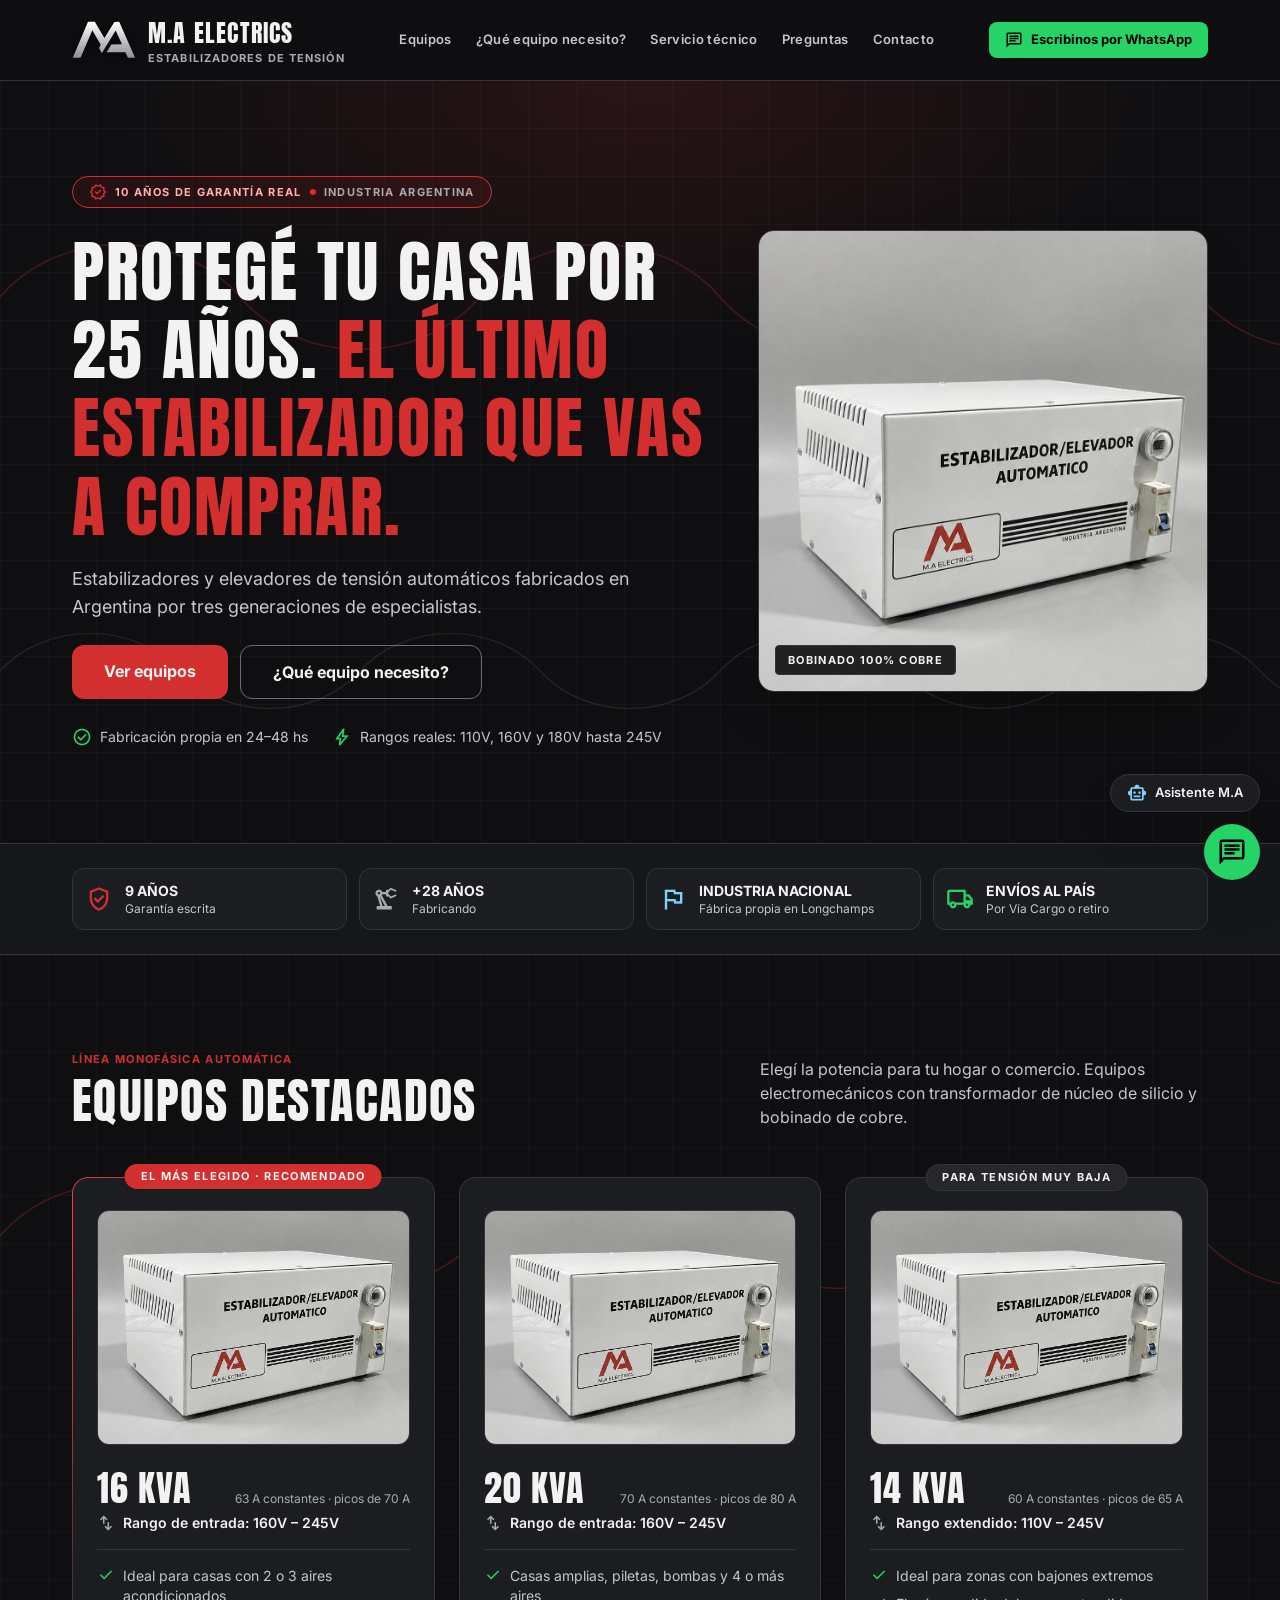
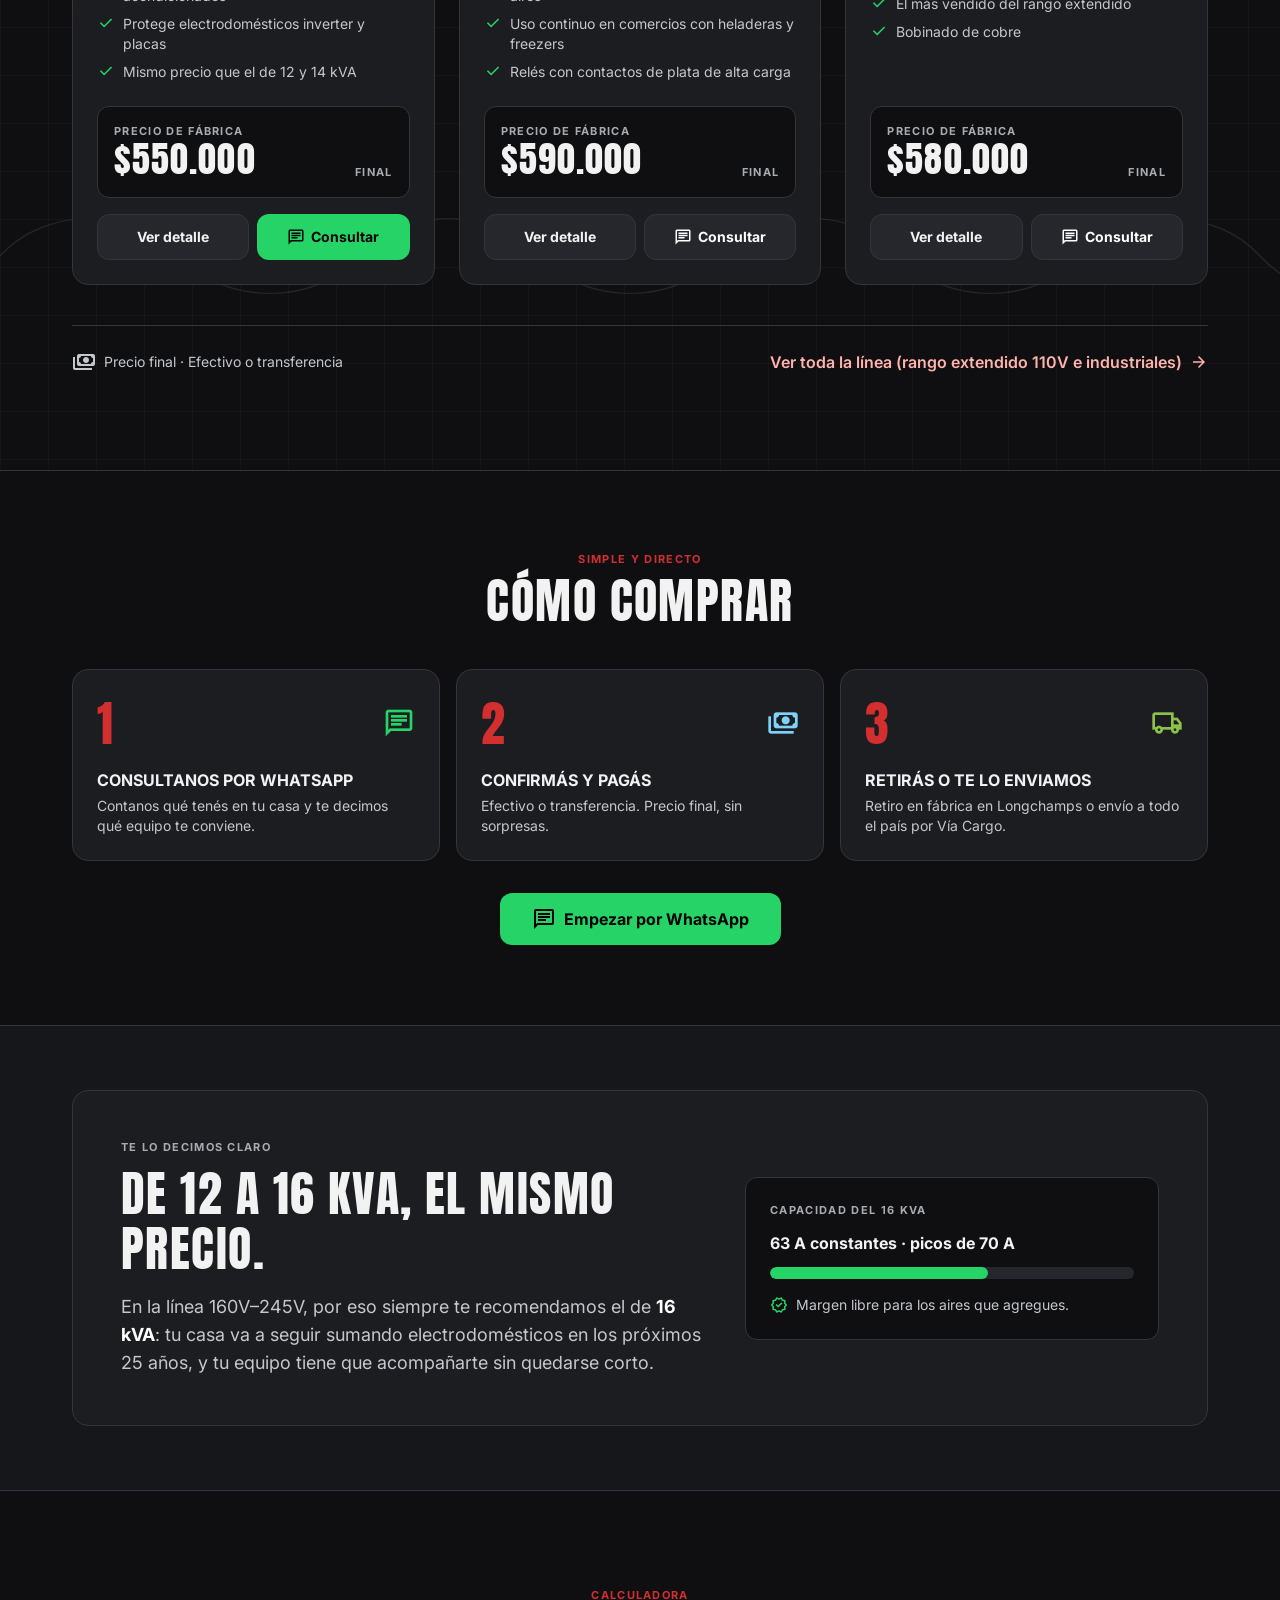
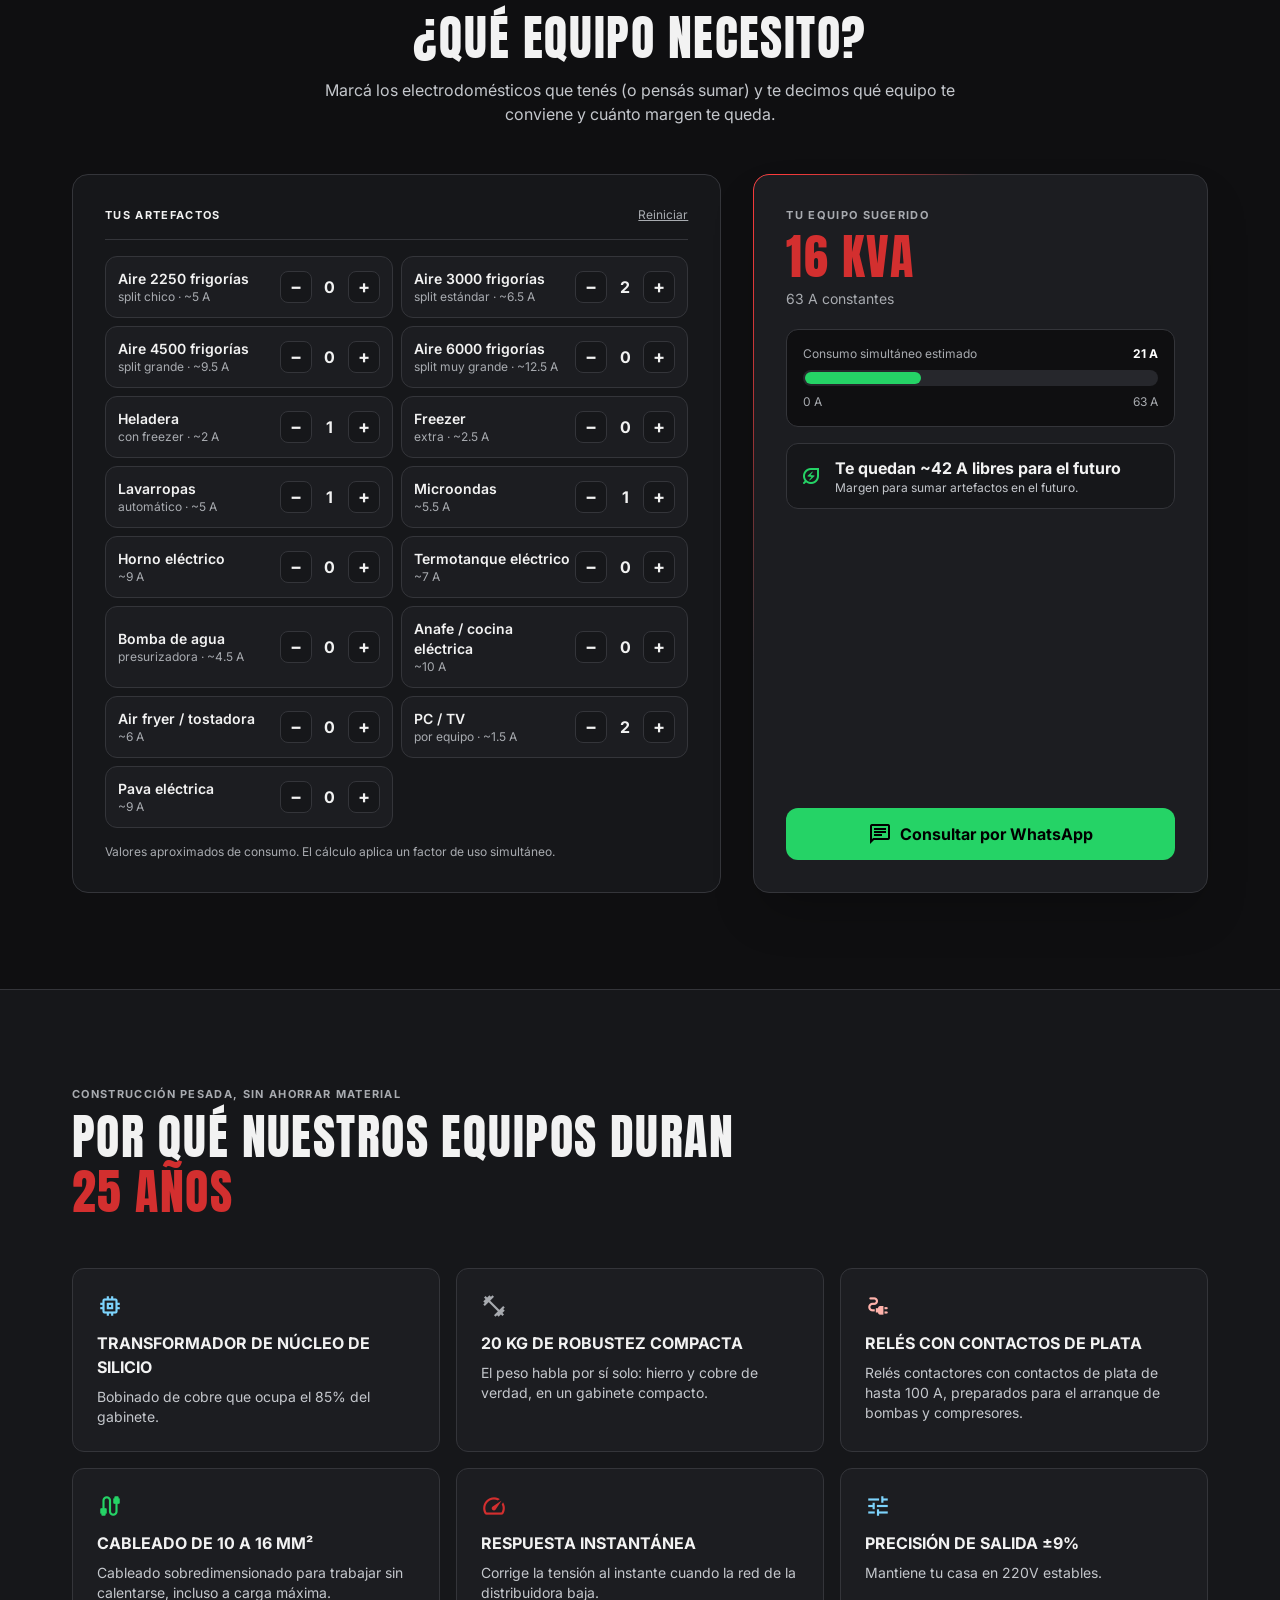
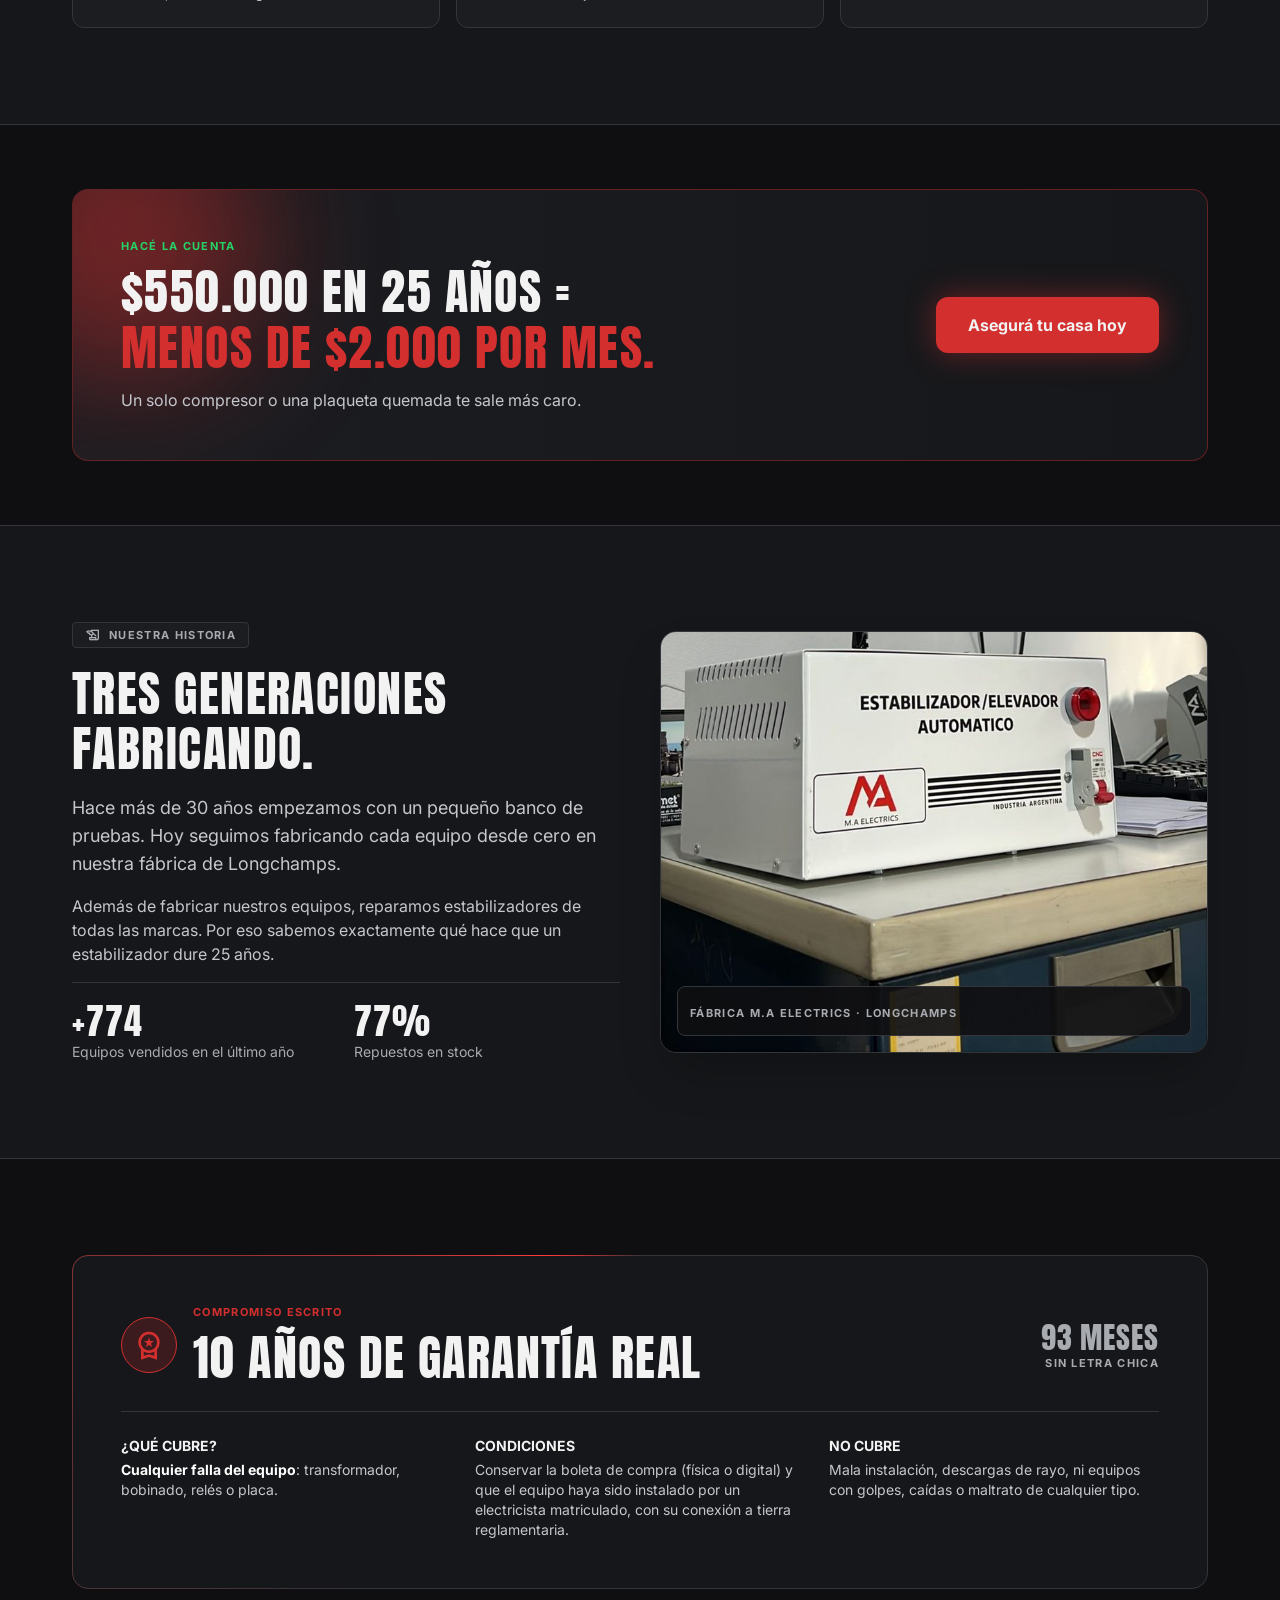
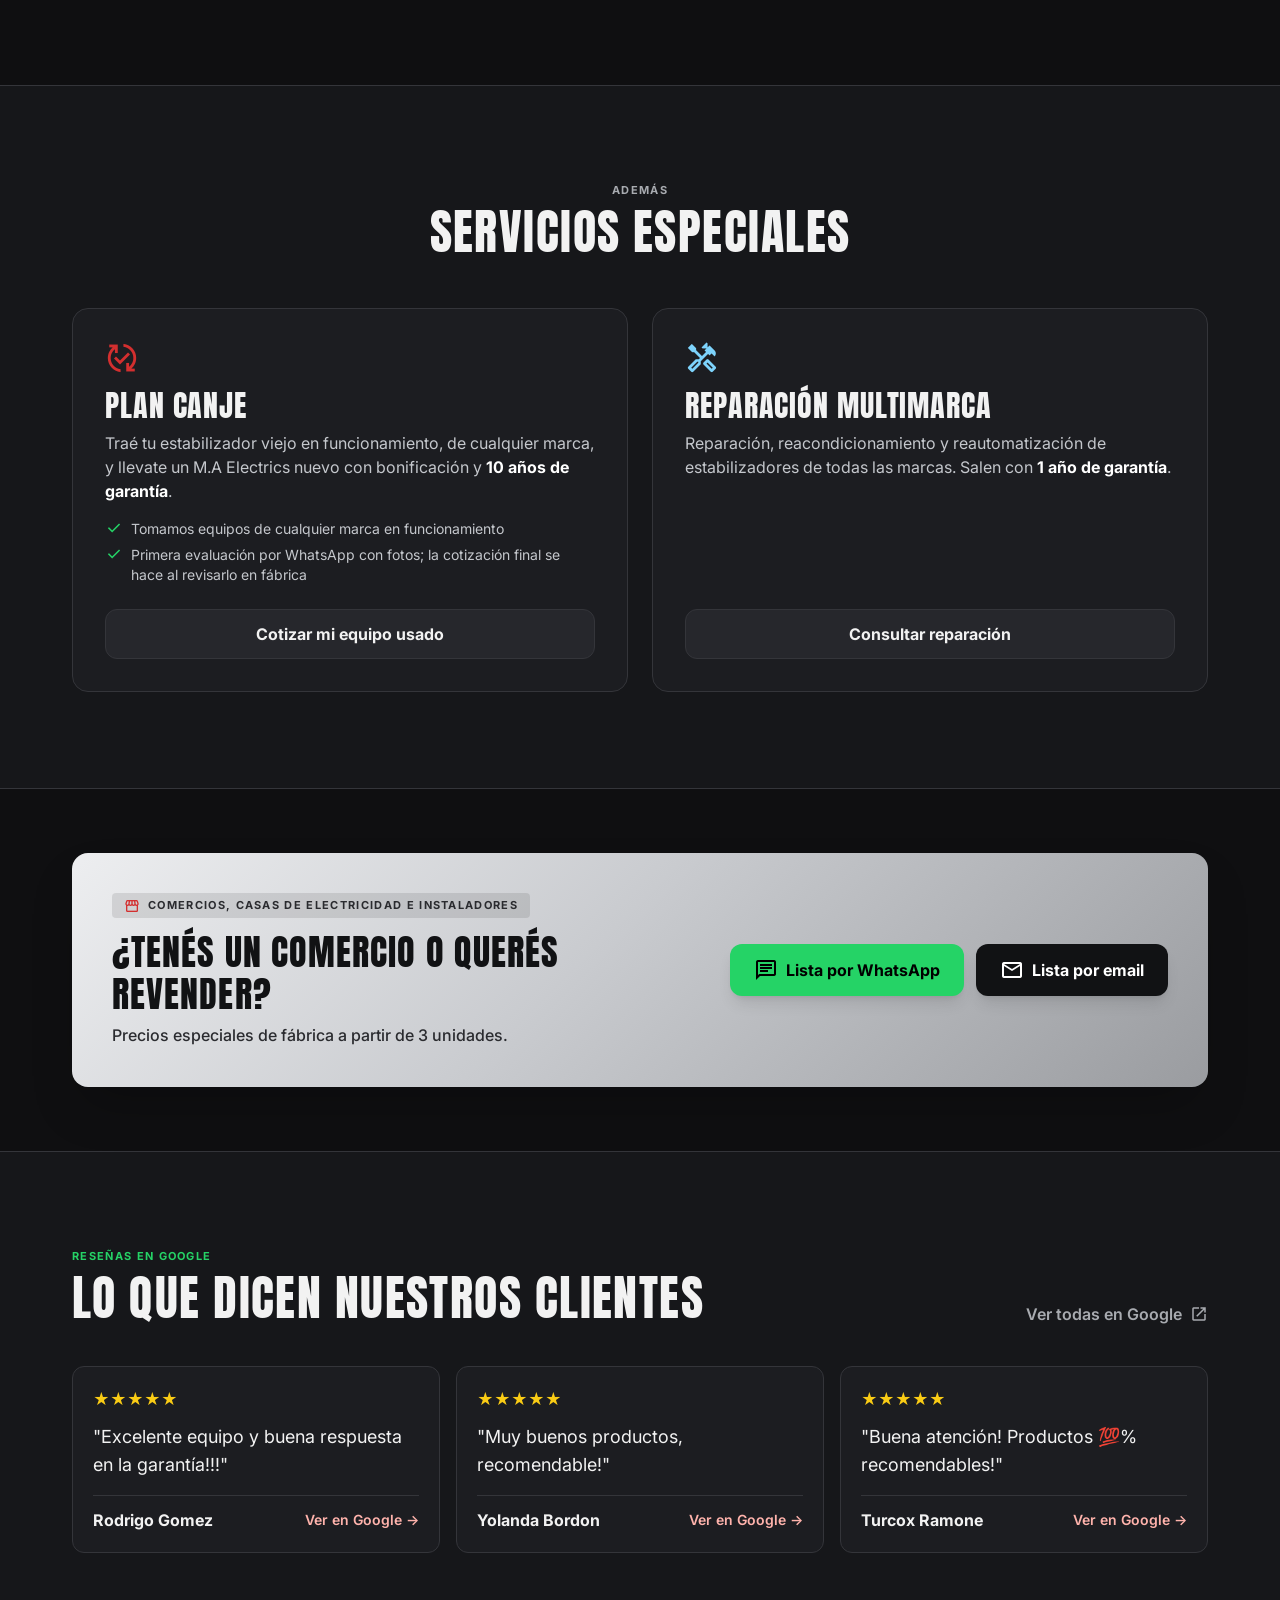
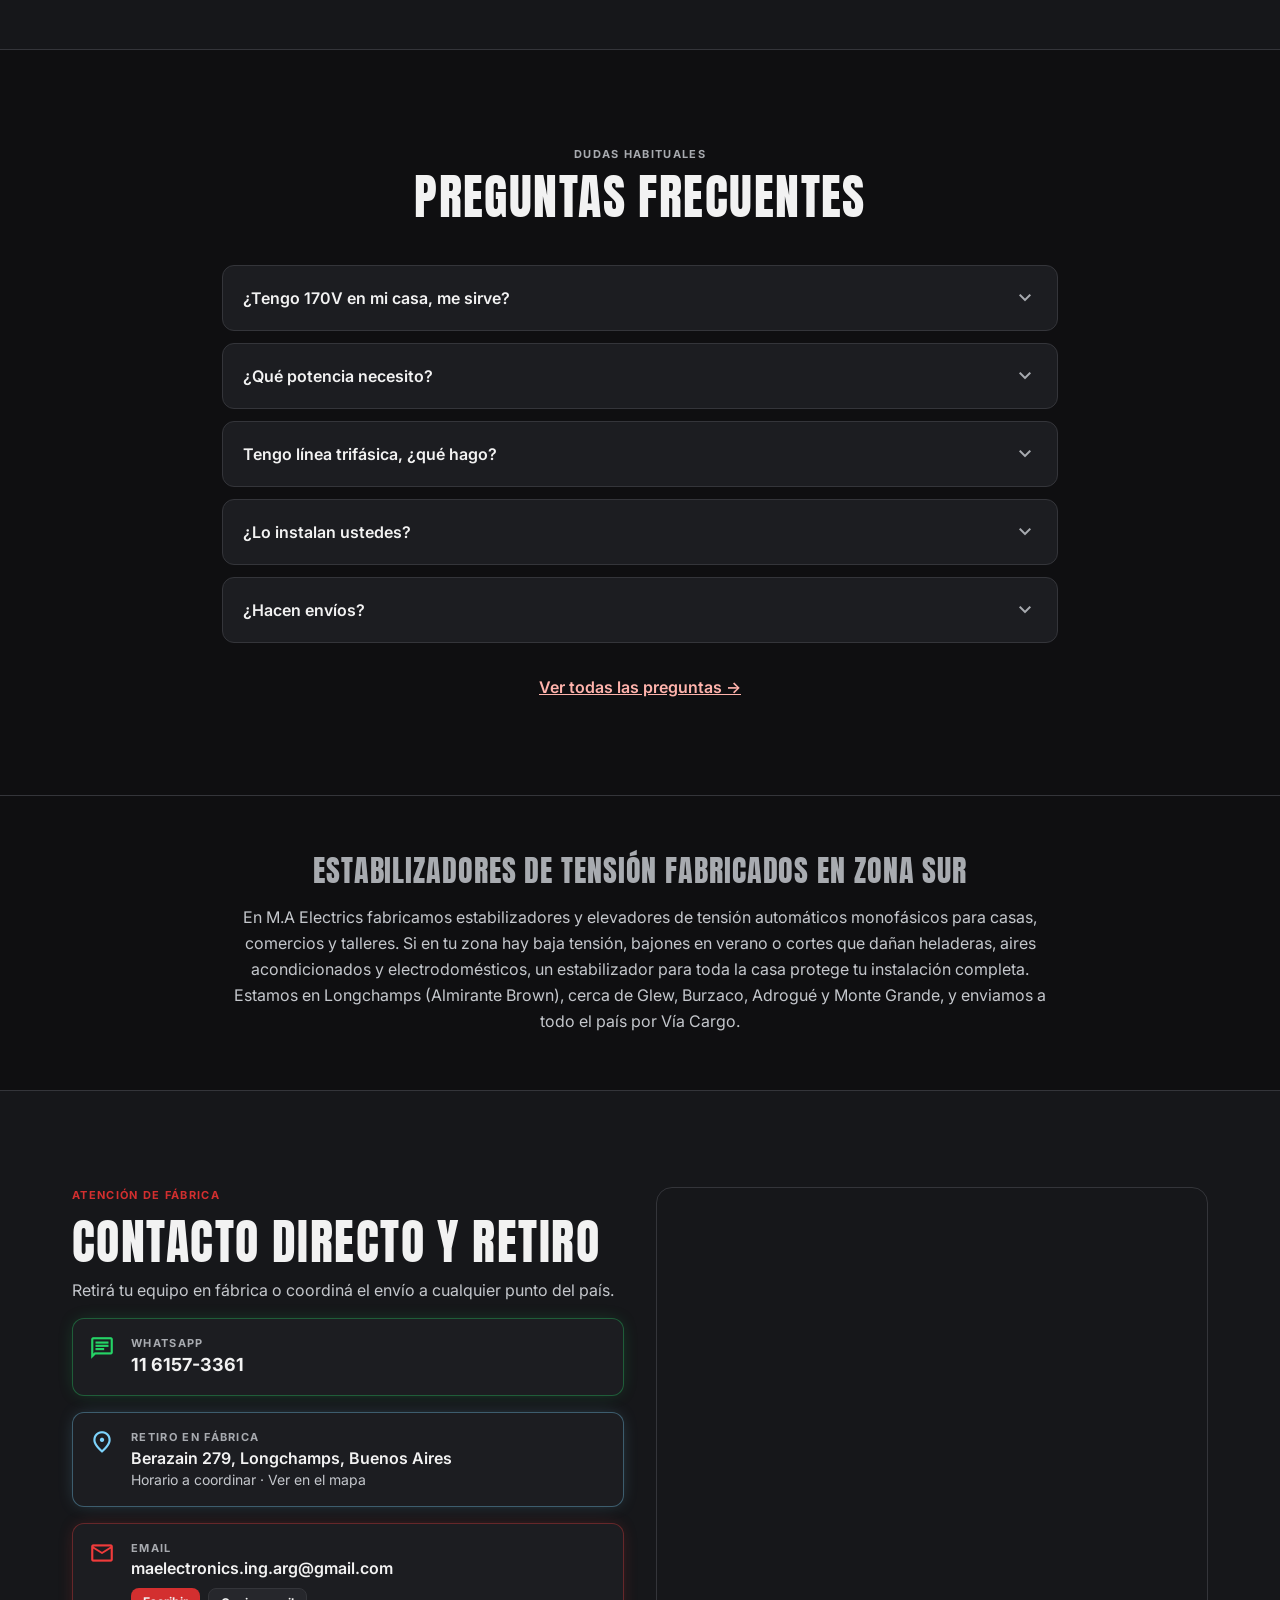
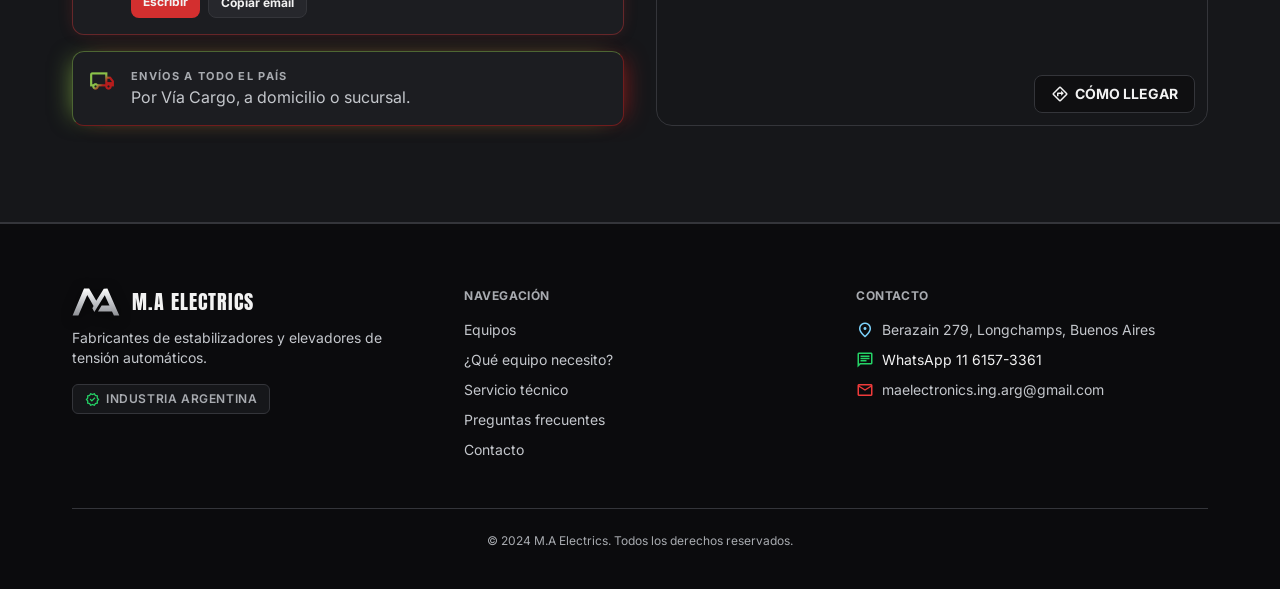
<file: index.html>
<!DOCTYPE html>
<html class="dark" lang="es">
<head>
<meta charset="utf-8">
<!-- Google tag (gtag.js) -->
<script async src="https://www.googletagmanager.com/gtag/js?id=G-9QQGJ3EWHC"></script>
<script>window.dataLayer=window.dataLayer||[];function gtag(){dataLayer.push(arguments);}gtag('js',new Date());gtag('config','G-9QQGJ3EWHC');</script>

<meta name="ma-version" content="v2026-10-03-ga">
<meta name="viewport" content="width=device-width, initial-scale=1.0">
<title>Estabilizadores de tensión para toda la casa | M.A Electrics</title>
<meta name="description" content="Estabilizadores y elevadores de tensión automáticos fabricados en Argentina. 10 años de garantía, envíos a todo el país y retiro en Longchamps.">
<meta property="og:title" content="Estabilizadores de tensión para toda la casa | M.A Electrics">
<meta property="og:description" content="Estabilizadores y elevadores de tensión automáticos fabricados en Argentina. 10 años de garantía, envíos a todo el país y retiro en Longchamps.">
<meta property="og:type" content="website">
<meta property="og:locale" content="es_AR">
<meta property="og:site_name" content="M.A Electrics">
<meta property="og:url" content="https://ma-electrics.vercel.app/">
<meta property="og:image" content="https://ma-electrics.vercel.app/assets/img/og.jpg">
<meta name="twitter:card" content="summary_large_image">
<link rel="canonical" href="https://ma-electrics.vercel.app/">
<meta name="theme-color" content="#0F0F11">
<link rel="icon" type="image/svg+xml" href="assets/img/favicon.svg">
<link rel="icon" type="image/png" sizes="32x32" href="assets/img/favicon-32.png">
<link rel="apple-touch-icon" href="assets/img/apple-touch-icon.png">
<link rel="preconnect" href="https://fonts.googleapis.com">
<link rel="preconnect" href="https://fonts.gstatic.com" crossorigin>
<link href="https://fonts.googleapis.com/css2?family=Anton&display=block" rel="stylesheet">
<link href="https://fonts.googleapis.com/css2?family=Inter:wght@400;500;600;700&display=swap" rel="stylesheet">
<link href="https://fonts.googleapis.com/css2?family=Material+Symbols+Outlined:opsz,wght,FILL,GRAD@20..48,100..700,0..1,-50..200&icon_names=arrow_forward,assignment,bolt,build,cable,calculate,call,chat,check,check_circle,chevron_right,close,directions,done,electric_bolt,electric_meter,electrical_services,energy_savings_leaf,expand_more,factory,fitness_center,flag,handyman,history,history_edu,home_repair_service,info,lightbulb,local_shipping,location_on,mail,memory,menu,open_in_new,payments,photo_camera,precision_manufacturing,published_with_changes,request_quote,smart_toy,speed,storefront,swap_vert,switch,sync_alt,tune,verified,verified_user,warning,workspace_premium&display=block" rel="stylesheet">
<link rel="stylesheet" href="assets/css/tailwind.css">
<link rel="stylesheet" href="assets/css/site.css">
<script type="application/ld+json">{"@context": "https://schema.org", "@type": "LocalBusiness", "@id": "https://ma-electrics.vercel.app/#negocio", "name": "M.A Electrics", "description": "Fabricantes de estabilizadores y elevadores de tensión automáticos monofásicos para casas, comercios y talleres.", "url": "https://ma-electrics.vercel.app/", "logo": "https://ma-electrics.vercel.app/assets/img/logo.jpg", "image": "https://ma-electrics.vercel.app/assets/img/og.jpg", "telephone": "+54 9 11 6157-3361", "email": "maelectronics.ing.arg@gmail.com", "priceRange": "$$", "address": {"@type": "PostalAddress", "streetAddress": "Berazain 279", "addressLocality": "Longchamps", "addressRegion": "Buenos Aires", "postalCode": "1854", "addressCountry": "AR"}, "areaServed": {"@type": "Country", "name": "Argentina"}, "sameAs": ["https://maps.app.goo.gl/WdGTRNUzSnEioxeb7"]}</script>
<script type="application/ld+json">{"@context": "https://schema.org", "@type": "Product", "name": "Estabilizador de tensión 16 kVA monofásico, rango 160V–245V", "brand": {"@type": "Brand", "name": "M.A Electrics"}, "image": "https://ma-electrics.vercel.app/assets/img/equipo-frente-h.jpg", "description": "Estabilizador / elevador de tensión automático de 16 kVA para toda la casa. Rango de entrada 160V – 245V, salida 220V ±9%, 10 años de garantía.", "offers": {"@type": "Offer", "price": "550000", "priceCurrency": "ARS", "availability": "https://schema.org/InStock", "url": "https://ma-electrics.vercel.app/producto.html?rango=160&kva=16", "seller": {"@id": "https://ma-electrics.vercel.app/#negocio"}}}</script>
<script type="application/ld+json">{"@context": "https://schema.org", "@type": "Product", "name": "Estabilizador de tensión 20 kVA monofásico, rango 160V–245V", "brand": {"@type": "Brand", "name": "M.A Electrics"}, "image": "https://ma-electrics.vercel.app/assets/img/equipo-frente-h.jpg", "description": "Estabilizador / elevador de tensión automático de 20 kVA para toda la casa. Rango de entrada 160V – 245V, salida 220V ±9%, 10 años de garantía.", "offers": {"@type": "Offer", "price": "590000", "priceCurrency": "ARS", "availability": "https://schema.org/InStock", "url": "https://ma-electrics.vercel.app/producto.html?rango=160&kva=20", "seller": {"@id": "https://ma-electrics.vercel.app/#negocio"}}}</script>
<script type="application/ld+json">{"@context": "https://schema.org", "@type": "Product", "name": "Estabilizador de tensión 25 kVA monofásico, rango 160V–245V", "brand": {"@type": "Brand", "name": "M.A Electrics"}, "image": "https://ma-electrics.vercel.app/assets/img/equipo-frente-h.jpg", "description": "Estabilizador / elevador de tensión automático de 25 kVA para toda la casa. Rango de entrada 160V – 245V, salida 220V ±9%, 10 años de garantía.", "offers": {"@type": "Offer", "price": "670000", "priceCurrency": "ARS", "availability": "https://schema.org/InStock", "url": "https://ma-electrics.vercel.app/producto.html?rango=160&kva=25", "seller": {"@id": "https://ma-electrics.vercel.app/#negocio"}}}</script>
<script type="application/ld+json">{"@context": "https://schema.org", "@type": "Product", "name": "Estabilizador de tensión 14 kVA monofásico, rango 110V–245V", "brand": {"@type": "Brand", "name": "M.A Electrics"}, "image": "https://ma-electrics.vercel.app/assets/img/equipo-frente-h.jpg", "description": "Estabilizador / elevador de tensión automático de 14 kVA para toda la casa. Rango de entrada 110V – 245V, salida 220V ±9%, 10 años de garantía.", "offers": {"@type": "Offer", "price": "580000", "priceCurrency": "ARS", "availability": "https://schema.org/InStock", "url": "https://ma-electrics.vercel.app/producto.html?rango=110&kva=14", "seller": {"@id": "https://ma-electrics.vercel.app/#negocio"}}}</script>
<script type="application/ld+json">{"@context": "https://schema.org", "@type": "FAQPage", "mainEntity": [{"@type": "Question", "name": "¿Tengo 170V en mi casa, me sirve?", "acceptedAnswer": {"@type": "Answer", "text": "Sí. El rango 160V–245V corrige desde 160V. Si tu tensión baja de 160V, te conviene el rango extendido 110V–245V."}}, {"@type": "Question", "name": "¿Qué potencia necesito?", "acceptedAnswer": {"@type": "Answer", "text": "Para un hogar promedio, 16 kVA. Si tenés mucha carga, te recomendamos 20 o 25 kVA. Usá la calculadora o escribinos."}}, {"@type": "Question", "name": "Tengo línea trifásica, ¿qué hago?", "acceptedAnswer": {"@type": "Answer", "text": "Se instalan 3 equipos monofásicos, uno por fase."}}, {"@type": "Question", "name": "¿Lo instalan ustedes?", "acceptedAnswer": {"@type": "Answer", "text": "Vendemos el equipo. Te recomendamos electricistas matriculados de confianza."}}, {"@type": "Question", "name": "¿Hacen envíos?", "acceptedAnswer": {"@type": "Answer", "text": "A todo el país por Vía Cargo, a domicilio o sucursal. El envío lo paga el cliente."}}]}</script>
<script src="assets/js/analytics.js"></script>
</head>
<body class="bg-background font-body text-text-primary antialiased min-h-screen">
<header class="fixed top-0 left-0 right-0 z-50 bg-background/95 backdrop-blur-md border-b border-border">
  <div class="h-20 max-w-[1200px] mx-auto px-4 md:px-8 flex items-center justify-between gap-6">
    <a href="index.html" class="logo-link flex items-center gap-3">
      <svg class="ma-logo w-14 md:w-16" viewBox="-6 -6 488 288" role="img" aria-label="M.A Electrics"><defs><linearGradient id="svh" x1="0" y1="0" x2="0" y2="1"><stop offset="0" stop-color="#FFFFFF"/><stop offset=".45" stop-color="#C9CBCF"/><stop offset="1" stop-color="#8E9095"/></linearGradient><linearGradient id="shh" x1="0" y1="0" x2="1" y2="0"><stop offset="0" stop-color="#FF3B3B" stop-opacity="0"/><stop offset=".5" stop-color="#FF3B3B" stop-opacity=".95"/><stop offset="1" stop-color="#FF3B3B" stop-opacity="0"/></linearGradient><clipPath id="clh"><path d="M0,274 L59,275 L149,64 L213,176 L201,200 L221,239 L327,67 L375,172 L295,173 L258,232 L401,232 L420,275 L475,275 L354,0 L317,1 L241,124 L168,0 L116,0Z"/></clipPath></defs><path d="M0,274 L59,275 L149,64 L213,176 L201,200 L221,239 L327,67 L375,172 L295,173 L258,232 L401,232 L420,275 L475,275 L354,0 L317,1 L241,124 L168,0 L116,0Z" fill="url(#svh)"/><g clip-path="url(#clh)"><rect class="ma-shine" x="-160" y="-20" width="110" height="316" fill="url(#shh)" transform="skewX(-20)"/></g></svg>
      <span class="flex flex-col leading-none">
        <span class="font-display text-2xl uppercase tracking-wider">M.A Electrics</span>
        <span class="text-[11px] font-bold text-silver uppercase tracking-widest mt-1">Estabilizadores de tensión</span>
      </span>
    </a>
    <nav class="hidden lg:flex items-center gap-6 text-[13px] font-semibold tracking-wide">
      <a data-nav="equipos" href="equipos.html" class="nav-link">Equipos</a>
      <a data-nav="calculadora" href="index.html#calculadora" class="nav-link">¿Qué equipo necesito?</a>
      <a data-nav="servicio" href="servicio.html" class="nav-link">Servicio técnico</a>
      <a data-nav="preguntas" href="preguntas.html" class="nav-link">Preguntas</a>
      <a data-nav="contacto" href="preguntas.html#contacto" class="nav-link">Contacto</a>
    </nav>
    <div class="flex items-center gap-3">
      <a href="https://wa.me/5491161573361" target="_blank" rel="noopener" class="hidden sm:inline-flex items-center gap-2 bg-whatsapp hover:brightness-95 text-black text-[13px] font-bold px-4 py-2 rounded-lg">
        <span class="material-symbols-outlined text-[18px]">chat</span>Escribinos por WhatsApp</a>
      <button id="menu-btn" type="button" aria-label="Abrir menú" class="lg:hidden p-1 text-text-primary"><span class="material-symbols-outlined text-[30px]">menu</span></button>
    </div>
  </div>
  <nav id="mobile-menu" class="hidden lg:hidden border-t border-border bg-background px-4 py-4 flex-col gap-1 text-base font-semibold">
    <a href="equipos.html" class="py-3 border-b border-border">Equipos</a>
    <a href="index.html#calculadora" class="py-3 border-b border-border">¿Qué equipo necesito?</a>
    <a href="servicio.html" class="py-3 border-b border-border">Servicio técnico</a>
    <a href="preguntas.html" class="py-3 border-b border-border">Preguntas</a>
    <a href="preguntas.html#contacto" class="py-3">Contacto</a>
    <a href="https://wa.me/5491161573361" target="_blank" rel="noopener" class="mt-3 inline-flex justify-center items-center gap-2 bg-whatsapp text-black font-bold py-3 rounded-lg"><span class="material-symbols-outlined">chat</span>Escribinos por WhatsApp</a>
  </nav>
</header>
<main class="pt-20" data-page="home">

<!-- HERO -->
<section class="bg-onda bg-grilla relative overflow-hidden border-b border-border py-16 md:py-24">
  <div class="absolute inset-0 bg-[radial-gradient(ellipse_60%_50%_at_50%_0%,rgba(211,47,47,0.14),transparent_70%)] pointer-events-none"></div>
  <div class="relative max-w-[1200px] mx-auto px-4 md:px-8 grid grid-cols-1 lg:grid-cols-12 gap-10 items-center">
    <div class="lg:col-span-7 flex flex-col items-start gap-5">
      <div class="inline-flex flex-wrap items-center gap-2 px-4 py-1.5 rounded-full border border-accent bg-accent/10">
        <span class="material-symbols-outlined text-accent text-[18px]">verified</span>
        <span class="eyebrow text-accent-soft">10 años de garantía real</span>
        <span class="w-1.5 h-1.5 rounded-full bg-accent"></span>
        <span class="eyebrow text-silver">Industria Argentina</span>
      </div>
      <h1 class="display-title text-[40px] sm:text-6xl lg:text-[68px]">Protegé tu casa por 25 años. <span class="text-accent">El último estabilizador que vas a comprar.</span></h1>
      <p class="text-lg text-text-secondary max-w-xl">Estabilizadores y elevadores de tensión automáticos fabricados en Argentina por tres generaciones de especialistas.</p>
      <div class="flex flex-col sm:flex-row gap-3 w-full sm:w-auto pt-1">
        <a href="equipos.html" class="text-center font-bold bg-accent hover:bg-accent-hover px-8 py-3.5 rounded-xl">Ver equipos</a>
        <a href="#calculadora" class="text-center font-bold border border-silver/60 hover:bg-surface-high px-8 py-3.5 rounded-xl">¿Qué equipo necesito?</a>
      </div>
      <div class="flex flex-col sm:flex-row gap-3 sm:gap-6 text-sm text-text-secondary pt-2">
        <span class="flex items-center gap-2"><span class="material-symbols-outlined text-whatsapp text-[20px]">check_circle</span>Fabricación propia en 24–48 hs</span>
        <span class="flex items-center gap-2"><span class="material-symbols-outlined text-whatsapp text-[20px]">bolt</span>Rangos reales: 110V, 160V y 180V hasta 245V</span>
      </div>
    </div>
    <div class="lg:col-span-5">
      <div class="relative rounded-2xl overflow-hidden border border-border shadow-2xl bg-surface-elevated">
        <img src="assets/img/equipo-frente.jpg" alt="Estabilizador de tensión M.A Electrics de 16 kVA, gabinete blanco" class="w-full h-[380px] md:h-[460px] object-cover">
        <span class="absolute bottom-4 left-4 bg-background/90 border border-border px-3 py-1.5 rounded eyebrow">Bobinado 100% cobre</span>
      </div>
    </div>
  </div>
</section>

<!-- FRANJA DE CONFIANZA -->
<section class="bg-surface border-b border-border py-6">
  <div class="max-w-[1200px] mx-auto px-4 md:px-8 grid grid-cols-2 md:grid-cols-4 gap-3">
    <div class="reveal flex items-center gap-3 p-3 rounded-xl bg-surface-elevated border border-border"><span class="material-symbols-outlined text-accent text-[28px]">verified_user</span><div><div class="font-bold uppercase text-sm"><span data-count="10">10</span> años</div><div class="text-xs text-text-secondary">Garantía escrita</div></div></div>
    <div class="reveal flex items-center gap-3 p-3 rounded-xl bg-surface-elevated border border-border"><span class="material-symbols-outlined text-silver text-[28px]">precision_manufacturing</span><div><div class="font-bold uppercase text-sm">+<span data-count="30">30</span> años</div><div class="text-xs text-text-secondary">Fabricando</div></div></div>
    <div class="reveal flex items-center gap-3 p-3 rounded-xl bg-surface-elevated border border-border"><span class="material-symbols-outlined text-sky-300 text-[28px]">flag</span><div><div class="font-bold uppercase text-sm">Industria nacional</div><div class="text-xs text-text-secondary">Fábrica propia en Longchamps</div></div></div>
    <div class="reveal flex items-center gap-3 p-3 rounded-xl bg-surface-elevated border border-border"><span class="material-symbols-outlined text-whatsapp text-[28px]">local_shipping</span><div><div class="font-bold uppercase text-sm">Envíos al país</div><div class="text-xs text-text-secondary">Por Vía Cargo o retiro</div></div></div>
  </div>
</section>

<!-- EQUIPOS DESTACADOS -->
<section id="equipos" class="bg-onda bg-grilla py-16 md:py-24 border-b border-border">
  <div class="max-w-[1200px] mx-auto px-4 md:px-8">
    <div class="flex flex-col md:flex-row md:items-end justify-between gap-4 mb-12">
      <div><div class="eyebrow text-accent mb-1">Línea monofásica automática</div><h2 class="display-title text-4xl md:text-5xl">Equipos destacados</h2></div>
      <p class="text-text-secondary max-w-md">Elegí la potencia para tu hogar o comercio. Equipos electromecánicos con transformador de núcleo de silicio y bobinado de cobre.</p>
    </div>
    <div class="grid grid-cols-1 md:grid-cols-3 gap-6">
      <article class="card-hover reveal relative bg-surface-elevated rounded-2xl glow-border p-6 flex flex-col justify-between"><div class="absolute z-10 -top-3.5 left-1/2 -translate-x-1/2 bg-accent eyebrow px-4 py-1 rounded-full whitespace-nowrap">EL MÁS ELEGIDO · RECOMENDADO</div>
  <div>
    <a href="producto.html?rango=160&kva=16" class="block rounded-xl overflow-hidden border border-border mb-5 mt-2"><img src="assets/img/equipo-frente-h.jpg" alt="Estabilizador de tensión M.A Electrics de 16 kVA" class="w-full aspect-[4/3] object-cover"></a>
    <div class="flex items-baseline justify-between gap-2 mb-1"><h3 class="display-title text-4xl">16 kVA</h3><span class="text-xs text-silver text-right">63 A constantes · picos de 70 A</span></div>
    <div class="flex items-center gap-2 text-sm font-semibold mb-4"><span class="material-symbols-outlined text-[18px] text-silver">swap_vert</span>Rango de entrada: 160V – 245V</div>
    <ul class="space-y-2 text-sm text-text-secondary border-t border-border pt-4 mb-6"><li class="flex gap-2"><span class="material-symbols-outlined text-whatsapp text-[18px]">check</span><span>Ideal para casas con 2 o 3 aires acondicionados</span></li><li class="flex gap-2"><span class="material-symbols-outlined text-whatsapp text-[18px]">check</span><span>Protege electrodomésticos inverter y placas</span></li><li class="flex gap-2"><span class="material-symbols-outlined text-whatsapp text-[18px]">check</span><span>Mismo precio que el de 12 y 14 kVA</span></li></ul>
  </div>
  <div>
    <div class="bg-background p-4 rounded-xl border border-border mb-4 flex items-end justify-between"><div><span class="eyebrow text-silver block">Precio de fábrica</span><span class="display-title text-4xl" data-precio="160-16">$550.000</span></div><span class="eyebrow text-silver">Final</span></div>
    <div class="grid grid-cols-2 gap-2">
      <a href="producto.html?rango=160&kva=16" class="text-center font-bold bg-surface-high hover:bg-border border border-border py-3 rounded-xl text-sm">Ver detalle</a>
      <a href="https://wa.me/5491161573361?text=Hola%2C%20quiero%20consultar%20por%20el%20equipo%20de%2016%20kVA%2C%20rango%20160V%20%E2%80%93%20245V" target="_blank" rel="noopener" class="inline-flex items-center justify-center gap-1.5 font-bold bg-whatsapp text-black py-3 rounded-xl text-sm"><span class="material-symbols-outlined text-[18px]">chat</span>Consultar</a>
    </div>
  </div>
</article>
      <article class="card-hover reveal relative bg-surface-elevated rounded-2xl border border-border p-6 flex flex-col justify-between">
  <div>
    <a href="producto.html?rango=160&kva=20" class="block rounded-xl overflow-hidden border border-border mb-5 mt-2"><img src="assets/img/equipo-frente-h.jpg" alt="Estabilizador de tensión M.A Electrics de 20 kVA" class="w-full aspect-[4/3] object-cover"></a>
    <div class="flex items-baseline justify-between gap-2 mb-1"><h3 class="display-title text-4xl">20 kVA</h3><span class="text-xs text-silver text-right">70 A constantes · picos de 80 A</span></div>
    <div class="flex items-center gap-2 text-sm font-semibold mb-4"><span class="material-symbols-outlined text-[18px] text-silver">swap_vert</span>Rango de entrada: 160V – 245V</div>
    <ul class="space-y-2 text-sm text-text-secondary border-t border-border pt-4 mb-6"><li class="flex gap-2"><span class="material-symbols-outlined text-whatsapp text-[18px]">check</span><span>Casas amplias, piletas, bombas y 4 o más aires</span></li><li class="flex gap-2"><span class="material-symbols-outlined text-whatsapp text-[18px]">check</span><span>Uso continuo en comercios con heladeras y freezers</span></li><li class="flex gap-2"><span class="material-symbols-outlined text-whatsapp text-[18px]">check</span><span>Relés con contactos de plata de alta carga</span></li></ul>
  </div>
  <div>
    <div class="bg-background p-4 rounded-xl border border-border mb-4 flex items-end justify-between"><div><span class="eyebrow text-silver block">Precio de fábrica</span><span class="display-title text-4xl" data-precio="160-20">$590.000</span></div><span class="eyebrow text-silver">Final</span></div>
    <div class="grid grid-cols-2 gap-2">
      <a href="producto.html?rango=160&kva=20" class="text-center font-bold bg-surface-high hover:bg-border border border-border py-3 rounded-xl text-sm">Ver detalle</a>
      <a href="https://wa.me/5491161573361?text=Hola%2C%20quiero%20consultar%20por%20el%20equipo%20de%2020%20kVA%2C%20rango%20160V%20%E2%80%93%20245V" target="_blank" rel="noopener" class="inline-flex items-center justify-center gap-1.5 font-bold bg-surface-high border border-border text-white py-3 rounded-xl text-sm"><span class="material-symbols-outlined text-[18px]">chat</span>Consultar</a>
    </div>
  </div>
</article>
      <article class="card-hover reveal relative bg-surface-elevated rounded-2xl border border-border p-6 flex flex-col justify-between"><div class="absolute z-10 -top-3.5 left-1/2 -translate-x-1/2 bg-surface-high border border-border eyebrow px-4 py-1 rounded-full whitespace-nowrap">PARA TENSIÓN MUY BAJA</div>
  <div>
    <a href="producto.html?rango=110&kva=14" class="block rounded-xl overflow-hidden border border-border mb-5 mt-2"><img src="assets/img/equipo-frente-h.jpg" alt="Estabilizador de tensión M.A Electrics de 14 kVA" class="w-full aspect-[4/3] object-cover"></a>
    <div class="flex items-baseline justify-between gap-2 mb-1"><h3 class="display-title text-4xl">14 kVA</h3><span class="text-xs text-silver text-right">60 A constantes · picos de 65 A</span></div>
    <div class="flex items-center gap-2 text-sm font-semibold mb-4"><span class="material-symbols-outlined text-[18px] text-silver">swap_vert</span>Rango extendido: 110V – 245V</div>
    <ul class="space-y-2 text-sm text-text-secondary border-t border-border pt-4 mb-6"><li class="flex gap-2"><span class="material-symbols-outlined text-whatsapp text-[18px]">check</span><span>Ideal para zonas con bajones extremos</span></li><li class="flex gap-2"><span class="material-symbols-outlined text-whatsapp text-[18px]">check</span><span>El más vendido del rango extendido</span></li><li class="flex gap-2"><span class="material-symbols-outlined text-whatsapp text-[18px]">check</span><span>Bobinado de cobre</span></li></ul>
  </div>
  <div>
    <div class="bg-background p-4 rounded-xl border border-border mb-4 flex items-end justify-between"><div><span class="eyebrow text-silver block">Precio de fábrica</span><span class="display-title text-4xl" data-precio="110-14">$580.000</span></div><span class="eyebrow text-silver">Final</span></div>
    <div class="grid grid-cols-2 gap-2">
      <a href="producto.html?rango=110&kva=14" class="text-center font-bold bg-surface-high hover:bg-border border border-border py-3 rounded-xl text-sm">Ver detalle</a>
      <a href="https://wa.me/5491161573361?text=Hola%2C%20quiero%20consultar%20por%20el%20equipo%20de%2014%20kVA%2C%20rango%20110V%20%E2%80%93%20245V" target="_blank" rel="noopener" class="inline-flex items-center justify-center gap-1.5 font-bold bg-surface-high border border-border text-white py-3 rounded-xl text-sm"><span class="material-symbols-outlined text-[18px]">chat</span>Consultar</a>
    </div>
  </div>
</article>
    </div>
    <div class="mt-10 pt-6 border-t border-border flex flex-col sm:flex-row items-center justify-between gap-4">
      <span class="flex items-center gap-2 text-sm text-text-secondary"><span class="material-symbols-outlined">payments</span>Precio final · Efectivo o transferencia</span>
      <a href="equipos.html" class="inline-flex items-center gap-2 font-semibold text-accent-soft hover:text-white">Ver toda la línea (rango extendido 110V e industriales)<span class="material-symbols-outlined text-[18px]">arrow_forward</span></a>
    </div>
  </div>
</section>

<!-- CÓMO COMPRAR -->
<section class="py-16 md:py-20 border-b border-border">
  <div class="max-w-[1200px] mx-auto px-4 md:px-8">
    <div class="text-center max-w-2xl mx-auto mb-10"><div class="eyebrow text-accent mb-1">Simple y directo</div><h2 class="display-title text-4xl md:text-5xl">Cómo comprar</h2></div>
    <div class="grid grid-cols-1 md:grid-cols-3 gap-4 relative">
      <div class="card-hover reveal bg-surface-elevated border border-border rounded-2xl p-6"><div class="flex items-center justify-between mb-4"><span class="display-title text-5xl text-accent">1</span><span class="ico material-symbols-outlined text-whatsapp text-[32px]">chat</span></div><h3 class="font-bold uppercase mb-1">Consultanos por WhatsApp</h3><p class="text-sm text-text-secondary">Contanos qué tenés en tu casa y te decimos qué equipo te conviene.</p></div>
      <div class="card-hover reveal bg-surface-elevated border border-border rounded-2xl p-6"><div class="flex items-center justify-between mb-4"><span class="display-title text-5xl text-accent">2</span><span class="ico material-symbols-outlined text-sky-300 text-[32px]">payments</span></div><h3 class="font-bold uppercase mb-1">Confirmás y pagás</h3><p class="text-sm text-text-secondary">Efectivo o transferencia. Precio final, sin sorpresas.</p></div>
      <div class="card-hover reveal bg-surface-elevated border border-border rounded-2xl p-6"><div class="flex items-center justify-between mb-4"><span class="display-title text-5xl text-accent">3</span><span class="ico material-symbols-outlined text-[32px]" style="color:#8BC34A">local_shipping</span></div><h3 class="font-bold uppercase mb-1">Retirás o te lo enviamos</h3><p class="text-sm text-text-secondary">Retiro en fábrica en Longchamps o envío a todo el país por Vía Cargo.</p></div>
    </div>
    <div class="text-center mt-8"><a href="https://wa.me/5491161573361?text=Hola%2C%20quiero%20consultar%20por%20un%20estabilizador" target="_blank" rel="noopener" class="inline-flex items-center gap-2 bg-whatsapp text-black font-bold px-8 py-3.5 rounded-xl btn-wa-big"><span class="material-symbols-outlined">chat</span>Empezar por WhatsApp</a></div>
  </div>
</section>

<!-- DE 12 A 16 -->
<section class="bg-surface border-b border-border py-16">
  <div class="max-w-[1200px] mx-auto px-4 md:px-8">
    <div class="rounded-2xl bg-surface-elevated border border-border p-6 md:p-12 grid grid-cols-1 lg:grid-cols-12 gap-8 items-center">
      <div class="lg:col-span-7">
        <div class="eyebrow text-silver mb-2">Te lo decimos claro</div>
        <h2 class="display-title text-4xl md:text-5xl mb-4">De 12 a 16 kVA, el mismo precio.</h2>
        <p class="text-lg text-text-secondary">En la línea 160V–245V, por eso siempre te recomendamos el de <strong class="text-white">16 kVA</strong>: tu casa va a seguir sumando electrodomésticos en los próximos 25 años, y tu equipo tiene que acompañarte sin quedarse corto.</p>
      </div>
      <div class="lg:col-span-5 bg-background p-6 rounded-xl border border-border">
        <div class="eyebrow text-silver mb-3">Capacidad del 16 kVA</div>
        <p class="font-bold mb-3">63 A constantes · picos de 70 A</p>
        <div class="w-full h-3 bg-surface-high rounded-full overflow-hidden mb-4"><div class="bg-whatsapp h-full rounded-full w-[60%]"></div></div>
        <p class="flex items-center gap-2 text-sm text-text-secondary"><span class="material-symbols-outlined text-whatsapp text-[18px]">verified</span>Margen libre para los aires que agregues.</p>
      </div>
    </div>
  </div>
</section>

<!-- CALCULADORA -->
<section id="calculadora" class="py-16 md:py-24 border-b border-border">
  <div class="max-w-[1200px] mx-auto px-4 md:px-8">
    <div class="text-center max-w-2xl mx-auto mb-12">
      <div class="eyebrow text-accent mb-1">Calculadora</div>
      <h2 class="display-title text-4xl md:text-5xl">¿Qué equipo necesito?</h2>
      <p class="text-text-secondary mt-3">Marcá los electrodomésticos que tenés (o pensás sumar) y te decimos qué equipo te conviene y cuánto margen te queda.</p>
    </div>
    <div class="grid grid-cols-1 lg:grid-cols-12 gap-8">
      <div class="lg:col-span-7 bg-surface rounded-2xl border border-border p-5 md:p-8">
        <div class="flex items-center justify-between pb-4 mb-4 border-b border-border">
          <span class="eyebrow">Tus artefactos</span>
          <button id="calc-reset" type="button" class="tap text-xs text-silver underline hover:text-white">Reiniciar</button>
        </div>
        <div id="calc-items" class="grid grid-cols-1 sm:grid-cols-2 gap-2"></div>
        <p class="text-xs text-silver mt-4">Valores aproximados de consumo. El cálculo aplica un factor de uso simultáneo.</p>
      </div>
      <div class="lg:col-span-5">
        <div class="glow-border h-full bg-surface-elevated rounded-2xl p-6 md:p-8 flex flex-col justify-between shadow-2xl">
          <div>
            <div class="eyebrow text-silver mb-1">Tu equipo sugerido</div>
            <div class="mb-5"><span id="calc-model" class="display-title text-5xl text-accent block">16 kVA</span><span id="calc-cap" class="text-sm text-silver block mt-1"></span></div>
            <div class="bg-background p-4 rounded-xl border border-border mb-4">
              <div class="flex justify-between text-xs text-silver mb-2"><span>Consumo simultáneo estimado</span><span id="calc-amps" class="font-bold text-white">0 A</span></div>
              <div class="w-full h-4 bg-surface-high rounded-full overflow-hidden p-0.5"><div id="calc-bar" class="h-full bg-whatsapp rounded-full transition-all duration-300" style="width:0%"></div></div>
              <div class="flex justify-between text-xs text-silver mt-2"><span>0 A</span><span id="calc-max">63 A</span></div>
            </div>
            <div class="p-3 rounded-xl bg-surface border border-border flex items-center gap-3 mb-4">
              <span class="material-symbols-outlined text-whatsapp">energy_savings_leaf</span>
              <div><div id="calc-free" class="font-bold">Te quedan ~0 A libres</div><div id="calc-free-sub" class="text-xs text-text-secondary">Margen para sumar artefactos en el futuro.</div></div>
            </div>
          </div>
          <a id="calc-wa" href="#" target="_blank" rel="noopener" class="w-full flex items-center justify-center text-center gap-2 bg-whatsapp text-black font-bold py-3.5 px-4 rounded-xl"><span class="material-symbols-outlined">chat</span><span>Consultar por WhatsApp</span></a>
        </div>
      </div>
    </div>
  </div>
</section>

<!-- POR QUÉ DURAN -->
<section class="bg-surface border-b border-border py-16 md:py-24">
  <div class="max-w-[1200px] mx-auto px-4 md:px-8">
    <div class="max-w-3xl mb-12">
      <div class="eyebrow text-silver mb-1">Construcción pesada, sin ahorrar material</div>
      <h2 class="display-title text-4xl md:text-5xl">Por qué nuestros equipos duran<span class="block text-accent">25 años</span></h2>
    </div>
    <div class="grid grid-cols-1 md:grid-cols-2 lg:grid-cols-3 gap-4">
      <div class="card-hover reveal bg-surface-elevated rounded-xl border border-border p-6"><span class="ico material-symbols-outlined text-sky-300 text-[26px] mb-3">memory</span><h3 class="font-bold uppercase mb-2">Transformador de núcleo de silicio</h3><p class="text-sm text-text-secondary">Bobinado de cobre que ocupa el 85% del gabinete.</p></div>
      <div class="card-hover reveal bg-surface-elevated rounded-xl border border-border p-6"><span class="ico material-symbols-outlined text-silver text-[26px] mb-3">fitness_center</span><h3 class="font-bold uppercase mb-2">20 kg de robustez compacta</h3><p class="text-sm text-text-secondary">El peso habla por sí solo: hierro y cobre de verdad, en un gabinete compacto.</p></div>
      <div class="card-hover reveal bg-surface-elevated rounded-xl border border-border p-6"><span class="ico material-symbols-outlined text-accent-soft text-[26px] mb-3">electrical_services</span><h3 class="font-bold uppercase mb-2">Relés con contactos de plata</h3><p class="text-sm text-text-secondary">Relés contactores con contactos de plata de hasta 100 A, preparados para el arranque de bombas y compresores.</p></div>
      <div class="card-hover reveal bg-surface-elevated rounded-xl border border-border p-6"><span class="ico material-symbols-outlined text-whatsapp text-[26px] mb-3">cable</span><h3 class="font-bold uppercase mb-2">Cableado de 10 a 16 mm²</h3><p class="text-sm text-text-secondary">Cableado sobredimensionado para trabajar sin calentarse, incluso a carga máxima.</p></div>
      <div class="card-hover reveal bg-surface-elevated rounded-xl border border-border p-6"><span class="ico material-symbols-outlined text-accent text-[26px] mb-3">speed</span><h3 class="font-bold uppercase mb-2">Respuesta instantánea</h3><p class="text-sm text-text-secondary">Corrige la tensión al instante cuando la red de la distribuidora baja.</p></div>
      <div class="card-hover reveal bg-surface-elevated rounded-xl border border-border p-6"><span class="ico material-symbols-outlined text-sky-300 text-[26px] mb-3">tune</span><h3 class="font-bold uppercase mb-2">Precisión de salida ±9%</h3><p class="text-sm text-text-secondary">Mantiene tu casa en 220V estables.</p></div>
    </div>
  </div>
</section>

<!-- VALOR -->
<section class="py-16 border-b border-border">
  <div class="max-w-[1200px] mx-auto px-4 md:px-8">
    <div class="reveal rounded-2xl bg-gradient-to-r from-surface-elevated to-surface border border-accent/40 p-8 md:p-12 flex flex-col md:flex-row items-center justify-between gap-6 relative overflow-hidden">
      <span class="blob blob-a -left-20 -top-20"></span><span class="blob blob-b -left-20 -top-20"></span>
      <div class="relative max-w-2xl">
        <div class="eyebrow text-whatsapp mb-2">Hacé la cuenta</div>
        <h2 class="display-title text-4xl md:text-5xl">$550.000 en 25 años =<span class="block text-accent">menos de $2.000 por mes.</span></h2>
        <p class="text-text-secondary mt-3">Un solo compresor o una plaqueta quemada te sale más caro.</p>
      </div>
      <a href="https://wa.me/5491161573361?text=Hola%2C%20quiero%20proteger%20mi%20casa%20con%20un%20estabilizador" target="_blank" rel="noopener" class="relative whitespace-nowrap font-bold bg-accent hover:bg-accent-hover px-8 py-4 rounded-xl shadow-[0_0_30px_rgba(211,47,47,.45)]">Asegurá tu casa hoy</a>
    </div>
  </div>
</section>

<!-- HISTORIA -->
<section class="bg-surface border-b border-border py-16 md:py-24">
  <div class="max-w-[1200px] mx-auto px-4 md:px-8 grid grid-cols-1 lg:grid-cols-12 gap-10 items-center">
    <div class="lg:col-span-6 flex flex-col gap-4">
      <span class="inline-flex items-center gap-2 px-3 py-1 rounded border border-border bg-surface-elevated w-fit eyebrow text-silver"><span class="material-symbols-outlined text-[16px]">history_edu</span>Nuestra historia</span>
      <h2 class="display-title text-4xl md:text-5xl">Tres generaciones fabricando.</h2>
      <p class="text-lg text-text-secondary">Hace más de 30 años empezamos con un pequeño banco de pruebas. Hoy seguimos fabricando cada equipo desde cero en nuestra fábrica de Longchamps.</p>
      <p class="text-text-secondary">Además de fabricar nuestros equipos, reparamos estabilizadores de todas las marcas. Por eso sabemos exactamente qué hace que un estabilizador dure 25 años.</p>
      <div class="grid grid-cols-2 gap-4 pt-4 border-t border-border">
        <div><div class="display-title text-4xl">+<span data-count="1000">1.000</span></div><div class="text-sm text-silver">Equipos vendidos en el último año</div></div>
        <div><div class="display-title text-4xl"><span data-count="100">100</span>%</div><div class="text-sm text-silver">Repuestos en stock</div></div>
      </div>
    </div>
    <div class="lg:col-span-6">
      <div class="relative rounded-2xl overflow-hidden border border-border shadow-2xl">
        <img src="assets/img/taller.jpg" alt="Estabilizador de tensión M.A Electrics en la fábrica de Longchamps" class="w-full h-[420px] object-cover object-bottom">
        <div class="absolute bottom-4 left-4 right-4 bg-background/90 p-3 rounded-lg border border-border"><span class="eyebrow text-silver">Fábrica M.A Electrics · Longchamps</span></div>
      </div>
    </div>
  </div>
</section>

<!-- GARANTÍA -->
<section class="py-16 md:py-24 border-b border-border">
  <div class="max-w-[1200px] mx-auto px-4 md:px-8">
    <div class="glow-border rounded-2xl bg-surface p-6 md:p-12">
      <div class="flex flex-col md:flex-row md:items-center justify-between gap-4 pb-6 border-b border-border">
        <div class="flex items-center gap-4">
          <div class="w-14 h-14 rounded-full bg-accent/20 border border-accent flex items-center justify-center text-accent shrink-0"><span class="material-symbols-outlined text-[32px]">workspace_premium</span></div>
          <div><div class="eyebrow text-accent mb-2">Compromiso escrito</div><h2 class="display-title text-3xl md:text-5xl">10 años de garantía real</h2></div>
        </div>
        <div class="hidden md:block text-right"><div class="display-title text-3xl text-silver"><span data-count="120">120</span> meses</div><div class="eyebrow text-silver">Sin letra chica</div></div>
      </div>
      <div class="grid grid-cols-1 md:grid-cols-3 gap-6 pt-6 text-sm">
        <div><div class="font-bold uppercase mb-1">¿Qué cubre?</div><p class="text-text-secondary"><strong class="text-white">Cualquier falla del equipo</strong>: transformador, bobinado, relés o placa.</p></div>
        <div><div class="font-bold uppercase mb-1">Condiciones</div><p class="text-text-secondary">Conservar la boleta de compra (física o digital) y que el equipo haya sido instalado por un electricista matriculado, con su conexión a tierra reglamentaria.</p></div>
        <div><div class="font-bold uppercase mb-1">No cubre</div><p class="text-text-secondary">Mala instalación, descargas de rayo, ni equipos con golpes, caídas o maltrato de cualquier tipo.</p></div>
      </div>
    </div>
  </div>
</section>

<!-- SERVICIOS -->
<section class="bg-surface border-b border-border py-16 md:py-24">
  <div class="max-w-[1200px] mx-auto px-4 md:px-8">
    <div class="text-center max-w-2xl mx-auto mb-12"><div class="eyebrow text-silver mb-1">Además</div><h2 class="display-title text-4xl md:text-5xl">Servicios especiales</h2></div>
    <div class="grid grid-cols-1 md:grid-cols-2 gap-6">
      <div class="card-hover reveal bg-surface-elevated rounded-2xl border border-border p-6 md:p-8 flex flex-col justify-between">
        <div>
          <span class="ico material-symbols-outlined text-accent text-[34px] mb-3">published_with_changes</span>
          <h3 class="display-title text-3xl mb-2">Plan canje</h3>
          <p class="text-text-secondary mb-4">Traé tu estabilizador viejo en funcionamiento, de cualquier marca, y llevate un M.A Electrics nuevo con bonificación y <strong class="text-white">10 años de garantía</strong>.</p>
          <ul class="space-y-1.5 text-sm text-text-secondary mb-6">
            <li class="flex gap-2"><span class="material-symbols-outlined text-whatsapp text-[18px]">done</span>Tomamos equipos de cualquier marca en funcionamiento</li>
            <li class="flex gap-2"><span class="material-symbols-outlined text-whatsapp text-[18px]">done</span>Primera evaluación por WhatsApp con fotos; la cotización final se hace al revisarlo en fábrica</li>
          </ul>
        </div>
        <a href="https://wa.me/5491161573361?text=Hola%2C%20quiero%20cotizar%20mi%20equipo%20para%20el%20Plan%20Canje" target="_blank" rel="noopener" class="text-center font-bold bg-surface-high hover:bg-border py-3 rounded-xl border border-border">Cotizar mi equipo usado</a>
      </div>
      <div class="card-hover reveal bg-surface-elevated rounded-2xl border border-border p-6 md:p-8 flex flex-col justify-between">
        <div>
          <span class="ico material-symbols-outlined text-sky-300 text-[34px] mb-3">handyman</span>
          <h3 class="display-title text-3xl mb-2">Reparación multimarca</h3>
          <p class="text-text-secondary mb-6">Reparación, reacondicionamiento y reautomatización de estabilizadores de todas las marcas. Salen con <strong class="text-white">1 año de garantía</strong>.</p>
        </div>
        <a href="https://wa.me/5491161573361?text=Hola%2C%20tengo%20un%20equipo%20para%20reparar" target="_blank" rel="noopener" class="text-center font-bold bg-surface-high hover:bg-border py-3 rounded-xl border border-border">Consultar reparación</a>
      </div>
    </div>
  </div>
</section>

<!-- REVENDEDORES -->
<section class="py-16 border-b border-border">
  <div class="max-w-[1200px] mx-auto px-4 md:px-8">
    <div class="reveal metal rounded-2xl p-6 md:p-10 flex flex-col lg:flex-row items-center justify-between gap-6 shadow-2xl">
      <div class="max-w-xl">
        <span class="inline-flex items-center gap-2 px-3 py-1 rounded bg-black/10 eyebrow text-[#2a2b2f] mb-3"><span class="material-symbols-outlined text-accent text-[16px]">storefront</span>Comercios, casas de electricidad e instaladores</span>
        <h2 class="display-title text-3xl md:text-4xl text-[#111214]">¿Tenés un comercio o querés revender?</h2>
        <p class="text-[#2a2b2f] mt-2 font-medium">Precios especiales de fábrica a partir de 3 unidades.</p>
      </div>
      <div class="flex flex-col sm:flex-row gap-3 w-full lg:w-auto">
        <a href="https://wa.me/5491161573361?text=Hola%2C%20quiero%20la%20lista%20mayorista" target="_blank" rel="noopener" class="inline-flex items-center justify-center gap-2 bg-whatsapp text-black font-bold px-6 py-3.5 rounded-xl whitespace-nowrap shadow-lg"><span class="material-symbols-outlined">chat</span>Lista por WhatsApp</a>
        <a href="mailto:maelectronics.ing.arg@gmail.com?subject=Pedido%20de%20lista%20mayorista&body=Hola%2C%20quiero%20recibir%20la%20lista%20de%20precios%20mayorista.%0A%0ANombre%3A%0AComercio%3A%0ALocalidad%3A" class="inline-flex items-center justify-center gap-2 bg-[#111214] text-white font-bold px-6 py-3.5 rounded-xl whitespace-nowrap shadow-lg hover:bg-black"><span class="material-symbols-outlined">mail</span>Lista por email</a>
      </div>
    </div>
  </div>
</section>

<!-- RESEÑAS -->
<section class="bg-surface border-b border-border py-16 md:py-24">
  <div class="max-w-[1200px] mx-auto px-4 md:px-8">
    <div class="flex flex-col sm:flex-row sm:items-end justify-between gap-4 mb-10">
      <div><div class="eyebrow text-whatsapp mb-1">Reseñas en Google</div><h2 class="display-title text-4xl md:text-5xl">Lo que dicen nuestros clientes</h2></div>
      <a href="https://maps.app.goo.gl/WdGTRNUzSnEioxeb7" target="_blank" rel="noopener" class="tap inline-flex items-center gap-2 text-silver hover:text-white font-semibold">Ver todas en Google<span class="material-symbols-outlined text-[18px]">open_in_new</span></a>
    </div>
    <div id="resenas" class="grid grid-cols-1 md:grid-cols-3 gap-4"></div>
  </div>
</section>

<!-- PREGUNTAS (resumen) -->
<section id="preguntas" class="py-16 md:py-24 border-b border-border">
  <div class="max-w-[900px] mx-auto px-4 md:px-8">
    <div class="text-center mb-10"><div class="eyebrow text-silver mb-1">Dudas habituales</div><h2 class="display-title text-4xl md:text-5xl">Preguntas frecuentes</h2></div>
    <div class="flex flex-col gap-3">
      <details class="faq bg-surface-elevated border border-border rounded-xl overflow-hidden"><summary class="flex items-center justify-between gap-4 p-5 cursor-pointer font-semibold">¿Tengo 170V en mi casa, me sirve?<span class="material-symbols-outlined chev text-silver">expand_more</span></summary><div class="faq-body"><div class="px-5 pb-5 text-text-secondary">Sí. El rango 160V–245V corrige desde 160V. Si tu tensión baja de 160V, te conviene el rango extendido 110V–245V.</div></div></details>
      <details class="faq bg-surface-elevated border border-border rounded-xl overflow-hidden"><summary class="flex items-center justify-between gap-4 p-5 cursor-pointer font-semibold">¿Qué potencia necesito?<span class="material-symbols-outlined chev text-silver">expand_more</span></summary><div class="faq-body"><div class="px-5 pb-5 text-text-secondary">Para un hogar promedio, 16 kVA. Si tenés mucha carga, te recomendamos 20 o 25 kVA. Usá la calculadora o escribinos.</div></div></details>
      <details class="faq bg-surface-elevated border border-border rounded-xl overflow-hidden"><summary class="flex items-center justify-between gap-4 p-5 cursor-pointer font-semibold">Tengo línea trifásica, ¿qué hago?<span class="material-symbols-outlined chev text-silver">expand_more</span></summary><div class="faq-body"><div class="px-5 pb-5 text-text-secondary">Se instalan 3 equipos monofásicos, uno por fase.</div></div></details>
      <details class="faq bg-surface-elevated border border-border rounded-xl overflow-hidden"><summary class="flex items-center justify-between gap-4 p-5 cursor-pointer font-semibold">¿Lo instalan ustedes?<span class="material-symbols-outlined chev text-silver">expand_more</span></summary><div class="faq-body"><div class="px-5 pb-5 text-text-secondary">Vendemos el equipo. Te recomendamos electricistas matriculados de confianza.</div></div></details>
      <details class="faq bg-surface-elevated border border-border rounded-xl overflow-hidden"><summary class="flex items-center justify-between gap-4 p-5 cursor-pointer font-semibold">¿Hacen envíos?<span class="material-symbols-outlined chev text-silver">expand_more</span></summary><div class="faq-body"><div class="px-5 pb-5 text-text-secondary">A todo el país por Vía Cargo, a domicilio o sucursal. El envío lo paga el cliente.</div></div></details>
    </div>
    <div class="text-center mt-8"><a href="preguntas.html" class="tap font-semibold text-accent-soft hover:text-white underline">Ver todas las preguntas →</a></div>
  </div>
</section>

<!-- SEO LOCAL -->
<section class="py-14 border-b border-border">
  <div class="max-w-[900px] mx-auto px-4 md:px-8 text-center">
    <h2 class="display-title text-2xl md:text-3xl mb-4 text-silver">Estabilizadores de tensión fabricados en Zona Sur</h2>
    <p class="text-text-secondary leading-relaxed">En M.A Electrics fabricamos estabilizadores y elevadores de tensión automáticos monofásicos para casas, comercios y talleres. Si en tu zona hay baja tensión, bajones en verano o cortes que dañan heladeras, aires acondicionados y electrodomésticos, un estabilizador para toda la casa protege tu instalación completa. Estamos en Longchamps (Almirante Brown), cerca de Glew, Burzaco, Adrogué y Monte Grande, y enviamos a todo el país por Vía Cargo.</p>
  </div>
</section>

<section id="contacto" class="bg-surface py-16 md:py-24 border-b border-border">
  <div class="max-w-[1200px] mx-auto px-4 md:px-8 grid grid-cols-1 md:grid-cols-2 gap-8 items-stretch">
    <div class="flex flex-col gap-4">
      <div>
        <div class="eyebrow text-accent mb-2">Atención de fábrica</div>
        <h2 class="display-title text-4xl md:text-5xl mb-2">Contacto directo y retiro</h2>
        <p class="text-text-secondary">Retirá tu equipo en fábrica o coordiná el envío a cualquier punto del país.</p>
      </div>
      <a href="https://wa.me/5491161573361" target="_blank" rel="noopener" class="cc cc-wa bg-surface-elevated border rounded-xl p-4 flex items-start gap-4"><span class="material-symbols-outlined text-[26px]" style="color:#25D366">chat</span><div><div class="eyebrow text-silver">WhatsApp</div><div class="font-bold text-lg">11 6157-3361</div></div></a>
      <a href="https://maps.app.goo.gl/WdGTRNUzSnEioxeb7" target="_blank" rel="noopener" class="cc cc-map bg-surface-elevated border rounded-xl p-4 flex items-start gap-4"><span class="material-symbols-outlined text-[26px]" style="color:#7DD3FC">location_on</span><div><div class="eyebrow text-silver">Retiro en fábrica</div><div class="font-semibold">Berazain 279, Longchamps, Buenos Aires</div><div class="text-sm text-text-secondary">Horario a coordinar · Ver en el mapa</div></div></a>
      <div class="cc cc-mail bg-surface-elevated border rounded-xl p-4 flex items-start gap-4"><span class="material-symbols-outlined text-[26px]" style="color:#EF3B3B">mail</span><div class="min-w-0 flex-1"><div class="eyebrow text-silver">Email</div><a href="mailto:maelectronics.ing.arg@gmail.com" class="tap font-semibold break-all hover:underline">maelectronics.ing.arg@gmail.com</a>
        <div class="flex gap-2 mt-2"><a href="mailto:maelectronics.ing.arg@gmail.com" class="tap text-xs font-bold px-3 py-1.5 rounded-lg bg-accent hover:bg-accent-hover">Escribir</a><button type="button" data-copy="maelectronics.ing.arg@gmail.com" class="tap tap text-xs font-bold px-3 py-1.5 rounded-lg bg-surface-high border border-border hover:border-silver">Copiar email</button></div></div></div>
      <div class="cc cc-envio bg-surface-elevated border rounded-xl p-4 flex items-start gap-4"><span class="material-symbols-outlined ico-viacargo text-[26px]">local_shipping</span><div><div class="eyebrow text-silver">Envíos a todo el país</div><div class="text-text-secondary">Por Vía Cargo, a domicilio o sucursal.</div></div></div>
    </div>
    <div class="min-h-[380px] rounded-2xl overflow-hidden border border-border relative flex flex-col">
      <iframe title="Ubicación de M.A Electrics" src="https://www.google.com/maps?q=Berazain%20279%2C%20Longchamps%2C%20Buenos%20Aires&output=embed" class="w-full flex-1 min-h-[380px] grayscale-[40%]" loading="lazy" referrerpolicy="no-referrer-when-downgrade" style="border:0"></iframe>
      <a href="https://maps.app.goo.gl/WdGTRNUzSnEioxeb7" target="_blank" rel="noopener" class="absolute bottom-3 right-3 bg-background/95 border border-border px-4 py-2 rounded-lg text-sm font-bold uppercase flex items-center gap-1.5"><span class="material-symbols-outlined text-[18px]">directions</span>Cómo llegar</a>
    </div>
  </div>
</section>

</main>
<footer class="bg-[#0B0B0D] border-t border-border pt-16 pb-28 lg:pb-10">
  <div class="max-w-[1200px] mx-auto px-4 md:px-8">
    <div class="grid grid-cols-1 md:grid-cols-3 gap-10 mb-12">
      <div>
        <div class="logo-link flex items-center gap-3 mb-3">
          <svg class="ma-logo w-12" viewBox="-6 -6 488 288" role="img" aria-label="M.A Electrics"><defs><linearGradient id="svf" x1="0" y1="0" x2="0" y2="1"><stop offset="0" stop-color="#FFFFFF"/><stop offset=".45" stop-color="#C9CBCF"/><stop offset="1" stop-color="#8E9095"/></linearGradient><linearGradient id="shf" x1="0" y1="0" x2="1" y2="0"><stop offset="0" stop-color="#FF3B3B" stop-opacity="0"/><stop offset=".5" stop-color="#FF3B3B" stop-opacity=".95"/><stop offset="1" stop-color="#FF3B3B" stop-opacity="0"/></linearGradient><clipPath id="clf"><path d="M0,274 L59,275 L149,64 L213,176 L201,200 L221,239 L327,67 L375,172 L295,173 L258,232 L401,232 L420,275 L475,275 L354,0 L317,1 L241,124 L168,0 L116,0Z"/></clipPath></defs><path d="M0,274 L59,275 L149,64 L213,176 L201,200 L221,239 L327,67 L375,172 L295,173 L258,232 L401,232 L420,275 L475,275 L354,0 L317,1 L241,124 L168,0 L116,0Z" fill="url(#svf)"/><g clip-path="url(#clf)"><rect class="ma-shine" x="-160" y="-20" width="110" height="316" fill="url(#shf)" transform="skewX(-20)"/></g></svg>
          <span class="font-display text-xl uppercase tracking-wider">M.A Electrics</span>
        </div>
        <p class="text-sm text-text-secondary max-w-xs mb-4">Fabricantes de estabilizadores y elevadores de tensión automáticos.</p>
        <span class="inline-flex items-center gap-1.5 border border-border bg-surface text-silver text-xs px-3 py-1.5 rounded-md uppercase tracking-wider font-semibold"><span class="material-symbols-outlined text-[15px] text-whatsapp">verified</span>Industria Argentina</span>
      </div>
      <div>
        <h4 class="text-xs font-bold uppercase text-silver tracking-wider mb-4">Navegación</h4>
        <ul class="space-y-2.5 text-sm text-text-secondary">
          <li><a class="hover:text-text-primary" href="equipos.html">Equipos</a></li>
          <li><a class="hover:text-text-primary" href="index.html#calculadora">¿Qué equipo necesito?</a></li>
          <li><a class="hover:text-text-primary" href="servicio.html">Servicio técnico</a></li>
          <li><a class="hover:text-text-primary" href="preguntas.html">Preguntas frecuentes</a></li>
          <li><a class="hover:text-text-primary" href="preguntas.html#contacto">Contacto</a></li>
        </ul>
      </div>
      <div>
        <h4 class="text-xs font-bold uppercase text-silver tracking-wider mb-4">Contacto</h4>
        <div class="space-y-2.5 text-sm text-text-secondary">
          <p><a class="flex items-center gap-2 hover:text-text-primary" href="https://maps.app.goo.gl/WdGTRNUzSnEioxeb7" target="_blank" rel="noopener"><span class="material-symbols-outlined text-[18px]" style="color:#7DD3FC">location_on</span>Berazain 279, Longchamps, Buenos Aires</a></p>
          <p><a class="flex items-center gap-2 text-text-primary hover:text-whatsapp" href="https://wa.me/5491161573361" target="_blank" rel="noopener"><span class="material-symbols-outlined text-[18px] text-whatsapp">chat</span>WhatsApp 11 6157-3361</a></p>
          <p><a class="flex items-center gap-2 hover:text-text-primary break-all" href="mailto:maelectronics.ing.arg@gmail.com"><span class="material-symbols-outlined text-[18px]" style="color:#EF3B3B">mail</span>maelectronics.ing.arg@gmail.com</a></p>
        </div>
      </div>
    </div>
    <div class="border-t border-border pt-6 text-center text-xs text-silver">© 2024 M.A Electrics. Todos los derechos reservados.</div>
  </div>
</footer>

<!-- Botones flotantes -->
<div class="fixed bottom-5 right-5 z-40 hidden lg:flex flex-col items-end gap-3" id="float-desk">
  <div id="assist-panel" class="hidden w-[300px] max-w-[calc(100vw-40px)] bg-surface-elevated border border-border rounded-2xl shadow-2xl p-4">
    <div class="flex items-center justify-between mb-3">
      <span class="flex items-center gap-2 font-bold"><span class="material-symbols-outlined text-sky-300">smart_toy</span>Asistente M.A</span>
      <button id="assist-close" type="button" aria-label="Cerrar" class="text-silver hover:text-text-primary"><span class="material-symbols-outlined">close</span></button>
    </div>
    <p class="text-sm text-text-secondary mb-3">¿En qué te ayudamos?</p>
    <div class="flex flex-col gap-2 text-sm">
      <a href="index.html#calculadora" class="assist-opt">¿Qué equipo necesito? (calculadora)</a>
      <a href="equipos.html" class="assist-opt">Ver equipos y precios</a>
      <a href="preguntas.html" class="assist-opt">Preguntas frecuentes</a>
      <a href="https://wa.me/5491161573361?text=Hola%2C%20quiero%20hacer%20una%20consulta" target="_blank" rel="noopener" class="assist-opt !bg-whatsapp !text-black font-bold text-center">Hablar por WhatsApp</a>
    </div>
  </div>
  <button id="assist-btn" type="button" class="flex items-center gap-2 bg-surface-elevated hover:bg-surface-high border border-border text-text-primary px-3 sm:px-4 py-2 rounded-full shadow-2xl text-[13px] font-semibold">
    <span class="material-symbols-outlined text-sky-300 text-[20px]">smart_toy</span><span class="hidden sm:inline">Asistente M.A</span>
  </button>
  <a id="wa-bubble" href="https://wa.me/5491161573361?text=Hola%2C%20quiero%20que%20me%20ayuden%20a%20elegir%20un%20estabilizador" target="_blank" rel="noopener" class="hidden relative max-w-[250px] bg-white text-[#111214] rounded-2xl rounded-br-sm shadow-2xl px-4 py-3 text-sm">
    <button id="wa-bubble-close" type="button" aria-label="Cerrar" class="absolute -top-2 -left-2 w-6 h-6 rounded-full bg-surface-high text-white border border-border flex items-center justify-center text-xs">✕</button>
    <strong class="block">¿Te ayudamos a elegir tu equipo?</strong>Escribinos y te respondemos los fabricantes.
  </a>
  <a href="https://wa.me/5491161573361" target="_blank" rel="noopener" aria-label="WhatsApp" class="w-14 h-14 flex items-center justify-center bg-whatsapp text-black rounded-full shadow-2xl hover:scale-105 transition">
    <span class="material-symbols-outlined text-[30px]">chat</span>
  </a>
</div>

<!-- Barra inferior para celular -->
<div id="wa-bubble-m" class="lg:hidden hidden fixed left-3 right-3 z-50 bg-white text-[#111214] rounded-2xl shadow-2xl px-4 py-3 text-sm flex items-start gap-3" style="bottom:calc(76px + env(safe-area-inset-bottom))">
  <a href="https://wa.me/5491161573361?text=Hola%2C%20quiero%20que%20me%20ayuden%20a%20elegir%20un%20estabilizador" target="_blank" rel="noopener" class="flex-1"><strong class="block">¿Te ayudamos a elegir tu equipo?</strong>Escribinos y te responden los fabricantes.</a>
  <button id="wa-bubble-m-close" type="button" aria-label="Cerrar" class="w-8 h-8 shrink-0 rounded-full bg-[#111214] text-white text-xs">✕</button>
</div>
<nav class="mbar lg:hidden fixed bottom-0 left-0 right-0 z-40 bg-background/95 backdrop-blur-md border-t border-border grid grid-cols-4" aria-label="Accesos rápidos">
  <a href="https://wa.me/5491161573361" target="_blank" rel="noopener" class="mbar-btn text-whatsapp"><span class="material-symbols-outlined">chat</span>WhatsApp</a>
  <a href="tel:+5491161573361" class="mbar-btn"><span class="material-symbols-outlined">call</span>Llamar</a>
  <a href="index.html#calculadora" class="mbar-btn"><span class="material-symbols-outlined">calculate</span>Calculadora</a>
  <a href="https://maps.app.goo.gl/WdGTRNUzSnEioxeb7" target="_blank" rel="noopener" class="mbar-btn"><span class="material-symbols-outlined" style="color:#7DD3FC">directions</span>Cómo llegar</a>
</nav>
<div id="toast" class="fixed bottom-24 left-1/2 -translate-x-1/2 z-50 bg-surface-high border border-border px-4 py-2 rounded-lg text-sm font-semibold opacity-0 pointer-events-none transition-opacity">Email copiado</div>
<script src="assets/js/precios.js"></script>
<script src="assets/js/main.js"></script>
<script src="assets/js/calculadora.js"></script>
</body>
</html>
</file>
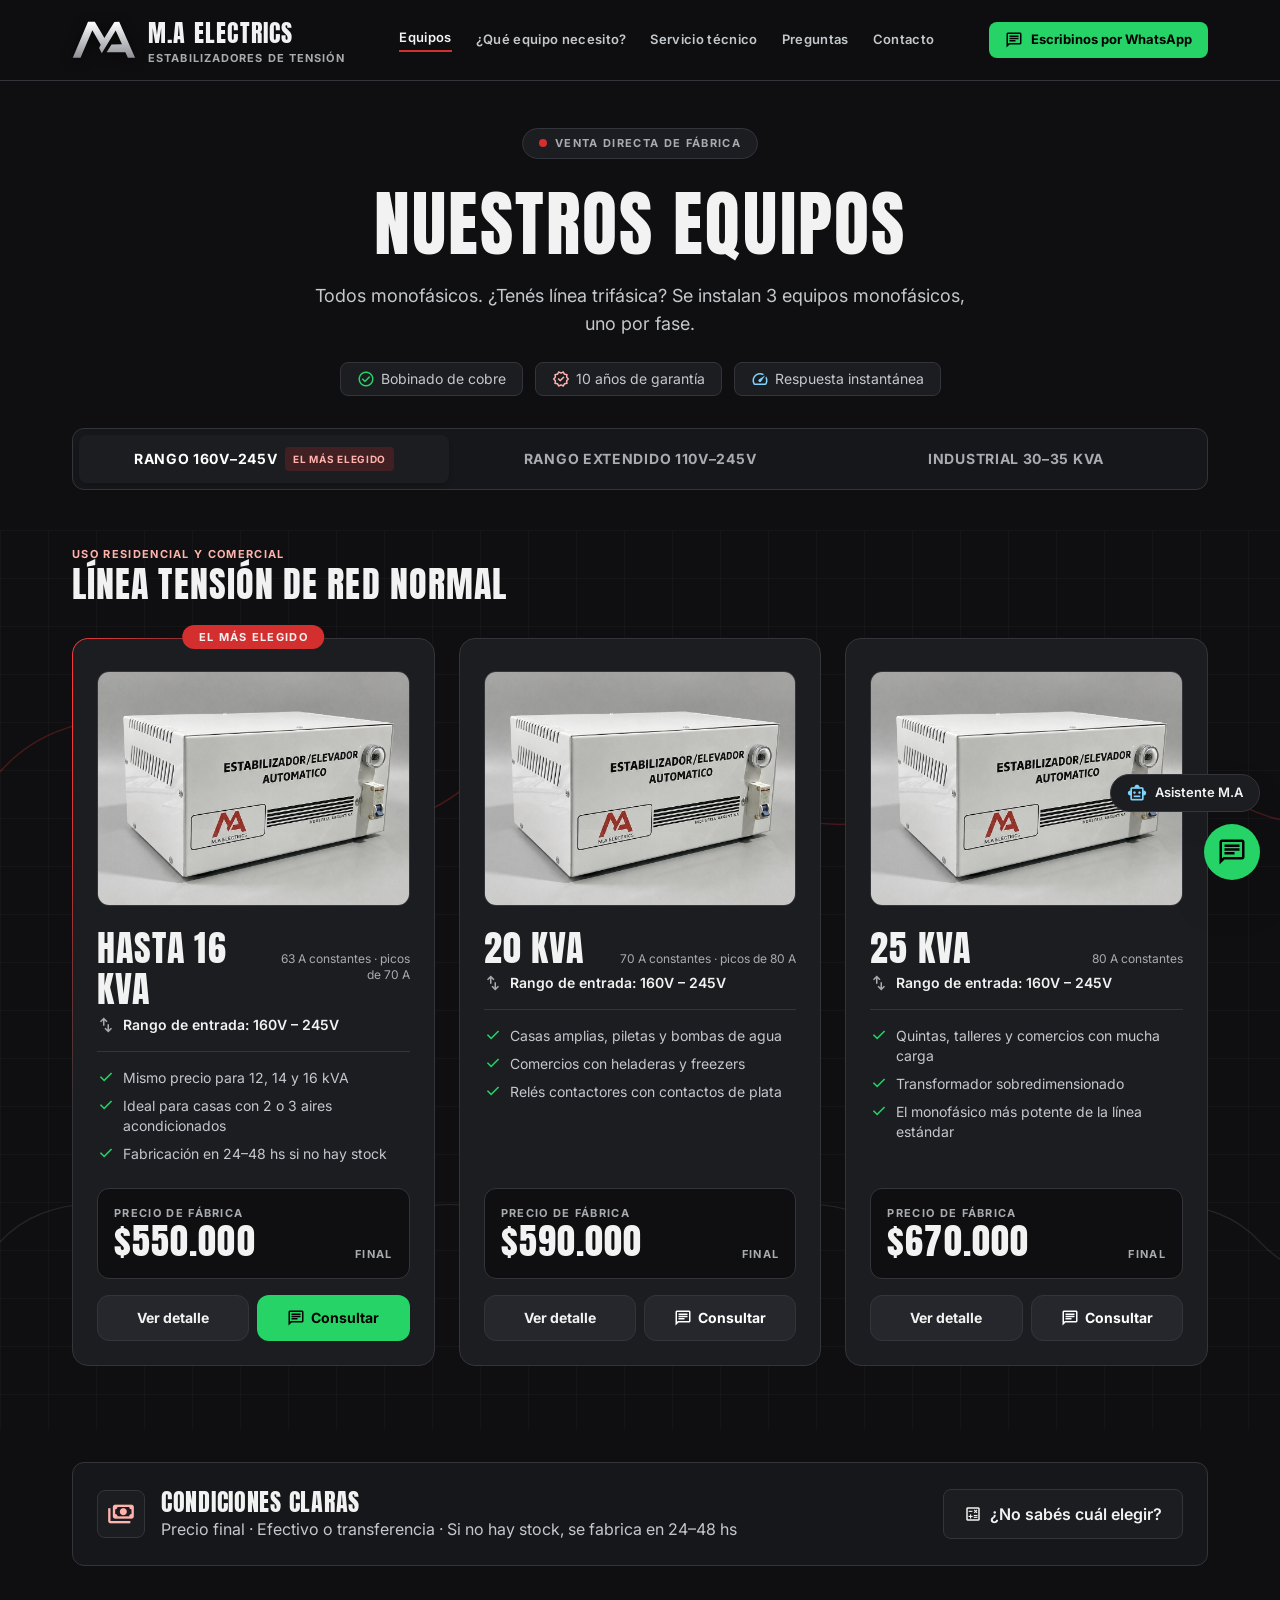
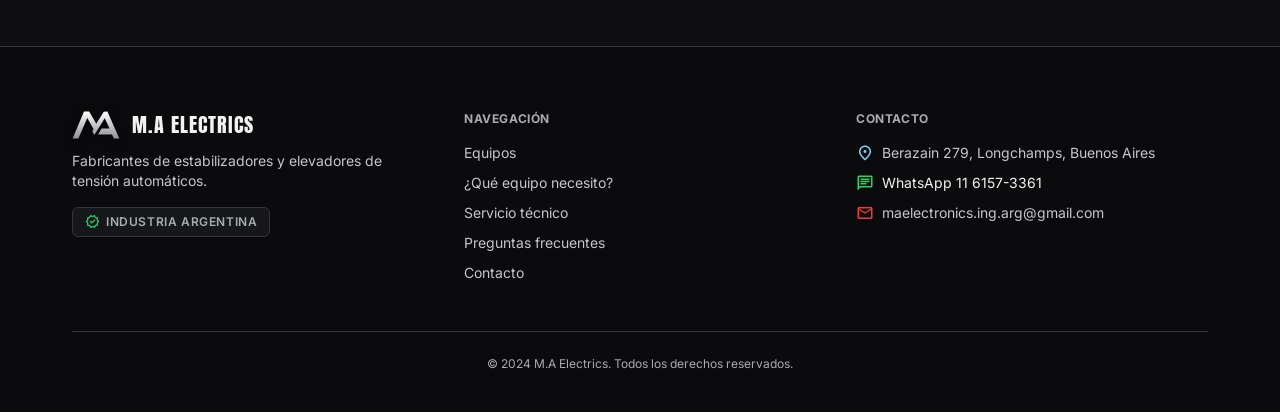
<file: equipos.html>
<!DOCTYPE html>
<html class="dark" lang="es">
<head>
<meta charset="utf-8">
<!-- Google tag (gtag.js) -->
<script async src="https://www.googletagmanager.com/gtag/js?id=G-9QQGJ3EWHC"></script>
<script>window.dataLayer=window.dataLayer||[];function gtag(){dataLayer.push(arguments);}gtag('js',new Date());gtag('config','G-9QQGJ3EWHC');</script>

<meta name="ma-version" content="v2026-10-03-ga">
<meta name="viewport" content="width=device-width, initial-scale=1.0">
<title>Estabilizadores de 12 a 35 kVA y precios | M.A Electrics</title>
<meta name="description" content="Precios de fábrica de estabilizadores monofásicos de 12 a 35 kVA. Rango 160V–245V y rango extendido 110V–245V para zonas con baja tensión.">
<meta property="og:title" content="Estabilizadores de 12 a 35 kVA y precios | M.A Electrics">
<meta property="og:description" content="Precios de fábrica de estabilizadores monofásicos de 12 a 35 kVA. Rango 160V–245V y rango extendido 110V–245V para zonas con baja tensión.">
<meta property="og:type" content="website">
<meta property="og:locale" content="es_AR">
<meta property="og:site_name" content="M.A Electrics">
<meta property="og:url" content="https://ma-electrics.vercel.app/equipos.html">
<meta property="og:image" content="https://ma-electrics.vercel.app/assets/img/og.jpg">
<meta name="twitter:card" content="summary_large_image">
<link rel="canonical" href="https://ma-electrics.vercel.app/equipos.html">
<meta name="theme-color" content="#0F0F11">
<link rel="icon" type="image/svg+xml" href="assets/img/favicon.svg">
<link rel="icon" type="image/png" sizes="32x32" href="assets/img/favicon-32.png">
<link rel="apple-touch-icon" href="assets/img/apple-touch-icon.png">
<link rel="preconnect" href="https://fonts.googleapis.com">
<link rel="preconnect" href="https://fonts.gstatic.com" crossorigin>
<link href="https://fonts.googleapis.com/css2?family=Anton&display=block" rel="stylesheet">
<link href="https://fonts.googleapis.com/css2?family=Inter:wght@400;500;600;700&display=swap" rel="stylesheet">
<link href="https://fonts.googleapis.com/css2?family=Material+Symbols+Outlined:opsz,wght,FILL,GRAD@20..48,100..700,0..1,-50..200&icon_names=arrow_forward,assignment,bolt,build,cable,calculate,call,chat,check,check_circle,chevron_right,close,directions,done,electric_bolt,electric_meter,electrical_services,energy_savings_leaf,expand_more,factory,fitness_center,flag,handyman,history,history_edu,home_repair_service,info,lightbulb,local_shipping,location_on,mail,memory,menu,open_in_new,payments,photo_camera,precision_manufacturing,published_with_changes,request_quote,smart_toy,speed,storefront,swap_vert,switch,sync_alt,tune,verified,verified_user,warning,workspace_premium&display=block" rel="stylesheet">
<link rel="stylesheet" href="assets/css/tailwind.css">
<link rel="stylesheet" href="assets/css/site.css">
<script type="application/ld+json">{"@context": "https://schema.org", "@type": "LocalBusiness", "@id": "https://ma-electrics.vercel.app/#negocio", "name": "M.A Electrics", "description": "Fabricantes de estabilizadores y elevadores de tensión automáticos monofásicos para casas, comercios y talleres.", "url": "https://ma-electrics.vercel.app/", "logo": "https://ma-electrics.vercel.app/assets/img/logo.jpg", "image": "https://ma-electrics.vercel.app/assets/img/og.jpg", "telephone": "+54 9 11 6157-3361", "email": "maelectronics.ing.arg@gmail.com", "priceRange": "$$", "address": {"@type": "PostalAddress", "streetAddress": "Berazain 279", "addressLocality": "Longchamps", "addressRegion": "Buenos Aires", "postalCode": "1854", "addressCountry": "AR"}, "areaServed": {"@type": "Country", "name": "Argentina"}, "sameAs": ["https://maps.app.goo.gl/WdGTRNUzSnEioxeb7"]}</script>
<script type="application/ld+json">{"@context": "https://schema.org", "@type": "Product", "name": "Estabilizador de tensión 16 kVA monofásico, rango 160V–245V", "brand": {"@type": "Brand", "name": "M.A Electrics"}, "image": "https://ma-electrics.vercel.app/assets/img/equipo-frente-h.jpg", "description": "Estabilizador / elevador de tensión automático de 16 kVA para toda la casa. Rango de entrada 160V – 245V, salida 220V ±9%, 10 años de garantía.", "offers": {"@type": "Offer", "price": "550000", "priceCurrency": "ARS", "availability": "https://schema.org/InStock", "url": "https://ma-electrics.vercel.app/producto.html?rango=160&kva=16", "seller": {"@id": "https://ma-electrics.vercel.app/#negocio"}}}</script>
<script type="application/ld+json">{"@context": "https://schema.org", "@type": "Product", "name": "Estabilizador de tensión 20 kVA monofásico, rango 160V–245V", "brand": {"@type": "Brand", "name": "M.A Electrics"}, "image": "https://ma-electrics.vercel.app/assets/img/equipo-frente-h.jpg", "description": "Estabilizador / elevador de tensión automático de 20 kVA para toda la casa. Rango de entrada 160V – 245V, salida 220V ±9%, 10 años de garantía.", "offers": {"@type": "Offer", "price": "590000", "priceCurrency": "ARS", "availability": "https://schema.org/InStock", "url": "https://ma-electrics.vercel.app/producto.html?rango=160&kva=20", "seller": {"@id": "https://ma-electrics.vercel.app/#negocio"}}}</script>
<script type="application/ld+json">{"@context": "https://schema.org", "@type": "Product", "name": "Estabilizador de tensión 25 kVA monofásico, rango 160V–245V", "brand": {"@type": "Brand", "name": "M.A Electrics"}, "image": "https://ma-electrics.vercel.app/assets/img/equipo-frente-h.jpg", "description": "Estabilizador / elevador de tensión automático de 25 kVA para toda la casa. Rango de entrada 160V – 245V, salida 220V ±9%, 10 años de garantía.", "offers": {"@type": "Offer", "price": "670000", "priceCurrency": "ARS", "availability": "https://schema.org/InStock", "url": "https://ma-electrics.vercel.app/producto.html?rango=160&kva=25", "seller": {"@id": "https://ma-electrics.vercel.app/#negocio"}}}</script>
<script type="application/ld+json">{"@context": "https://schema.org", "@type": "Product", "name": "Estabilizador de tensión 14 kVA monofásico, rango 110V–245V", "brand": {"@type": "Brand", "name": "M.A Electrics"}, "image": "https://ma-electrics.vercel.app/assets/img/equipo-frente-h.jpg", "description": "Estabilizador / elevador de tensión automático de 14 kVA para toda la casa. Rango de entrada 110V – 245V, salida 220V ±9%, 10 años de garantía.", "offers": {"@type": "Offer", "price": "580000", "priceCurrency": "ARS", "availability": "https://schema.org/InStock", "url": "https://ma-electrics.vercel.app/producto.html?rango=110&kva=14", "seller": {"@id": "https://ma-electrics.vercel.app/#negocio"}}}</script>
<script src="assets/js/analytics.js"></script>
</head>
<body class="bg-background font-body text-text-primary antialiased min-h-screen">
<header class="fixed top-0 left-0 right-0 z-50 bg-background/95 backdrop-blur-md border-b border-border">
  <div class="h-20 max-w-[1200px] mx-auto px-4 md:px-8 flex items-center justify-between gap-6">
    <a href="index.html" class="logo-link flex items-center gap-3">
      <svg class="ma-logo w-14 md:w-16" viewBox="-6 -6 488 288" role="img" aria-label="M.A Electrics"><defs><linearGradient id="svh" x1="0" y1="0" x2="0" y2="1"><stop offset="0" stop-color="#FFFFFF"/><stop offset=".45" stop-color="#C9CBCF"/><stop offset="1" stop-color="#8E9095"/></linearGradient><linearGradient id="shh" x1="0" y1="0" x2="1" y2="0"><stop offset="0" stop-color="#FF3B3B" stop-opacity="0"/><stop offset=".5" stop-color="#FF3B3B" stop-opacity=".95"/><stop offset="1" stop-color="#FF3B3B" stop-opacity="0"/></linearGradient><clipPath id="clh"><path d="M0,274 L59,275 L149,64 L213,176 L201,200 L221,239 L327,67 L375,172 L295,173 L258,232 L401,232 L420,275 L475,275 L354,0 L317,1 L241,124 L168,0 L116,0Z"/></clipPath></defs><path d="M0,274 L59,275 L149,64 L213,176 L201,200 L221,239 L327,67 L375,172 L295,173 L258,232 L401,232 L420,275 L475,275 L354,0 L317,1 L241,124 L168,0 L116,0Z" fill="url(#svh)"/><g clip-path="url(#clh)"><rect class="ma-shine" x="-160" y="-20" width="110" height="316" fill="url(#shh)" transform="skewX(-20)"/></g></svg>
      <span class="flex flex-col leading-none">
        <span class="font-display text-2xl uppercase tracking-wider">M.A Electrics</span>
        <span class="text-[11px] font-bold text-silver uppercase tracking-widest mt-1">Estabilizadores de tensión</span>
      </span>
    </a>
    <nav class="hidden lg:flex items-center gap-6 text-[13px] font-semibold tracking-wide">
      <a data-nav="equipos" href="equipos.html" class="nav-link">Equipos</a>
      <a data-nav="calculadora" href="index.html#calculadora" class="nav-link">¿Qué equipo necesito?</a>
      <a data-nav="servicio" href="servicio.html" class="nav-link">Servicio técnico</a>
      <a data-nav="preguntas" href="preguntas.html" class="nav-link">Preguntas</a>
      <a data-nav="contacto" href="preguntas.html#contacto" class="nav-link">Contacto</a>
    </nav>
    <div class="flex items-center gap-3">
      <a href="https://wa.me/5491161573361" target="_blank" rel="noopener" class="hidden sm:inline-flex items-center gap-2 bg-whatsapp hover:brightness-95 text-black text-[13px] font-bold px-4 py-2 rounded-lg">
        <span class="material-symbols-outlined text-[18px]">chat</span>Escribinos por WhatsApp</a>
      <button id="menu-btn" type="button" aria-label="Abrir menú" class="lg:hidden p-1 text-text-primary"><span class="material-symbols-outlined text-[30px]">menu</span></button>
    </div>
  </div>
  <nav id="mobile-menu" class="hidden lg:hidden border-t border-border bg-background px-4 py-4 flex-col gap-1 text-base font-semibold">
    <a href="equipos.html" class="py-3 border-b border-border">Equipos</a>
    <a href="index.html#calculadora" class="py-3 border-b border-border">¿Qué equipo necesito?</a>
    <a href="servicio.html" class="py-3 border-b border-border">Servicio técnico</a>
    <a href="preguntas.html" class="py-3 border-b border-border">Preguntas</a>
    <a href="preguntas.html#contacto" class="py-3">Contacto</a>
    <a href="https://wa.me/5491161573361" target="_blank" rel="noopener" class="mt-3 inline-flex justify-center items-center gap-2 bg-whatsapp text-black font-bold py-3 rounded-lg"><span class="material-symbols-outlined">chat</span>Escribinos por WhatsApp</a>
  </nav>
</header>
<main class="pt-20" data-page="equipos">
<section class="max-w-[1200px] mx-auto px-4 md:px-8 pt-12 pb-8 text-center">
  <span class="inline-flex items-center gap-2 bg-surface-elevated border border-border px-4 py-1.5 rounded-full eyebrow text-silver mb-5"><span class="w-2 h-2 rounded-full bg-accent"></span>Venta directa de fábrica</span>
  <h1 class="display-title text-5xl md:text-7xl mb-4">Nuestros equipos</h1>
  <p class="text-lg text-text-secondary max-w-2xl mx-auto">Todos monofásicos. ¿Tenés línea trifásica? Se instalan 3 equipos monofásicos, uno por fase.</p>
  <div class="mt-6 flex flex-wrap justify-center gap-3 text-sm text-text-secondary">
    <span class="flex items-center gap-1.5 bg-surface-elevated border border-border px-4 py-1.5 rounded-lg"><span class="material-symbols-outlined text-whatsapp text-[18px]">check_circle</span>Bobinado de cobre</span>
    <span class="flex items-center gap-1.5 bg-surface-elevated border border-border px-4 py-1.5 rounded-lg"><span class="material-symbols-outlined text-accent-soft text-[18px]">verified</span>10 años de garantía</span>
    <span class="flex items-center gap-1.5 bg-surface-elevated border border-border px-4 py-1.5 rounded-lg"><span class="material-symbols-outlined text-sky-300 text-[18px]">speed</span>Respuesta instantánea</span>
  </div>
</section>

<section class="max-w-[1200px] mx-auto px-4 md:px-8 pb-10">
  <div class="p-1.5 bg-surface border border-border rounded-xl flex flex-col sm:flex-row gap-1.5">
    <button type="button" data-tab="160" class="tab-btn flex-1 py-3 px-4 rounded-lg text-sm font-bold uppercase tracking-wider flex items-center justify-center gap-2">Rango 160V–245V <span class="text-[10px] bg-accent/20 text-accent-soft px-2 py-0.5 rounded">El más elegido</span></button>
    <button type="button" data-tab="110" class="tab-btn flex-1 py-3 px-4 rounded-lg text-sm font-bold uppercase tracking-wider">Rango extendido 110V–245V</button>
    <button type="button" data-tab="ind" class="tab-btn flex-1 py-3 px-4 rounded-lg text-sm font-bold uppercase tracking-wider">Industrial 30–35 kVA</button>
  </div>
</section>

<section class="bg-onda bg-grilla pb-16 pt-4"><div class="max-w-[1200px] mx-auto px-4 md:px-8">
  <div data-pane="160">
    <div class="mb-8"><div class="eyebrow text-accent-soft">Uso residencial y comercial</div><h2 class="display-title text-3xl md:text-4xl">Línea tensión de red normal</h2></div>
    <div class="grid grid-cols-1 md:grid-cols-2 lg:grid-cols-3 gap-6">
      <article class="card-hover reveal relative bg-surface-elevated rounded-2xl glow-border p-6 flex flex-col justify-between"><div class="absolute z-10 -top-3.5 left-1/2 -translate-x-1/2 bg-accent eyebrow px-4 py-1 rounded-full whitespace-nowrap">EL MÁS ELEGIDO</div>
  <div>
    <a href="producto.html?rango=160&kva=16" class="block rounded-xl overflow-hidden border border-border mb-5 mt-2"><img src="assets/img/equipo-frente-h.jpg" alt="Estabilizador de tensión M.A Electrics de 16 kVA" class="w-full aspect-[4/3] object-cover"></a>
    <div class="flex items-baseline justify-between gap-2 mb-1"><h3 class="display-title text-4xl">Hasta 16 kVA</h3><span class="text-xs text-silver text-right">63 A constantes · picos de 70 A</span></div>
    <div class="flex items-center gap-2 text-sm font-semibold mb-4"><span class="material-symbols-outlined text-[18px] text-silver">swap_vert</span>Rango de entrada: 160V – 245V</div>
    <ul class="space-y-2 text-sm text-text-secondary border-t border-border pt-4 mb-6"><li class="flex gap-2"><span class="material-symbols-outlined text-whatsapp text-[18px]">check</span><span>Mismo precio para 12, 14 y 16 kVA</span></li><li class="flex gap-2"><span class="material-symbols-outlined text-whatsapp text-[18px]">check</span><span>Ideal para casas con 2 o 3 aires acondicionados</span></li><li class="flex gap-2"><span class="material-symbols-outlined text-whatsapp text-[18px]">check</span><span>Fabricación en 24–48 hs si no hay stock</span></li></ul>
  </div>
  <div>
    <div class="bg-background p-4 rounded-xl border border-border mb-4 flex items-end justify-between"><div><span class="eyebrow text-silver block">Precio de fábrica</span><span class="display-title text-4xl" data-precio="160-16">$550.000</span></div><span class="eyebrow text-silver">Final</span></div>
    <div class="grid grid-cols-2 gap-2">
      <a href="producto.html?rango=160&kva=16" class="text-center font-bold bg-surface-high hover:bg-border border border-border py-3 rounded-xl text-sm">Ver detalle</a>
      <a href="https://wa.me/5491161573361?text=Hola%2C%20quiero%20consultar%20por%20el%20equipo%20de%2016%20kVA%2C%20rango%20160V%20%E2%80%93%20245V" target="_blank" rel="noopener" class="inline-flex items-center justify-center gap-1.5 font-bold bg-whatsapp text-black py-3 rounded-xl text-sm"><span class="material-symbols-outlined text-[18px]">chat</span>Consultar</a>
    </div>
  </div>
</article>
      <article class="card-hover reveal relative bg-surface-elevated rounded-2xl border border-border p-6 flex flex-col justify-between">
  <div>
    <a href="producto.html?rango=160&kva=20" class="block rounded-xl overflow-hidden border border-border mb-5 mt-2"><img src="assets/img/equipo-frente-h.jpg" alt="Estabilizador de tensión M.A Electrics de 20 kVA" class="w-full aspect-[4/3] object-cover"></a>
    <div class="flex items-baseline justify-between gap-2 mb-1"><h3 class="display-title text-4xl">20 kVA</h3><span class="text-xs text-silver text-right">70 A constantes · picos de 80 A</span></div>
    <div class="flex items-center gap-2 text-sm font-semibold mb-4"><span class="material-symbols-outlined text-[18px] text-silver">swap_vert</span>Rango de entrada: 160V – 245V</div>
    <ul class="space-y-2 text-sm text-text-secondary border-t border-border pt-4 mb-6"><li class="flex gap-2"><span class="material-symbols-outlined text-whatsapp text-[18px]">check</span><span>Casas amplias, piletas y bombas de agua</span></li><li class="flex gap-2"><span class="material-symbols-outlined text-whatsapp text-[18px]">check</span><span>Comercios con heladeras y freezers</span></li><li class="flex gap-2"><span class="material-symbols-outlined text-whatsapp text-[18px]">check</span><span>Relés contactores con contactos de plata</span></li></ul>
  </div>
  <div>
    <div class="bg-background p-4 rounded-xl border border-border mb-4 flex items-end justify-between"><div><span class="eyebrow text-silver block">Precio de fábrica</span><span class="display-title text-4xl" data-precio="160-20">$590.000</span></div><span class="eyebrow text-silver">Final</span></div>
    <div class="grid grid-cols-2 gap-2">
      <a href="producto.html?rango=160&kva=20" class="text-center font-bold bg-surface-high hover:bg-border border border-border py-3 rounded-xl text-sm">Ver detalle</a>
      <a href="https://wa.me/5491161573361?text=Hola%2C%20quiero%20consultar%20por%20el%20equipo%20de%2020%20kVA%2C%20rango%20160V%20%E2%80%93%20245V" target="_blank" rel="noopener" class="inline-flex items-center justify-center gap-1.5 font-bold bg-surface-high border border-border text-white py-3 rounded-xl text-sm"><span class="material-symbols-outlined text-[18px]">chat</span>Consultar</a>
    </div>
  </div>
</article>
      <article class="card-hover reveal relative bg-surface-elevated rounded-2xl border border-border p-6 flex flex-col justify-between">
  <div>
    <a href="producto.html?rango=160&kva=25" class="block rounded-xl overflow-hidden border border-border mb-5 mt-2"><img src="assets/img/equipo-frente-h.jpg" alt="Estabilizador de tensión M.A Electrics de 25 kVA" class="w-full aspect-[4/3] object-cover"></a>
    <div class="flex items-baseline justify-between gap-2 mb-1"><h3 class="display-title text-4xl">25 kVA</h3><span class="text-xs text-silver text-right">80 A constantes</span></div>
    <div class="flex items-center gap-2 text-sm font-semibold mb-4"><span class="material-symbols-outlined text-[18px] text-silver">swap_vert</span>Rango de entrada: 160V – 245V</div>
    <ul class="space-y-2 text-sm text-text-secondary border-t border-border pt-4 mb-6"><li class="flex gap-2"><span class="material-symbols-outlined text-whatsapp text-[18px]">check</span><span>Quintas, talleres y comercios con mucha carga</span></li><li class="flex gap-2"><span class="material-symbols-outlined text-whatsapp text-[18px]">check</span><span>Transformador sobredimensionado</span></li><li class="flex gap-2"><span class="material-symbols-outlined text-whatsapp text-[18px]">check</span><span>El monofásico más potente de la línea estándar</span></li></ul>
  </div>
  <div>
    <div class="bg-background p-4 rounded-xl border border-border mb-4 flex items-end justify-between"><div><span class="eyebrow text-silver block">Precio de fábrica</span><span class="display-title text-4xl" data-precio="160-25">$670.000</span></div><span class="eyebrow text-silver">Final</span></div>
    <div class="grid grid-cols-2 gap-2">
      <a href="producto.html?rango=160&kva=25" class="text-center font-bold bg-surface-high hover:bg-border border border-border py-3 rounded-xl text-sm">Ver detalle</a>
      <a href="https://wa.me/5491161573361?text=Hola%2C%20quiero%20consultar%20por%20el%20equipo%20de%2025%20kVA%2C%20rango%20160V%20%E2%80%93%20245V" target="_blank" rel="noopener" class="inline-flex items-center justify-center gap-1.5 font-bold bg-surface-high border border-border text-white py-3 rounded-xl text-sm"><span class="material-symbols-outlined text-[18px]">chat</span>Consultar</a>
    </div>
  </div>
</article>
    </div>
  </div>
  <div data-pane="110" class="hidden">
    <div class="mb-8 bg-surface border border-border rounded-xl p-5 flex flex-col md:flex-row md:items-center justify-between gap-3">
      <div><div class="eyebrow text-sky-300">Para zonas con tensión muy baja</div><h2 class="display-title text-3xl md:text-4xl">Rango extendido 110V – 245V</h2></div>
      <p class="text-text-secondary max-w-md">Eleva la tensión aunque la red baje hasta 110V, y entrega 220V estables a tu casa.</p>
    </div>
    <div class="grid grid-cols-1 md:grid-cols-2 lg:grid-cols-3 gap-6">
      <article class="card-hover reveal relative bg-surface-elevated rounded-2xl glow-border p-6 flex flex-col justify-between"><div class="absolute z-10 -top-3.5 left-1/2 -translate-x-1/2 bg-accent eyebrow px-4 py-1 rounded-full whitespace-nowrap">MÁS VENDIDO DEL RANGO: 14 kVA</div>
  <div>
    <a href="producto.html?rango=110&kva=14" class="block rounded-xl overflow-hidden border border-border mb-5 mt-2"><img src="assets/img/equipo-frente-h.jpg" alt="Estabilizador de tensión M.A Electrics de 14 kVA" class="w-full aspect-[4/3] object-cover"></a>
    <div class="flex items-baseline justify-between gap-2 mb-1"><h3 class="display-title text-4xl">Hasta 16 kVA</h3><span class="text-xs text-silver text-right">14 kVA: 60 A constantes · picos de 65 A</span></div>
    <div class="flex items-center gap-2 text-sm font-semibold mb-4"><span class="material-symbols-outlined text-[18px] text-silver">swap_vert</span>Rango extendido: 110V – 245V</div>
    <ul class="space-y-2 text-sm text-text-secondary border-t border-border pt-4 mb-6"><li class="flex gap-2"><span class="material-symbols-outlined text-whatsapp text-[18px]">check</span><span>12 y 14 kVA: $580.000 · 16 kVA: $600.000</span></li><li class="flex gap-2"><span class="material-symbols-outlined text-whatsapp text-[18px]">check</span><span>Ideal para barrios o finales de línea con caídas fuertes</span></li><li class="flex gap-2"><span class="material-symbols-outlined text-whatsapp text-[18px]">check</span><span>Bobinado de cobre</span></li></ul>
  </div>
  <div>
    <div class="bg-background p-4 rounded-xl border border-border mb-4 flex items-end justify-between"><div><span class="eyebrow text-silver block">Precio de fábrica</span><span class="display-title text-4xl" data-precio="110-14">$580.000</span></div><span class="eyebrow text-silver">Final</span></div>
    <div class="grid grid-cols-2 gap-2">
      <a href="producto.html?rango=110&kva=14" class="text-center font-bold bg-surface-high hover:bg-border border border-border py-3 rounded-xl text-sm">Ver detalle</a>
      <a href="https://wa.me/5491161573361?text=Hola%2C%20quiero%20consultar%20por%20el%20equipo%20de%2014%20kVA%2C%20rango%20110V%20%E2%80%93%20245V" target="_blank" rel="noopener" class="inline-flex items-center justify-center gap-1.5 font-bold bg-whatsapp text-black py-3 rounded-xl text-sm"><span class="material-symbols-outlined text-[18px]">chat</span>Consultar</a>
    </div>
  </div>
</article>
      <article class="card-hover reveal relative bg-surface-elevated rounded-2xl border border-border p-6 flex flex-col justify-between">
  <div>
    <a href="producto.html?rango=110&kva=20" class="block rounded-xl overflow-hidden border border-border mb-5 mt-2"><img src="assets/img/equipo-frente-h.jpg" alt="Estabilizador de tensión M.A Electrics de 20 kVA" class="w-full aspect-[4/3] object-cover"></a>
    <div class="flex items-baseline justify-between gap-2 mb-1"><h3 class="display-title text-4xl">20 kVA</h3><span class="text-xs text-silver text-right"></span></div>
    <div class="flex items-center gap-2 text-sm font-semibold mb-4"><span class="material-symbols-outlined text-[18px] text-silver">swap_vert</span>Rango extendido: 110V – 245V</div>
    <ul class="space-y-2 text-sm text-text-secondary border-t border-border pt-4 mb-6"><li class="flex gap-2"><span class="material-symbols-outlined text-whatsapp text-[18px]">check</span><span>Casas amplias o talleres con baja tensión persistente</span></li><li class="flex gap-2"><span class="material-symbols-outlined text-whatsapp text-[18px]">check</span><span>Desde 110V en la entrada</span></li><li class="flex gap-2"><span class="material-symbols-outlined text-whatsapp text-[18px]">check</span><span>10 años de garantía</span></li></ul>
  </div>
  <div>
    <div class="bg-background p-4 rounded-xl border border-border mb-4 flex items-end justify-between"><div><span class="eyebrow text-silver block">Precio de fábrica</span><span class="display-title text-4xl" data-precio="110-20">Consultar</span></div><span class="eyebrow text-silver">Final</span></div>
    <div class="grid grid-cols-2 gap-2">
      <a href="producto.html?rango=110&kva=20" class="text-center font-bold bg-surface-high hover:bg-border border border-border py-3 rounded-xl text-sm">Ver detalle</a>
      <a href="https://wa.me/5491161573361?text=Hola%2C%20quiero%20consultar%20por%20el%20equipo%20de%2020%20kVA%2C%20rango%20110V%20%E2%80%93%20245V" target="_blank" rel="noopener" class="inline-flex items-center justify-center gap-1.5 font-bold bg-surface-high border border-border text-white py-3 rounded-xl text-sm"><span class="material-symbols-outlined text-[18px]">chat</span>Consultar</a>
    </div>
  </div>
</article>
      <article class="card-hover reveal relative bg-surface-elevated rounded-2xl border border-border p-6 flex flex-col justify-between">
  <div>
    <a href="producto.html?rango=110&kva=25" class="block rounded-xl overflow-hidden border border-border mb-5 mt-2"><img src="assets/img/equipo-frente-h.jpg" alt="Estabilizador de tensión M.A Electrics de 25 kVA" class="w-full aspect-[4/3] object-cover"></a>
    <div class="flex items-baseline justify-between gap-2 mb-1"><h3 class="display-title text-4xl">25 kVA</h3><span class="text-xs text-silver text-right"></span></div>
    <div class="flex items-center gap-2 text-sm font-semibold mb-4"><span class="material-symbols-outlined text-[18px] text-silver">swap_vert</span>Rango extendido: 110V – 245V</div>
    <ul class="space-y-2 text-sm text-text-secondary border-t border-border pt-4 mb-6"><li class="flex gap-2"><span class="material-symbols-outlined text-whatsapp text-[18px]">check</span><span>Equipo especial, a cotizar</span></li><li class="flex gap-2"><span class="material-symbols-outlined text-whatsapp text-[18px]">check</span><span>Te asesoramos antes de fabricarlo</span></li><li class="flex gap-2"><span class="material-symbols-outlined text-whatsapp text-[18px]">check</span><span>10 años de garantía</span></li></ul>
  </div>
  <div>
    <div class="bg-background p-4 rounded-xl border border-border mb-4 flex items-end justify-between"><div><span class="eyebrow text-silver block">Precio de fábrica</span><span class="display-title text-4xl" data-precio="110-25">Consultar</span></div><span class="eyebrow text-silver">Final</span></div>
    <div class="grid grid-cols-2 gap-2">
      <a href="producto.html?rango=110&kva=25" class="text-center font-bold bg-surface-high hover:bg-border border border-border py-3 rounded-xl text-sm">Ver detalle</a>
      <a href="https://wa.me/5491161573361?text=Hola%2C%20quiero%20consultar%20por%20el%20equipo%20de%2025%20kVA%2C%20rango%20110V%20%E2%80%93%20245V" target="_blank" rel="noopener" class="inline-flex items-center justify-center gap-1.5 font-bold bg-surface-high border border-border text-white py-3 rounded-xl text-sm"><span class="material-symbols-outlined text-[18px]">chat</span>Consultar</a>
    </div>
  </div>
</article>
    </div>
  </div>
  <div data-pane="ind" class="hidden">
    <div class="bg-surface border border-border rounded-2xl p-6 md:p-10 grid grid-cols-1 lg:grid-cols-12 gap-8 items-center">
      <div class="lg:col-span-7">
        <span class="inline-flex items-center gap-2 bg-accent/20 text-accent-soft px-3 py-1 rounded eyebrow mb-4"><span class="material-symbols-outlined text-[16px]">precision_manufacturing</span>Línea industrial</span>
        <h2 class="display-title text-4xl md:text-5xl mb-3">30 kVA y 35 kVA</h2>
        <p class="text-lg text-text-secondary mb-6">Equipos de alta potencia para fábricas, talleres y comercios. Cotización a medida.</p>
        <ul class="space-y-2 text-text-secondary mb-8">
          <li class="flex gap-2"><span class="material-symbols-outlined text-whatsapp">verified</span>Para línea trifásica: 3 equipos monofásicos, uno por fase</li>
          <li class="flex gap-2"><span class="material-symbols-outlined text-whatsapp">verified</span>10 años de garantía</li>
          <li class="flex gap-2"><span class="material-symbols-outlined text-whatsapp">verified</span>Asesoramiento directo con los fabricantes</li>
        </ul>
        <a href="https://wa.me/5491161573361?text=Hola%2C%20quiero%20cotizar%20un%20equipo%20industrial%20(30%2F35%20kVA)" target="_blank" rel="noopener" class="inline-flex items-center gap-2 bg-whatsapp text-black font-bold px-8 py-4 rounded-xl"><span class="material-symbols-outlined">chat</span>Consultar por WhatsApp</a>
      </div>
      <div class="lg:col-span-5 rounded-2xl overflow-hidden border border-border"><img src="assets/img/equipo-trasera.jpg" alt="Conexiones de entrada y salida del elevador de tensión" class="w-full h-80 object-cover"></div>
    </div>
  </div>
</div></section>

<section class="max-w-[1200px] mx-auto px-4 md:px-8 pb-20 pt-8">
  <div class="bg-surface border border-border rounded-xl p-5 md:p-6 flex flex-col md:flex-row items-center justify-between gap-4">
    <div class="flex items-center gap-4">
      <div class="w-12 h-12 rounded-lg bg-surface-elevated border border-border flex items-center justify-center shrink-0"><span class="material-symbols-outlined text-accent-soft text-[28px]">payments</span></div>
      <div><div class="display-title text-2xl">Condiciones claras</div><div class="text-text-secondary">Precio final · Efectivo o transferencia · Si no hay stock, se fabrica en 24–48 hs</div></div>
    </div>
    <a href="index.html#calculadora" class="inline-flex items-center gap-2 bg-surface-elevated border border-border hover:border-silver px-5 py-3 rounded-lg font-semibold whitespace-nowrap"><span class="material-symbols-outlined text-[18px]">calculate</span>¿No sabés cuál elegir?</a>
  </div>
</section>
</main>
<footer class="bg-[#0B0B0D] border-t border-border pt-16 pb-28 lg:pb-10">
  <div class="max-w-[1200px] mx-auto px-4 md:px-8">
    <div class="grid grid-cols-1 md:grid-cols-3 gap-10 mb-12">
      <div>
        <div class="logo-link flex items-center gap-3 mb-3">
          <svg class="ma-logo w-12" viewBox="-6 -6 488 288" role="img" aria-label="M.A Electrics"><defs><linearGradient id="svf" x1="0" y1="0" x2="0" y2="1"><stop offset="0" stop-color="#FFFFFF"/><stop offset=".45" stop-color="#C9CBCF"/><stop offset="1" stop-color="#8E9095"/></linearGradient><linearGradient id="shf" x1="0" y1="0" x2="1" y2="0"><stop offset="0" stop-color="#FF3B3B" stop-opacity="0"/><stop offset=".5" stop-color="#FF3B3B" stop-opacity=".95"/><stop offset="1" stop-color="#FF3B3B" stop-opacity="0"/></linearGradient><clipPath id="clf"><path d="M0,274 L59,275 L149,64 L213,176 L201,200 L221,239 L327,67 L375,172 L295,173 L258,232 L401,232 L420,275 L475,275 L354,0 L317,1 L241,124 L168,0 L116,0Z"/></clipPath></defs><path d="M0,274 L59,275 L149,64 L213,176 L201,200 L221,239 L327,67 L375,172 L295,173 L258,232 L401,232 L420,275 L475,275 L354,0 L317,1 L241,124 L168,0 L116,0Z" fill="url(#svf)"/><g clip-path="url(#clf)"><rect class="ma-shine" x="-160" y="-20" width="110" height="316" fill="url(#shf)" transform="skewX(-20)"/></g></svg>
          <span class="font-display text-xl uppercase tracking-wider">M.A Electrics</span>
        </div>
        <p class="text-sm text-text-secondary max-w-xs mb-4">Fabricantes de estabilizadores y elevadores de tensión automáticos.</p>
        <span class="inline-flex items-center gap-1.5 border border-border bg-surface text-silver text-xs px-3 py-1.5 rounded-md uppercase tracking-wider font-semibold"><span class="material-symbols-outlined text-[15px] text-whatsapp">verified</span>Industria Argentina</span>
      </div>
      <div>
        <h4 class="text-xs font-bold uppercase text-silver tracking-wider mb-4">Navegación</h4>
        <ul class="space-y-2.5 text-sm text-text-secondary">
          <li><a class="hover:text-text-primary" href="equipos.html">Equipos</a></li>
          <li><a class="hover:text-text-primary" href="index.html#calculadora">¿Qué equipo necesito?</a></li>
          <li><a class="hover:text-text-primary" href="servicio.html">Servicio técnico</a></li>
          <li><a class="hover:text-text-primary" href="preguntas.html">Preguntas frecuentes</a></li>
          <li><a class="hover:text-text-primary" href="preguntas.html#contacto">Contacto</a></li>
        </ul>
      </div>
      <div>
        <h4 class="text-xs font-bold uppercase text-silver tracking-wider mb-4">Contacto</h4>
        <div class="space-y-2.5 text-sm text-text-secondary">
          <p><a class="flex items-center gap-2 hover:text-text-primary" href="https://maps.app.goo.gl/WdGTRNUzSnEioxeb7" target="_blank" rel="noopener"><span class="material-symbols-outlined text-[18px]" style="color:#7DD3FC">location_on</span>Berazain 279, Longchamps, Buenos Aires</a></p>
          <p><a class="flex items-center gap-2 text-text-primary hover:text-whatsapp" href="https://wa.me/5491161573361" target="_blank" rel="noopener"><span class="material-symbols-outlined text-[18px] text-whatsapp">chat</span>WhatsApp 11 6157-3361</a></p>
          <p><a class="flex items-center gap-2 hover:text-text-primary break-all" href="mailto:maelectronics.ing.arg@gmail.com"><span class="material-symbols-outlined text-[18px]" style="color:#EF3B3B">mail</span>maelectronics.ing.arg@gmail.com</a></p>
        </div>
      </div>
    </div>
    <div class="border-t border-border pt-6 text-center text-xs text-silver">© 2024 M.A Electrics. Todos los derechos reservados.</div>
  </div>
</footer>

<!-- Botones flotantes -->
<div class="fixed bottom-5 right-5 z-40 hidden lg:flex flex-col items-end gap-3" id="float-desk">
  <div id="assist-panel" class="hidden w-[300px] max-w-[calc(100vw-40px)] bg-surface-elevated border border-border rounded-2xl shadow-2xl p-4">
    <div class="flex items-center justify-between mb-3">
      <span class="flex items-center gap-2 font-bold"><span class="material-symbols-outlined text-sky-300">smart_toy</span>Asistente M.A</span>
      <button id="assist-close" type="button" aria-label="Cerrar" class="text-silver hover:text-text-primary"><span class="material-symbols-outlined">close</span></button>
    </div>
    <p class="text-sm text-text-secondary mb-3">¿En qué te ayudamos?</p>
    <div class="flex flex-col gap-2 text-sm">
      <a href="index.html#calculadora" class="assist-opt">¿Qué equipo necesito? (calculadora)</a>
      <a href="equipos.html" class="assist-opt">Ver equipos y precios</a>
      <a href="preguntas.html" class="assist-opt">Preguntas frecuentes</a>
      <a href="https://wa.me/5491161573361?text=Hola%2C%20quiero%20hacer%20una%20consulta" target="_blank" rel="noopener" class="assist-opt !bg-whatsapp !text-black font-bold text-center">Hablar por WhatsApp</a>
    </div>
  </div>
  <button id="assist-btn" type="button" class="flex items-center gap-2 bg-surface-elevated hover:bg-surface-high border border-border text-text-primary px-3 sm:px-4 py-2 rounded-full shadow-2xl text-[13px] font-semibold">
    <span class="material-symbols-outlined text-sky-300 text-[20px]">smart_toy</span><span class="hidden sm:inline">Asistente M.A</span>
  </button>
  <a id="wa-bubble" href="https://wa.me/5491161573361?text=Hola%2C%20quiero%20que%20me%20ayuden%20a%20elegir%20un%20estabilizador" target="_blank" rel="noopener" class="hidden relative max-w-[250px] bg-white text-[#111214] rounded-2xl rounded-br-sm shadow-2xl px-4 py-3 text-sm">
    <button id="wa-bubble-close" type="button" aria-label="Cerrar" class="absolute -top-2 -left-2 w-6 h-6 rounded-full bg-surface-high text-white border border-border flex items-center justify-center text-xs">✕</button>
    <strong class="block">¿Te ayudamos a elegir tu equipo?</strong>Escribinos y te respondemos los fabricantes.
  </a>
  <a href="https://wa.me/5491161573361" target="_blank" rel="noopener" aria-label="WhatsApp" class="w-14 h-14 flex items-center justify-center bg-whatsapp text-black rounded-full shadow-2xl hover:scale-105 transition">
    <span class="material-symbols-outlined text-[30px]">chat</span>
  </a>
</div>

<!-- Barra inferior para celular -->
<div id="wa-bubble-m" class="lg:hidden hidden fixed left-3 right-3 z-50 bg-white text-[#111214] rounded-2xl shadow-2xl px-4 py-3 text-sm flex items-start gap-3" style="bottom:calc(76px + env(safe-area-inset-bottom))">
  <a href="https://wa.me/5491161573361?text=Hola%2C%20quiero%20que%20me%20ayuden%20a%20elegir%20un%20estabilizador" target="_blank" rel="noopener" class="flex-1"><strong class="block">¿Te ayudamos a elegir tu equipo?</strong>Escribinos y te responden los fabricantes.</a>
  <button id="wa-bubble-m-close" type="button" aria-label="Cerrar" class="w-8 h-8 shrink-0 rounded-full bg-[#111214] text-white text-xs">✕</button>
</div>
<nav class="mbar lg:hidden fixed bottom-0 left-0 right-0 z-40 bg-background/95 backdrop-blur-md border-t border-border grid grid-cols-4" aria-label="Accesos rápidos">
  <a href="https://wa.me/5491161573361" target="_blank" rel="noopener" class="mbar-btn text-whatsapp"><span class="material-symbols-outlined">chat</span>WhatsApp</a>
  <a href="tel:+5491161573361" class="mbar-btn"><span class="material-symbols-outlined">call</span>Llamar</a>
  <a href="index.html#calculadora" class="mbar-btn"><span class="material-symbols-outlined">calculate</span>Calculadora</a>
  <a href="https://maps.app.goo.gl/WdGTRNUzSnEioxeb7" target="_blank" rel="noopener" class="mbar-btn"><span class="material-symbols-outlined" style="color:#7DD3FC">directions</span>Cómo llegar</a>
</nav>
<div id="toast" class="fixed bottom-24 left-1/2 -translate-x-1/2 z-50 bg-surface-high border border-border px-4 py-2 rounded-lg text-sm font-semibold opacity-0 pointer-events-none transition-opacity">Email copiado</div>
<script src="assets/js/precios.js"></script>
<script src="assets/js/main.js"></script>
<script src="assets/js/equipos.js"></script>
</body>
</html>
</file>
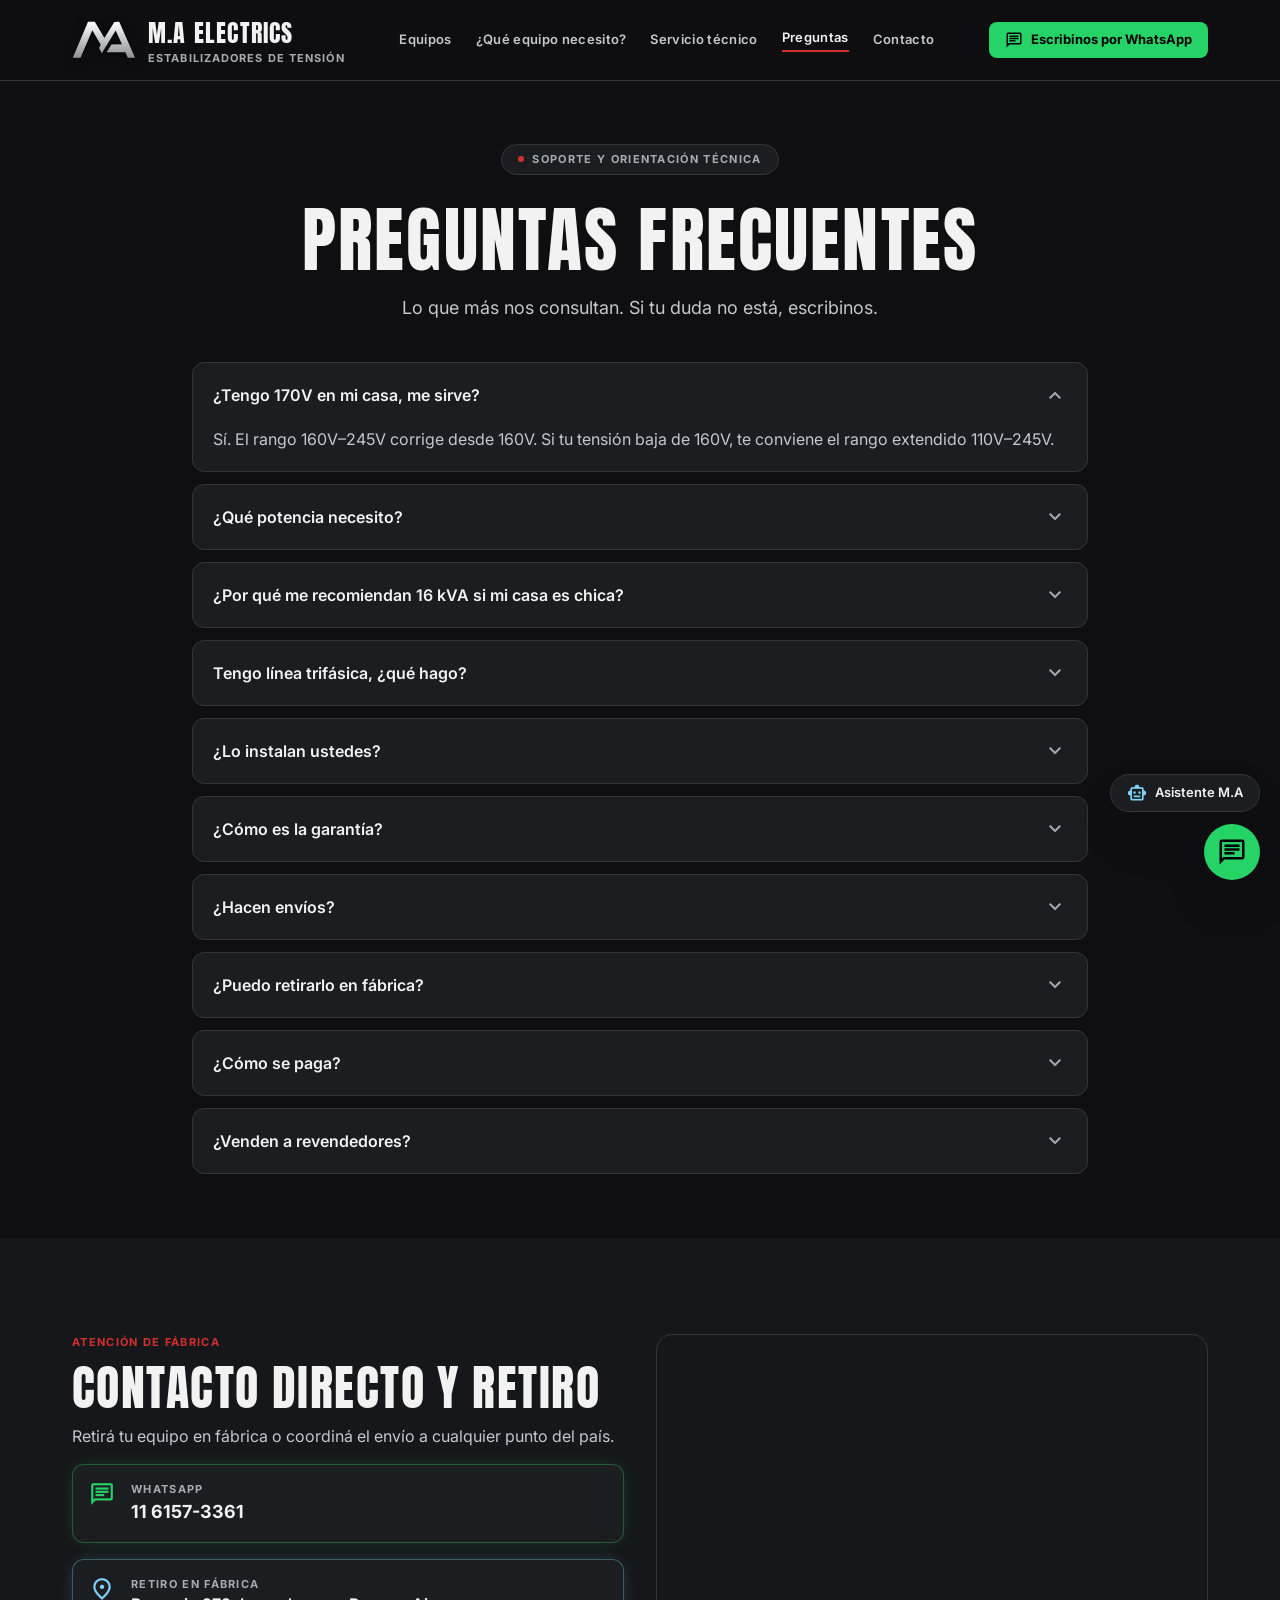
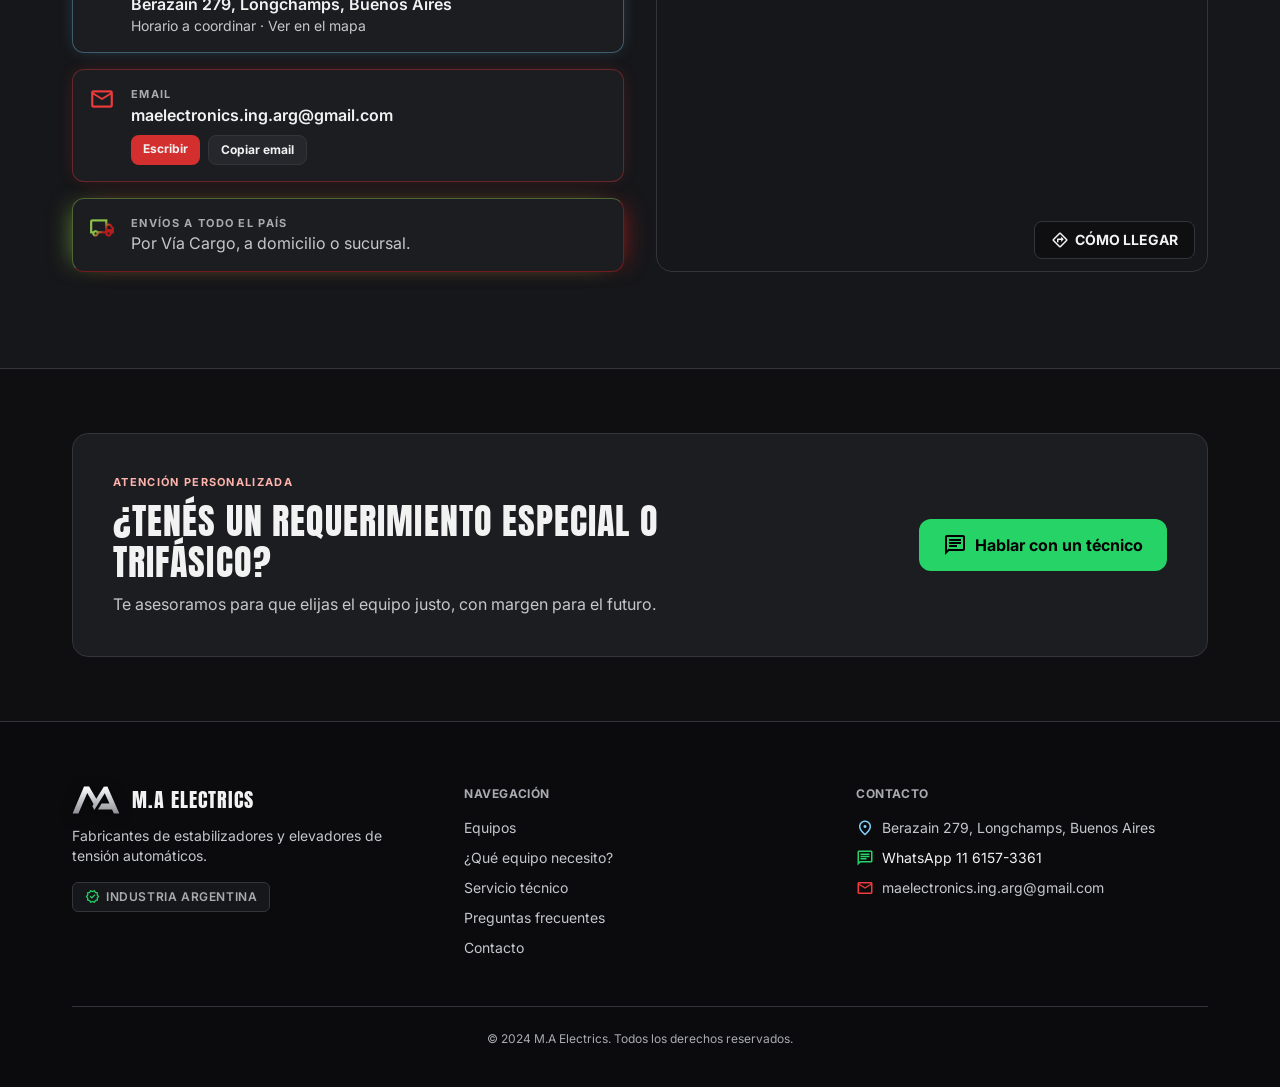
<file: preguntas.html>
<!DOCTYPE html>
<html class="dark" lang="es">
<head>
<meta charset="utf-8">
<!-- Google tag (gtag.js) -->
<script async src="https://www.googletagmanager.com/gtag/js?id=G-9QQGJ3EWHC"></script>
<script>window.dataLayer=window.dataLayer||[];function gtag(){dataLayer.push(arguments);}gtag('js',new Date());gtag('config','G-9QQGJ3EWHC');</script>

<meta name="ma-version" content="v2026-10-03-ga">
<meta name="viewport" content="width=device-width, initial-scale=1.0">
<title>Preguntas frecuentes y contacto | M.A Electrics</title>
<meta name="description" content="¿Qué estabilizador necesito? ¿Sirve con 170V? ¿Hacen envíos? Respuestas claras y contacto directo por WhatsApp. Retiro en Longchamps, Buenos Aires.">
<meta property="og:title" content="Preguntas frecuentes y contacto | M.A Electrics">
<meta property="og:description" content="¿Qué estabilizador necesito? ¿Sirve con 170V? ¿Hacen envíos? Respuestas claras y contacto directo por WhatsApp. Retiro en Longchamps, Buenos Aires.">
<meta property="og:type" content="website">
<meta property="og:locale" content="es_AR">
<meta property="og:site_name" content="M.A Electrics">
<meta property="og:url" content="https://ma-electrics.vercel.app/preguntas.html">
<meta property="og:image" content="https://ma-electrics.vercel.app/assets/img/og.jpg">
<meta name="twitter:card" content="summary_large_image">
<link rel="canonical" href="https://ma-electrics.vercel.app/preguntas.html">
<meta name="theme-color" content="#0F0F11">
<link rel="icon" type="image/svg+xml" href="assets/img/favicon.svg">
<link rel="icon" type="image/png" sizes="32x32" href="assets/img/favicon-32.png">
<link rel="apple-touch-icon" href="assets/img/apple-touch-icon.png">
<link rel="preconnect" href="https://fonts.googleapis.com">
<link rel="preconnect" href="https://fonts.gstatic.com" crossorigin>
<link href="https://fonts.googleapis.com/css2?family=Anton&display=block" rel="stylesheet">
<link href="https://fonts.googleapis.com/css2?family=Inter:wght@400;500;600;700&display=swap" rel="stylesheet">
<link href="https://fonts.googleapis.com/css2?family=Material+Symbols+Outlined:opsz,wght,FILL,GRAD@20..48,100..700,0..1,-50..200&icon_names=arrow_forward,assignment,bolt,build,cable,calculate,call,chat,check,check_circle,chevron_right,close,directions,done,electric_bolt,electric_meter,electrical_services,energy_savings_leaf,expand_more,factory,fitness_center,flag,handyman,history,history_edu,home_repair_service,info,lightbulb,local_shipping,location_on,mail,memory,menu,open_in_new,payments,photo_camera,precision_manufacturing,published_with_changes,request_quote,smart_toy,speed,storefront,swap_vert,switch,sync_alt,tune,verified,verified_user,warning,workspace_premium&display=block" rel="stylesheet">
<link rel="stylesheet" href="assets/css/tailwind.css">
<link rel="stylesheet" href="assets/css/site.css">
<script type="application/ld+json">{"@context": "https://schema.org", "@type": "LocalBusiness", "@id": "https://ma-electrics.vercel.app/#negocio", "name": "M.A Electrics", "description": "Fabricantes de estabilizadores y elevadores de tensión automáticos monofásicos para casas, comercios y talleres.", "url": "https://ma-electrics.vercel.app/", "logo": "https://ma-electrics.vercel.app/assets/img/logo.jpg", "image": "https://ma-electrics.vercel.app/assets/img/og.jpg", "telephone": "+54 9 11 6157-3361", "email": "maelectronics.ing.arg@gmail.com", "priceRange": "$$", "address": {"@type": "PostalAddress", "streetAddress": "Berazain 279", "addressLocality": "Longchamps", "addressRegion": "Buenos Aires", "postalCode": "1854", "addressCountry": "AR"}, "areaServed": {"@type": "Country", "name": "Argentina"}, "sameAs": ["https://maps.app.goo.gl/WdGTRNUzSnEioxeb7"]}</script>
<script type="application/ld+json">{"@context": "https://schema.org", "@type": "FAQPage", "mainEntity": [{"@type": "Question", "name": "¿Tengo 170V en mi casa, me sirve?", "acceptedAnswer": {"@type": "Answer", "text": "Sí. El rango 160V–245V corrige desde 160V. Si tu tensión baja de 160V, te conviene el rango extendido 110V–245V."}}, {"@type": "Question", "name": "¿Qué potencia necesito?", "acceptedAnswer": {"@type": "Answer", "text": "Para un hogar promedio, 16 kVA. Si tenés mucha carga, te recomendamos 20 o 25 kVA. Usá la calculadora o escribinos."}}, {"@type": "Question", "name": "¿Por qué me recomiendan 16 kVA si mi casa es chica?", "acceptedAnswer": {"@type": "Answer", "text": "Porque en la línea 160V–245V cuesta lo mismo que el de 12 o 14 kVA (y en la de 110V–245V, solo $20.000 más), y en 25 años tu casa va a sumar electrodomésticos."}}, {"@type": "Question", "name": "Tengo línea trifásica, ¿qué hago?", "acceptedAnswer": {"@type": "Answer", "text": "Se instalan 3 equipos monofásicos, uno por fase."}}, {"@type": "Question", "name": "¿Lo instalan ustedes?", "acceptedAnswer": {"@type": "Answer", "text": "Vendemos el equipo. Te recomendamos electricistas matriculados de confianza."}}, {"@type": "Question", "name": "¿Cómo es la garantía?", "acceptedAnswer": {"@type": "Answer", "text": "10 años, cubre cualquier falla del equipo. Conservá la boleta; la instalación tiene que hacerla un electricista matriculado, con conexión a tierra. No cubre mala instalación, descargas de rayo, ni equipos con golpes, caídas o maltrato."}}, {"@type": "Question", "name": "¿Hacen envíos?", "acceptedAnswer": {"@type": "Answer", "text": "A todo el país por Vía Cargo, a domicilio o sucursal. El envío lo paga el cliente."}}, {"@type": "Question", "name": "¿Puedo retirarlo en fábrica?", "acceptedAnswer": {"@type": "Answer", "text": "Sí, en Longchamps, coordinando el horario por WhatsApp."}}, {"@type": "Question", "name": "¿Cómo se paga?", "acceptedAnswer": {"@type": "Answer", "text": "Efectivo o transferencia. Los precios son finales."}}, {"@type": "Question", "name": "¿Venden a revendedores?", "acceptedAnswer": {"@type": "Answer", "text": "Sí, con precios especiales desde 3 unidades. Pedí la lista por WhatsApp."}}]}</script>
<script src="assets/js/analytics.js"></script>
</head>
<body class="bg-background font-body text-text-primary antialiased min-h-screen">
<header class="fixed top-0 left-0 right-0 z-50 bg-background/95 backdrop-blur-md border-b border-border">
  <div class="h-20 max-w-[1200px] mx-auto px-4 md:px-8 flex items-center justify-between gap-6">
    <a href="index.html" class="logo-link flex items-center gap-3">
      <svg class="ma-logo w-14 md:w-16" viewBox="-6 -6 488 288" role="img" aria-label="M.A Electrics"><defs><linearGradient id="svh" x1="0" y1="0" x2="0" y2="1"><stop offset="0" stop-color="#FFFFFF"/><stop offset=".45" stop-color="#C9CBCF"/><stop offset="1" stop-color="#8E9095"/></linearGradient><linearGradient id="shh" x1="0" y1="0" x2="1" y2="0"><stop offset="0" stop-color="#FF3B3B" stop-opacity="0"/><stop offset=".5" stop-color="#FF3B3B" stop-opacity=".95"/><stop offset="1" stop-color="#FF3B3B" stop-opacity="0"/></linearGradient><clipPath id="clh"><path d="M0,274 L59,275 L149,64 L213,176 L201,200 L221,239 L327,67 L375,172 L295,173 L258,232 L401,232 L420,275 L475,275 L354,0 L317,1 L241,124 L168,0 L116,0Z"/></clipPath></defs><path d="M0,274 L59,275 L149,64 L213,176 L201,200 L221,239 L327,67 L375,172 L295,173 L258,232 L401,232 L420,275 L475,275 L354,0 L317,1 L241,124 L168,0 L116,0Z" fill="url(#svh)"/><g clip-path="url(#clh)"><rect class="ma-shine" x="-160" y="-20" width="110" height="316" fill="url(#shh)" transform="skewX(-20)"/></g></svg>
      <span class="flex flex-col leading-none">
        <span class="font-display text-2xl uppercase tracking-wider">M.A Electrics</span>
        <span class="text-[11px] font-bold text-silver uppercase tracking-widest mt-1">Estabilizadores de tensión</span>
      </span>
    </a>
    <nav class="hidden lg:flex items-center gap-6 text-[13px] font-semibold tracking-wide">
      <a data-nav="equipos" href="equipos.html" class="nav-link">Equipos</a>
      <a data-nav="calculadora" href="index.html#calculadora" class="nav-link">¿Qué equipo necesito?</a>
      <a data-nav="servicio" href="servicio.html" class="nav-link">Servicio técnico</a>
      <a data-nav="preguntas" href="preguntas.html" class="nav-link">Preguntas</a>
      <a data-nav="contacto" href="preguntas.html#contacto" class="nav-link">Contacto</a>
    </nav>
    <div class="flex items-center gap-3">
      <a href="https://wa.me/5491161573361" target="_blank" rel="noopener" class="hidden sm:inline-flex items-center gap-2 bg-whatsapp hover:brightness-95 text-black text-[13px] font-bold px-4 py-2 rounded-lg">
        <span class="material-symbols-outlined text-[18px]">chat</span>Escribinos por WhatsApp</a>
      <button id="menu-btn" type="button" aria-label="Abrir menú" class="lg:hidden p-1 text-text-primary"><span class="material-symbols-outlined text-[30px]">menu</span></button>
    </div>
  </div>
  <nav id="mobile-menu" class="hidden lg:hidden border-t border-border bg-background px-4 py-4 flex-col gap-1 text-base font-semibold">
    <a href="equipos.html" class="py-3 border-b border-border">Equipos</a>
    <a href="index.html#calculadora" class="py-3 border-b border-border">¿Qué equipo necesito?</a>
    <a href="servicio.html" class="py-3 border-b border-border">Servicio técnico</a>
    <a href="preguntas.html" class="py-3 border-b border-border">Preguntas</a>
    <a href="preguntas.html#contacto" class="py-3">Contacto</a>
    <a href="https://wa.me/5491161573361" target="_blank" rel="noopener" class="mt-3 inline-flex justify-center items-center gap-2 bg-whatsapp text-black font-bold py-3 rounded-lg"><span class="material-symbols-outlined">chat</span>Escribinos por WhatsApp</a>
  </nav>
</header>
<main class="pt-20" data-page="preguntas">
<div class="max-w-[1200px] mx-auto px-4 md:px-8 pt-12 md:pt-16 pb-16">
  <div class="text-center mb-10">
    <span class="inline-flex items-center gap-2 bg-surface-elevated border border-border px-4 py-1.5 rounded-full eyebrow text-silver mb-5"><span class="w-1.5 h-1.5 rounded-full bg-accent"></span>Soporte y orientación técnica</span>
    <h1 class="display-title text-5xl md:text-7xl mb-3">Preguntas frecuentes</h1>
    <p class="text-lg text-text-secondary">Lo que más nos consultan. Si tu duda no está, escribinos.</p>
  </div>
  <div class="max-w-4xl mx-auto flex flex-col gap-3">
    
    <details class="faq bg-surface-elevated border border-border rounded-xl overflow-hidden" open><summary class="flex items-center justify-between gap-4 p-5 cursor-pointer font-semibold">¿Tengo 170V en mi casa, me sirve?<span class="material-symbols-outlined chev text-silver">expand_more</span></summary><div class="faq-body"><div class="px-5 pb-5 text-text-secondary">Sí. El rango 160V–245V corrige desde 160V. Si tu tensión baja de 160V, te conviene el rango extendido 110V–245V.</div></div></details>
    <details class="faq bg-surface-elevated border border-border rounded-xl overflow-hidden"><summary class="flex items-center justify-between gap-4 p-5 cursor-pointer font-semibold">¿Qué potencia necesito?<span class="material-symbols-outlined chev text-silver">expand_more</span></summary><div class="faq-body"><div class="px-5 pb-5 text-text-secondary">Para un hogar promedio, 16 kVA. Si tenés mucha carga, te recomendamos 20 o 25 kVA. <a href="index.html#calculadora" class="tap underline text-white">Usá la calculadora</a> o escribinos.</div></div></details>
    <details class="faq bg-surface-elevated border border-border rounded-xl overflow-hidden"><summary class="flex items-center justify-between gap-4 p-5 cursor-pointer font-semibold">¿Por qué me recomiendan 16 kVA si mi casa es chica?<span class="material-symbols-outlined chev text-silver">expand_more</span></summary><div class="faq-body"><div class="px-5 pb-5 text-text-secondary">Porque en la línea 160V–245V cuesta lo mismo que el de 12 o 14 kVA (y en la de 110V–245V, solo $20.000 más), y en 25 años tu casa va a sumar electrodomésticos.</div></div></details>
    <details class="faq bg-surface-elevated border border-border rounded-xl overflow-hidden"><summary class="flex items-center justify-between gap-4 p-5 cursor-pointer font-semibold">Tengo línea trifásica, ¿qué hago?<span class="material-symbols-outlined chev text-silver">expand_more</span></summary><div class="faq-body"><div class="px-5 pb-5 text-text-secondary">Se instalan 3 equipos monofásicos, uno por fase.</div></div></details>
    <details class="faq bg-surface-elevated border border-border rounded-xl overflow-hidden"><summary class="flex items-center justify-between gap-4 p-5 cursor-pointer font-semibold">¿Lo instalan ustedes?<span class="material-symbols-outlined chev text-silver">expand_more</span></summary><div class="faq-body"><div class="px-5 pb-5 text-text-secondary">Vendemos el equipo. Te recomendamos electricistas matriculados de confianza.</div></div></details>
    <details class="faq bg-surface-elevated border border-border rounded-xl overflow-hidden"><summary class="flex items-center justify-between gap-4 p-5 cursor-pointer font-semibold">¿Cómo es la garantía?<span class="material-symbols-outlined chev text-silver">expand_more</span></summary><div class="faq-body"><div class="px-5 pb-5 text-text-secondary">10 años, cubre cualquier falla del equipo. Conservá la boleta; la instalación tiene que hacerla un electricista matriculado, con conexión a tierra. No cubre mala instalación, descargas de rayo, ni equipos con golpes, caídas o maltrato.</div></div></details>
    <details class="faq bg-surface-elevated border border-border rounded-xl overflow-hidden"><summary class="flex items-center justify-between gap-4 p-5 cursor-pointer font-semibold">¿Hacen envíos?<span class="material-symbols-outlined chev text-silver">expand_more</span></summary><div class="faq-body"><div class="px-5 pb-5 text-text-secondary">A todo el país por Vía Cargo, a domicilio o sucursal. El envío lo paga el cliente.</div></div></details>
    <details class="faq bg-surface-elevated border border-border rounded-xl overflow-hidden"><summary class="flex items-center justify-between gap-4 p-5 cursor-pointer font-semibold">¿Puedo retirarlo en fábrica?<span class="material-symbols-outlined chev text-silver">expand_more</span></summary><div class="faq-body"><div class="px-5 pb-5 text-text-secondary">Sí, en Longchamps, coordinando el horario por WhatsApp.</div></div></details>
    <details class="faq bg-surface-elevated border border-border rounded-xl overflow-hidden"><summary class="flex items-center justify-between gap-4 p-5 cursor-pointer font-semibold">¿Cómo se paga?<span class="material-symbols-outlined chev text-silver">expand_more</span></summary><div class="faq-body"><div class="px-5 pb-5 text-text-secondary">Efectivo o transferencia. Los precios son finales.</div></div></details>
    <details class="faq bg-surface-elevated border border-border rounded-xl overflow-hidden"><summary class="flex items-center justify-between gap-4 p-5 cursor-pointer font-semibold">¿Venden a revendedores?<span class="material-symbols-outlined chev text-silver">expand_more</span></summary><div class="faq-body"><div class="px-5 pb-5 text-text-secondary">Sí, con precios especiales desde 3 unidades. Pedí la lista por WhatsApp.</div></div></details>
  </div>
</div>

<section id="contacto" class="bg-surface py-16 md:py-24 border-b border-border">
  <div class="max-w-[1200px] mx-auto px-4 md:px-8 grid grid-cols-1 md:grid-cols-2 gap-8 items-stretch">
    <div class="flex flex-col gap-4">
      <div>
        <div class="eyebrow text-accent mb-2">Atención de fábrica</div>
        <h2 class="display-title text-4xl md:text-5xl mb-2">Contacto directo y retiro</h2>
        <p class="text-text-secondary">Retirá tu equipo en fábrica o coordiná el envío a cualquier punto del país.</p>
      </div>
      <a href="https://wa.me/5491161573361" target="_blank" rel="noopener" class="cc cc-wa bg-surface-elevated border rounded-xl p-4 flex items-start gap-4"><span class="material-symbols-outlined text-[26px]" style="color:#25D366">chat</span><div><div class="eyebrow text-silver">WhatsApp</div><div class="font-bold text-lg">11 6157-3361</div></div></a>
      <a href="https://maps.app.goo.gl/WdGTRNUzSnEioxeb7" target="_blank" rel="noopener" class="cc cc-map bg-surface-elevated border rounded-xl p-4 flex items-start gap-4"><span class="material-symbols-outlined text-[26px]" style="color:#7DD3FC">location_on</span><div><div class="eyebrow text-silver">Retiro en fábrica</div><div class="font-semibold">Berazain 279, Longchamps, Buenos Aires</div><div class="text-sm text-text-secondary">Horario a coordinar · Ver en el mapa</div></div></a>
      <div class="cc cc-mail bg-surface-elevated border rounded-xl p-4 flex items-start gap-4"><span class="material-symbols-outlined text-[26px]" style="color:#EF3B3B">mail</span><div class="min-w-0 flex-1"><div class="eyebrow text-silver">Email</div><a href="mailto:maelectronics.ing.arg@gmail.com" class="tap font-semibold break-all hover:underline">maelectronics.ing.arg@gmail.com</a>
        <div class="flex gap-2 mt-2"><a href="mailto:maelectronics.ing.arg@gmail.com" class="tap text-xs font-bold px-3 py-1.5 rounded-lg bg-accent hover:bg-accent-hover">Escribir</a><button type="button" data-copy="maelectronics.ing.arg@gmail.com" class="tap tap text-xs font-bold px-3 py-1.5 rounded-lg bg-surface-high border border-border hover:border-silver">Copiar email</button></div></div></div>
      <div class="cc cc-envio bg-surface-elevated border rounded-xl p-4 flex items-start gap-4"><span class="material-symbols-outlined ico-viacargo text-[26px]">local_shipping</span><div><div class="eyebrow text-silver">Envíos a todo el país</div><div class="text-text-secondary">Por Vía Cargo, a domicilio o sucursal.</div></div></div>
    </div>
    <div class="min-h-[380px] rounded-2xl overflow-hidden border border-border relative flex flex-col">
      <iframe title="Ubicación de M.A Electrics" src="https://www.google.com/maps?q=Berazain%20279%2C%20Longchamps%2C%20Buenos%20Aires&output=embed" class="w-full flex-1 min-h-[380px] grayscale-[40%]" loading="lazy" referrerpolicy="no-referrer-when-downgrade" style="border:0"></iframe>
      <a href="https://maps.app.goo.gl/WdGTRNUzSnEioxeb7" target="_blank" rel="noopener" class="absolute bottom-3 right-3 bg-background/95 border border-border px-4 py-2 rounded-lg text-sm font-bold uppercase flex items-center gap-1.5"><span class="material-symbols-outlined text-[18px]">directions</span>Cómo llegar</a>
    </div>
  </div>
</section>


<section class="max-w-[1200px] mx-auto px-4 md:px-8 py-16">
  <div class="bg-surface-elevated border border-border rounded-2xl p-6 md:p-10 flex flex-col md:flex-row items-center justify-between gap-6">
    <div class="max-w-xl text-center md:text-left">
      <div class="eyebrow text-accent-soft mb-2">Atención personalizada</div>
      <h2 class="display-title text-3xl md:text-4xl">¿Tenés un requerimiento especial o trifásico?</h2>
      <p class="text-text-secondary mt-2">Te asesoramos para que elijas el equipo justo, con margen para el futuro.</p>
    </div>
    <a href="https://wa.me/5491161573361?text=Hola%2C%20tengo%20una%20consulta%20t%C3%A9cnica" target="_blank" rel="noopener" class="inline-flex items-center gap-2 bg-whatsapp text-black font-bold px-6 py-3.5 rounded-xl whitespace-nowrap"><span class="material-symbols-outlined">chat</span>Hablar con un técnico</a>
  </div>
</section>
</main>
<footer class="bg-[#0B0B0D] border-t border-border pt-16 pb-28 lg:pb-10">
  <div class="max-w-[1200px] mx-auto px-4 md:px-8">
    <div class="grid grid-cols-1 md:grid-cols-3 gap-10 mb-12">
      <div>
        <div class="logo-link flex items-center gap-3 mb-3">
          <svg class="ma-logo w-12" viewBox="-6 -6 488 288" role="img" aria-label="M.A Electrics"><defs><linearGradient id="svf" x1="0" y1="0" x2="0" y2="1"><stop offset="0" stop-color="#FFFFFF"/><stop offset=".45" stop-color="#C9CBCF"/><stop offset="1" stop-color="#8E9095"/></linearGradient><linearGradient id="shf" x1="0" y1="0" x2="1" y2="0"><stop offset="0" stop-color="#FF3B3B" stop-opacity="0"/><stop offset=".5" stop-color="#FF3B3B" stop-opacity=".95"/><stop offset="1" stop-color="#FF3B3B" stop-opacity="0"/></linearGradient><clipPath id="clf"><path d="M0,274 L59,275 L149,64 L213,176 L201,200 L221,239 L327,67 L375,172 L295,173 L258,232 L401,232 L420,275 L475,275 L354,0 L317,1 L241,124 L168,0 L116,0Z"/></clipPath></defs><path d="M0,274 L59,275 L149,64 L213,176 L201,200 L221,239 L327,67 L375,172 L295,173 L258,232 L401,232 L420,275 L475,275 L354,0 L317,1 L241,124 L168,0 L116,0Z" fill="url(#svf)"/><g clip-path="url(#clf)"><rect class="ma-shine" x="-160" y="-20" width="110" height="316" fill="url(#shf)" transform="skewX(-20)"/></g></svg>
          <span class="font-display text-xl uppercase tracking-wider">M.A Electrics</span>
        </div>
        <p class="text-sm text-text-secondary max-w-xs mb-4">Fabricantes de estabilizadores y elevadores de tensión automáticos.</p>
        <span class="inline-flex items-center gap-1.5 border border-border bg-surface text-silver text-xs px-3 py-1.5 rounded-md uppercase tracking-wider font-semibold"><span class="material-symbols-outlined text-[15px] text-whatsapp">verified</span>Industria Argentina</span>
      </div>
      <div>
        <h4 class="text-xs font-bold uppercase text-silver tracking-wider mb-4">Navegación</h4>
        <ul class="space-y-2.5 text-sm text-text-secondary">
          <li><a class="hover:text-text-primary" href="equipos.html">Equipos</a></li>
          <li><a class="hover:text-text-primary" href="index.html#calculadora">¿Qué equipo necesito?</a></li>
          <li><a class="hover:text-text-primary" href="servicio.html">Servicio técnico</a></li>
          <li><a class="hover:text-text-primary" href="preguntas.html">Preguntas frecuentes</a></li>
          <li><a class="hover:text-text-primary" href="preguntas.html#contacto">Contacto</a></li>
        </ul>
      </div>
      <div>
        <h4 class="text-xs font-bold uppercase text-silver tracking-wider mb-4">Contacto</h4>
        <div class="space-y-2.5 text-sm text-text-secondary">
          <p><a class="flex items-center gap-2 hover:text-text-primary" href="https://maps.app.goo.gl/WdGTRNUzSnEioxeb7" target="_blank" rel="noopener"><span class="material-symbols-outlined text-[18px]" style="color:#7DD3FC">location_on</span>Berazain 279, Longchamps, Buenos Aires</a></p>
          <p><a class="flex items-center gap-2 text-text-primary hover:text-whatsapp" href="https://wa.me/5491161573361" target="_blank" rel="noopener"><span class="material-symbols-outlined text-[18px] text-whatsapp">chat</span>WhatsApp 11 6157-3361</a></p>
          <p><a class="flex items-center gap-2 hover:text-text-primary break-all" href="mailto:maelectronics.ing.arg@gmail.com"><span class="material-symbols-outlined text-[18px]" style="color:#EF3B3B">mail</span>maelectronics.ing.arg@gmail.com</a></p>
        </div>
      </div>
    </div>
    <div class="border-t border-border pt-6 text-center text-xs text-silver">© 2024 M.A Electrics. Todos los derechos reservados.</div>
  </div>
</footer>

<!-- Botones flotantes -->
<div class="fixed bottom-5 right-5 z-40 hidden lg:flex flex-col items-end gap-3" id="float-desk">
  <div id="assist-panel" class="hidden w-[300px] max-w-[calc(100vw-40px)] bg-surface-elevated border border-border rounded-2xl shadow-2xl p-4">
    <div class="flex items-center justify-between mb-3">
      <span class="flex items-center gap-2 font-bold"><span class="material-symbols-outlined text-sky-300">smart_toy</span>Asistente M.A</span>
      <button id="assist-close" type="button" aria-label="Cerrar" class="text-silver hover:text-text-primary"><span class="material-symbols-outlined">close</span></button>
    </div>
    <p class="text-sm text-text-secondary mb-3">¿En qué te ayudamos?</p>
    <div class="flex flex-col gap-2 text-sm">
      <a href="index.html#calculadora" class="assist-opt">¿Qué equipo necesito? (calculadora)</a>
      <a href="equipos.html" class="assist-opt">Ver equipos y precios</a>
      <a href="preguntas.html" class="assist-opt">Preguntas frecuentes</a>
      <a href="https://wa.me/5491161573361?text=Hola%2C%20quiero%20hacer%20una%20consulta" target="_blank" rel="noopener" class="assist-opt !bg-whatsapp !text-black font-bold text-center">Hablar por WhatsApp</a>
    </div>
  </div>
  <button id="assist-btn" type="button" class="flex items-center gap-2 bg-surface-elevated hover:bg-surface-high border border-border text-text-primary px-3 sm:px-4 py-2 rounded-full shadow-2xl text-[13px] font-semibold">
    <span class="material-symbols-outlined text-sky-300 text-[20px]">smart_toy</span><span class="hidden sm:inline">Asistente M.A</span>
  </button>
  <a id="wa-bubble" href="https://wa.me/5491161573361?text=Hola%2C%20quiero%20que%20me%20ayuden%20a%20elegir%20un%20estabilizador" target="_blank" rel="noopener" class="hidden relative max-w-[250px] bg-white text-[#111214] rounded-2xl rounded-br-sm shadow-2xl px-4 py-3 text-sm">
    <button id="wa-bubble-close" type="button" aria-label="Cerrar" class="absolute -top-2 -left-2 w-6 h-6 rounded-full bg-surface-high text-white border border-border flex items-center justify-center text-xs">✕</button>
    <strong class="block">¿Te ayudamos a elegir tu equipo?</strong>Escribinos y te respondemos los fabricantes.
  </a>
  <a href="https://wa.me/5491161573361" target="_blank" rel="noopener" aria-label="WhatsApp" class="w-14 h-14 flex items-center justify-center bg-whatsapp text-black rounded-full shadow-2xl hover:scale-105 transition">
    <span class="material-symbols-outlined text-[30px]">chat</span>
  </a>
</div>

<!-- Barra inferior para celular -->
<div id="wa-bubble-m" class="lg:hidden hidden fixed left-3 right-3 z-50 bg-white text-[#111214] rounded-2xl shadow-2xl px-4 py-3 text-sm flex items-start gap-3" style="bottom:calc(76px + env(safe-area-inset-bottom))">
  <a href="https://wa.me/5491161573361?text=Hola%2C%20quiero%20que%20me%20ayuden%20a%20elegir%20un%20estabilizador" target="_blank" rel="noopener" class="flex-1"><strong class="block">¿Te ayudamos a elegir tu equipo?</strong>Escribinos y te responden los fabricantes.</a>
  <button id="wa-bubble-m-close" type="button" aria-label="Cerrar" class="w-8 h-8 shrink-0 rounded-full bg-[#111214] text-white text-xs">✕</button>
</div>
<nav class="mbar lg:hidden fixed bottom-0 left-0 right-0 z-40 bg-background/95 backdrop-blur-md border-t border-border grid grid-cols-4" aria-label="Accesos rápidos">
  <a href="https://wa.me/5491161573361" target="_blank" rel="noopener" class="mbar-btn text-whatsapp"><span class="material-symbols-outlined">chat</span>WhatsApp</a>
  <a href="tel:+5491161573361" class="mbar-btn"><span class="material-symbols-outlined">call</span>Llamar</a>
  <a href="index.html#calculadora" class="mbar-btn"><span class="material-symbols-outlined">calculate</span>Calculadora</a>
  <a href="https://maps.app.goo.gl/WdGTRNUzSnEioxeb7" target="_blank" rel="noopener" class="mbar-btn"><span class="material-symbols-outlined" style="color:#7DD3FC">directions</span>Cómo llegar</a>
</nav>
<div id="toast" class="fixed bottom-24 left-1/2 -translate-x-1/2 z-50 bg-surface-high border border-border px-4 py-2 rounded-lg text-sm font-semibold opacity-0 pointer-events-none transition-opacity">Email copiado</div>
<script src="assets/js/precios.js"></script>
<script src="assets/js/main.js"></script>

</body>
</html>
</file>
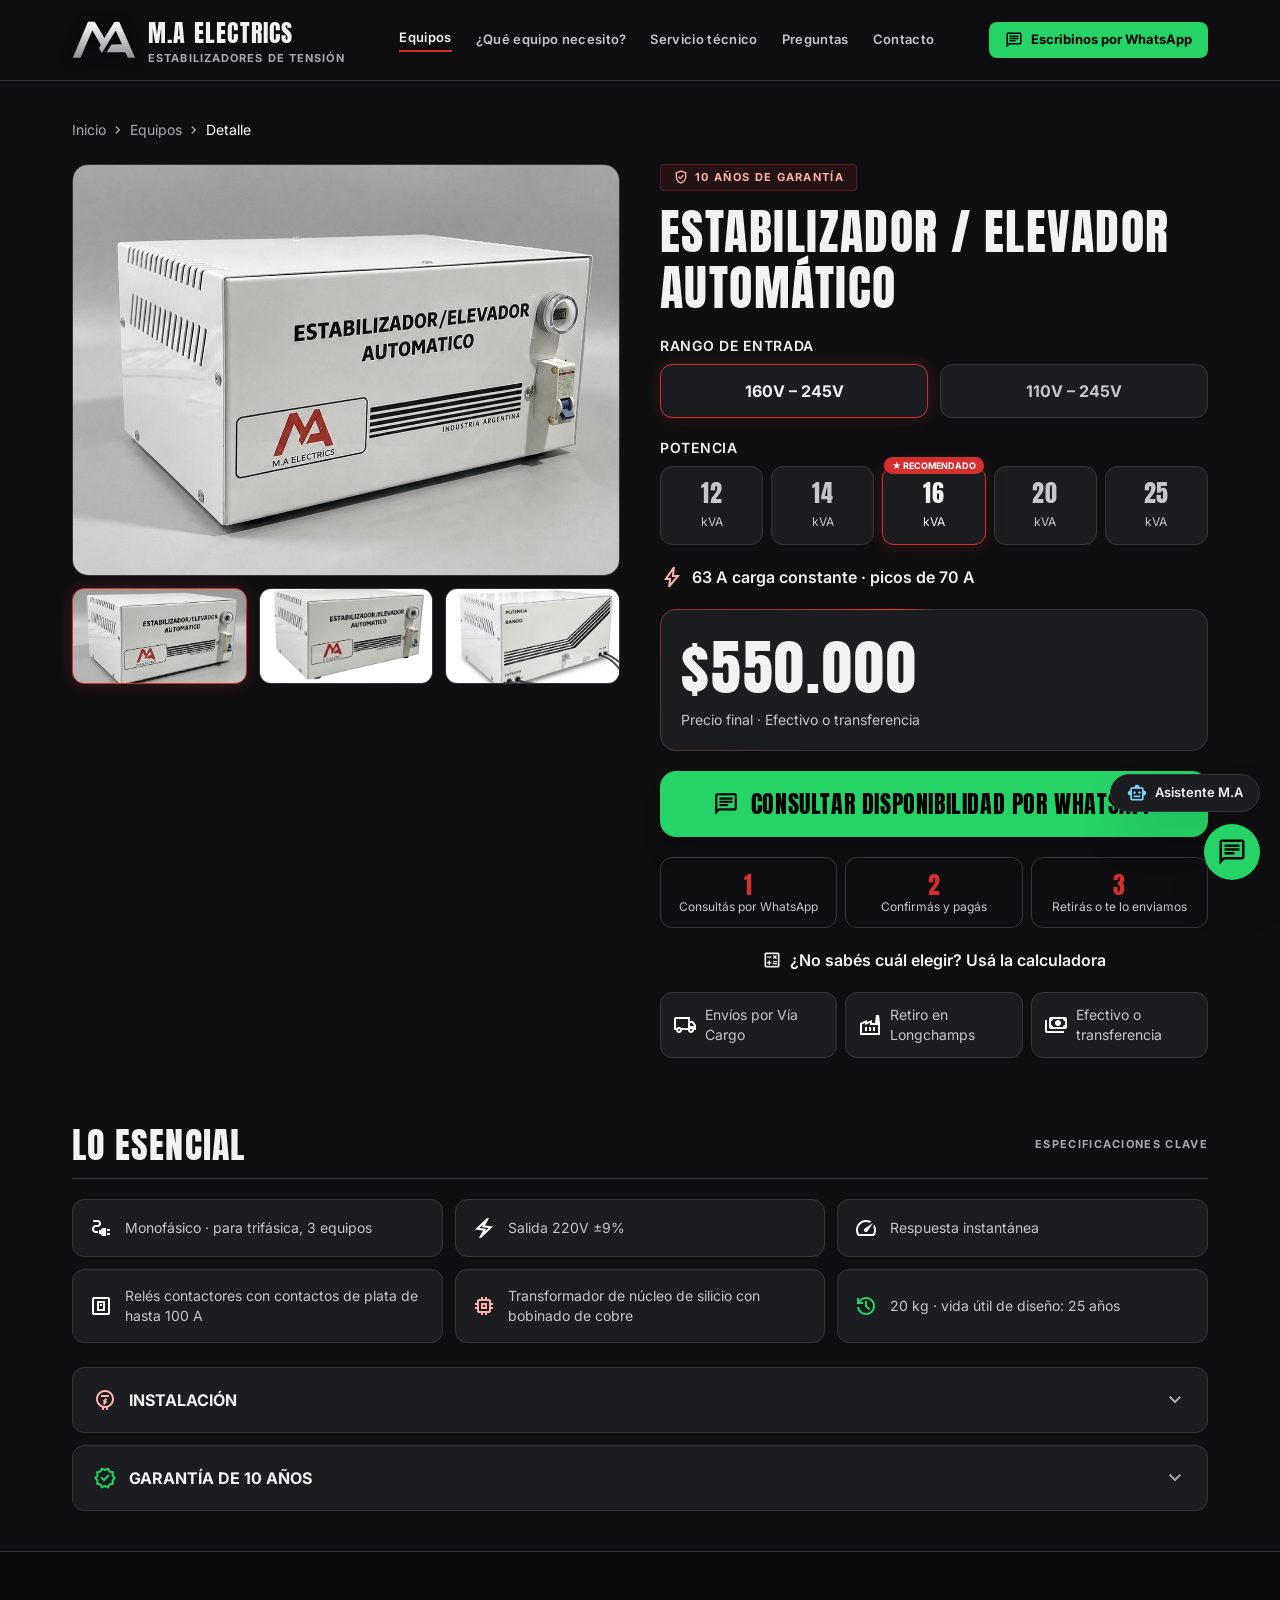
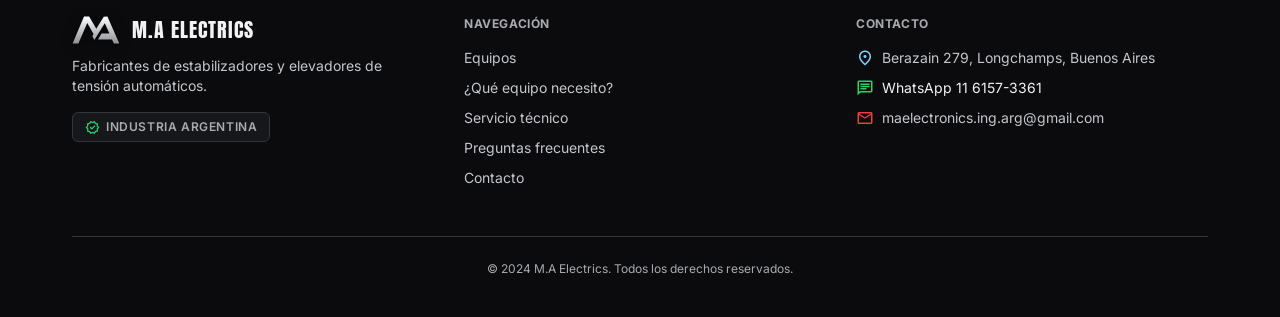
<file: producto.html>
<!DOCTYPE html>
<html class="dark" lang="es">
<head>
<meta charset="utf-8">
<!-- Google tag (gtag.js) -->
<script async src="https://www.googletagmanager.com/gtag/js?id=G-9QQGJ3EWHC"></script>
<script>window.dataLayer=window.dataLayer||[];function gtag(){dataLayer.push(arguments);}gtag('js',new Date());gtag('config','G-9QQGJ3EWHC');</script>

<meta name="ma-version" content="v2026-10-03-ga">
<meta name="viewport" content="width=device-width, initial-scale=1.0">
<title>Estabilizador y elevador de tensión automático | M.A Electrics</title>
<meta name="description" content="Elegí rango y potencia, mirá el precio final y consultá disponibilidad por WhatsApp. Bobinado de cobre, relés con contactos de plata y 10 años de garantía.">
<meta property="og:title" content="Estabilizador y elevador de tensión automático | M.A Electrics">
<meta property="og:description" content="Elegí rango y potencia, mirá el precio final y consultá disponibilidad por WhatsApp. Bobinado de cobre, relés con contactos de plata y 10 años de garantía.">
<meta property="og:type" content="website">
<meta property="og:locale" content="es_AR">
<meta property="og:site_name" content="M.A Electrics">
<meta property="og:url" content="https://ma-electrics.vercel.app/producto.html">
<meta property="og:image" content="https://ma-electrics.vercel.app/assets/img/og.jpg">
<meta name="twitter:card" content="summary_large_image">
<link rel="canonical" href="https://ma-electrics.vercel.app/producto.html">
<meta name="theme-color" content="#0F0F11">
<link rel="icon" type="image/svg+xml" href="assets/img/favicon.svg">
<link rel="icon" type="image/png" sizes="32x32" href="assets/img/favicon-32.png">
<link rel="apple-touch-icon" href="assets/img/apple-touch-icon.png">
<link rel="preconnect" href="https://fonts.googleapis.com">
<link rel="preconnect" href="https://fonts.gstatic.com" crossorigin>
<link href="https://fonts.googleapis.com/css2?family=Anton&display=block" rel="stylesheet">
<link href="https://fonts.googleapis.com/css2?family=Inter:wght@400;500;600;700&display=swap" rel="stylesheet">
<link href="https://fonts.googleapis.com/css2?family=Material+Symbols+Outlined:opsz,wght,FILL,GRAD@20..48,100..700,0..1,-50..200&icon_names=arrow_forward,assignment,bolt,build,cable,calculate,call,chat,check,check_circle,chevron_right,close,directions,done,electric_bolt,electric_meter,electrical_services,energy_savings_leaf,expand_more,factory,fitness_center,flag,handyman,history,history_edu,home_repair_service,info,lightbulb,local_shipping,location_on,mail,memory,menu,open_in_new,payments,photo_camera,precision_manufacturing,published_with_changes,request_quote,smart_toy,speed,storefront,swap_vert,switch,sync_alt,tune,verified,verified_user,warning,workspace_premium&display=block" rel="stylesheet">
<link rel="stylesheet" href="assets/css/tailwind.css">
<link rel="stylesheet" href="assets/css/site.css">
<script type="application/ld+json">{"@context": "https://schema.org", "@type": "LocalBusiness", "@id": "https://ma-electrics.vercel.app/#negocio", "name": "M.A Electrics", "description": "Fabricantes de estabilizadores y elevadores de tensión automáticos monofásicos para casas, comercios y talleres.", "url": "https://ma-electrics.vercel.app/", "logo": "https://ma-electrics.vercel.app/assets/img/logo.jpg", "image": "https://ma-electrics.vercel.app/assets/img/og.jpg", "telephone": "+54 9 11 6157-3361", "email": "maelectronics.ing.arg@gmail.com", "priceRange": "$$", "address": {"@type": "PostalAddress", "streetAddress": "Berazain 279", "addressLocality": "Longchamps", "addressRegion": "Buenos Aires", "postalCode": "1854", "addressCountry": "AR"}, "areaServed": {"@type": "Country", "name": "Argentina"}, "sameAs": ["https://maps.app.goo.gl/WdGTRNUzSnEioxeb7"]}</script>
<script type="application/ld+json">{"@context": "https://schema.org", "@type": "Product", "name": "Estabilizador de tensión 16 kVA monofásico, rango 160V–245V", "brand": {"@type": "Brand", "name": "M.A Electrics"}, "image": "https://ma-electrics.vercel.app/assets/img/equipo-frente-h.jpg", "description": "Estabilizador / elevador de tensión automático de 16 kVA para toda la casa. Rango de entrada 160V – 245V, salida 220V ±9%, 10 años de garantía.", "offers": {"@type": "Offer", "price": "550000", "priceCurrency": "ARS", "availability": "https://schema.org/InStock", "url": "https://ma-electrics.vercel.app/producto.html?rango=160&kva=16", "seller": {"@id": "https://ma-electrics.vercel.app/#negocio"}}}</script>
<script type="application/ld+json">{"@context": "https://schema.org", "@type": "Product", "name": "Estabilizador de tensión 20 kVA monofásico, rango 160V–245V", "brand": {"@type": "Brand", "name": "M.A Electrics"}, "image": "https://ma-electrics.vercel.app/assets/img/equipo-frente-h.jpg", "description": "Estabilizador / elevador de tensión automático de 20 kVA para toda la casa. Rango de entrada 160V – 245V, salida 220V ±9%, 10 años de garantía.", "offers": {"@type": "Offer", "price": "590000", "priceCurrency": "ARS", "availability": "https://schema.org/InStock", "url": "https://ma-electrics.vercel.app/producto.html?rango=160&kva=20", "seller": {"@id": "https://ma-electrics.vercel.app/#negocio"}}}</script>
<script type="application/ld+json">{"@context": "https://schema.org", "@type": "Product", "name": "Estabilizador de tensión 25 kVA monofásico, rango 160V–245V", "brand": {"@type": "Brand", "name": "M.A Electrics"}, "image": "https://ma-electrics.vercel.app/assets/img/equipo-frente-h.jpg", "description": "Estabilizador / elevador de tensión automático de 25 kVA para toda la casa. Rango de entrada 160V – 245V, salida 220V ±9%, 10 años de garantía.", "offers": {"@type": "Offer", "price": "670000", "priceCurrency": "ARS", "availability": "https://schema.org/InStock", "url": "https://ma-electrics.vercel.app/producto.html?rango=160&kva=25", "seller": {"@id": "https://ma-electrics.vercel.app/#negocio"}}}</script>
<script type="application/ld+json">{"@context": "https://schema.org", "@type": "Product", "name": "Estabilizador de tensión 14 kVA monofásico, rango 110V–245V", "brand": {"@type": "Brand", "name": "M.A Electrics"}, "image": "https://ma-electrics.vercel.app/assets/img/equipo-frente-h.jpg", "description": "Estabilizador / elevador de tensión automático de 14 kVA para toda la casa. Rango de entrada 110V – 245V, salida 220V ±9%, 10 años de garantía.", "offers": {"@type": "Offer", "price": "580000", "priceCurrency": "ARS", "availability": "https://schema.org/InStock", "url": "https://ma-electrics.vercel.app/producto.html?rango=110&kva=14", "seller": {"@id": "https://ma-electrics.vercel.app/#negocio"}}}</script>
<script src="assets/js/analytics.js"></script>
</head>
<body class="bg-background font-body text-text-primary antialiased min-h-screen">
<header class="fixed top-0 left-0 right-0 z-50 bg-background/95 backdrop-blur-md border-b border-border">
  <div class="h-20 max-w-[1200px] mx-auto px-4 md:px-8 flex items-center justify-between gap-6">
    <a href="index.html" class="logo-link flex items-center gap-3">
      <svg class="ma-logo w-14 md:w-16" viewBox="-6 -6 488 288" role="img" aria-label="M.A Electrics"><defs><linearGradient id="svh" x1="0" y1="0" x2="0" y2="1"><stop offset="0" stop-color="#FFFFFF"/><stop offset=".45" stop-color="#C9CBCF"/><stop offset="1" stop-color="#8E9095"/></linearGradient><linearGradient id="shh" x1="0" y1="0" x2="1" y2="0"><stop offset="0" stop-color="#FF3B3B" stop-opacity="0"/><stop offset=".5" stop-color="#FF3B3B" stop-opacity=".95"/><stop offset="1" stop-color="#FF3B3B" stop-opacity="0"/></linearGradient><clipPath id="clh"><path d="M0,274 L59,275 L149,64 L213,176 L201,200 L221,239 L327,67 L375,172 L295,173 L258,232 L401,232 L420,275 L475,275 L354,0 L317,1 L241,124 L168,0 L116,0Z"/></clipPath></defs><path d="M0,274 L59,275 L149,64 L213,176 L201,200 L221,239 L327,67 L375,172 L295,173 L258,232 L401,232 L420,275 L475,275 L354,0 L317,1 L241,124 L168,0 L116,0Z" fill="url(#svh)"/><g clip-path="url(#clh)"><rect class="ma-shine" x="-160" y="-20" width="110" height="316" fill="url(#shh)" transform="skewX(-20)"/></g></svg>
      <span class="flex flex-col leading-none">
        <span class="font-display text-2xl uppercase tracking-wider">M.A Electrics</span>
        <span class="text-[11px] font-bold text-silver uppercase tracking-widest mt-1">Estabilizadores de tensión</span>
      </span>
    </a>
    <nav class="hidden lg:flex items-center gap-6 text-[13px] font-semibold tracking-wide">
      <a data-nav="equipos" href="equipos.html" class="nav-link">Equipos</a>
      <a data-nav="calculadora" href="index.html#calculadora" class="nav-link">¿Qué equipo necesito?</a>
      <a data-nav="servicio" href="servicio.html" class="nav-link">Servicio técnico</a>
      <a data-nav="preguntas" href="preguntas.html" class="nav-link">Preguntas</a>
      <a data-nav="contacto" href="preguntas.html#contacto" class="nav-link">Contacto</a>
    </nav>
    <div class="flex items-center gap-3">
      <a href="https://wa.me/5491161573361" target="_blank" rel="noopener" class="hidden sm:inline-flex items-center gap-2 bg-whatsapp hover:brightness-95 text-black text-[13px] font-bold px-4 py-2 rounded-lg">
        <span class="material-symbols-outlined text-[18px]">chat</span>Escribinos por WhatsApp</a>
      <button id="menu-btn" type="button" aria-label="Abrir menú" class="lg:hidden p-1 text-text-primary"><span class="material-symbols-outlined text-[30px]">menu</span></button>
    </div>
  </div>
  <nav id="mobile-menu" class="hidden lg:hidden border-t border-border bg-background px-4 py-4 flex-col gap-1 text-base font-semibold">
    <a href="equipos.html" class="py-3 border-b border-border">Equipos</a>
    <a href="index.html#calculadora" class="py-3 border-b border-border">¿Qué equipo necesito?</a>
    <a href="servicio.html" class="py-3 border-b border-border">Servicio técnico</a>
    <a href="preguntas.html" class="py-3 border-b border-border">Preguntas</a>
    <a href="preguntas.html#contacto" class="py-3">Contacto</a>
    <a href="https://wa.me/5491161573361" target="_blank" rel="noopener" class="mt-3 inline-flex justify-center items-center gap-2 bg-whatsapp text-black font-bold py-3 rounded-lg"><span class="material-symbols-outlined">chat</span>Escribinos por WhatsApp</a>
  </nav>
</header>
<main class="pt-20" data-page="equipos">
<div class="max-w-[1200px] mx-auto px-4 md:px-8 py-10">
  <nav class="mb-6 text-sm text-silver flex items-center gap-1 flex-wrap">
    <a href="index.html" class="tap hover:text-white">Inicio</a><span class="material-symbols-outlined text-[16px]">chevron_right</span>
    <a href="equipos.html" class="tap hover:text-white">Equipos</a><span class="material-symbols-outlined text-[16px]">chevron_right</span>
    <span class="text-white">Detalle</span>
  </nav>
  <div class="grid grid-cols-1 lg:grid-cols-12 gap-10 items-start">
    <section class="lg:col-span-6 flex flex-col gap-3">
      <div class="bg-surface-elevated border border-border rounded-2xl overflow-hidden"><img id="main-img" src="assets/img/equipo-frente-h.jpg" alt="Estabilizador de tensión M.A Electrics de 16 kVA, gabinete blanco" class="w-full aspect-[4/3] object-cover transition-opacity duration-200"></div>
      <div class="grid grid-cols-3 gap-3">
        <button type="button" class="thumb opt-btn active rounded-xl overflow-hidden h-24" data-src="assets/img/equipo-frente-h.jpg"><img src="assets/img/equipo-frente-h.jpg" alt="Estabilizador de tensión M.A Electrics de 16 kVA" class="w-full h-full object-cover"></button>
        <button type="button" class="thumb opt-btn rounded-xl overflow-hidden h-24" data-src="assets/img/equipo-blanco-h.jpg"><img src="assets/img/equipo-blanco-h.jpg" alt="Estabilizador de tensión automático con llave térmica integrada" class="w-full h-full object-cover"></button>
        <button type="button" class="thumb opt-btn rounded-xl overflow-hidden h-24" data-src="assets/img/equipo-trasera.jpg"><img src="assets/img/equipo-trasera.jpg" alt="Conexiones de entrada y salida del elevador de tensión" class="w-full h-full object-cover"></button>
      </div>
    </section>

    <section class="lg:col-span-6 flex flex-col gap-5">
      <div>
        <span class="inline-flex items-center gap-1.5 bg-accent/10 text-accent-soft border border-accent/30 px-3 py-1 rounded eyebrow mb-3"><span class="material-symbols-outlined text-[16px]">verified_user</span>10 años de garantía</span>
        <h1 class="display-title text-4xl md:text-5xl">Estabilizador / Elevador automático</h1>
      </div>
      <div>
        <div class="text-sm font-semibold uppercase tracking-wider mb-2">Rango de entrada</div>
        <div class="grid grid-cols-2 gap-3" id="rangos">
          <button type="button" data-r="160" class="opt-btn py-3.5 rounded-xl font-bold">160V – 245V</button>
          <button type="button" data-r="110" class="opt-btn py-3.5 rounded-xl font-bold">110V – 245V</button>
        </div>
      </div>
      <div>
        <div class="text-sm font-semibold uppercase tracking-wider mb-2">Potencia</div>
        <div class="grid grid-cols-5 gap-2" id="potencias">
          <button type="button" data-k="12" class="opt-btn py-3 rounded-xl"><span class="display-title text-2xl block">12</span><span class="text-xs">kVA</span></button>
          <button type="button" data-k="14" class="opt-btn py-3 rounded-xl"><span class="display-title text-2xl block">14</span><span class="text-xs">kVA</span></button>
          <button type="button" data-k="16" class="opt-btn py-3 rounded-xl relative"><span class="absolute -top-2.5 left-1/2 -translate-x-1/2 bg-accent text-white text-[9px] font-bold px-2 py-0.5 rounded-full uppercase whitespace-nowrap">★ Recomendado</span><span class="display-title text-2xl block">16</span><span class="text-xs">kVA</span></button>
          <button type="button" data-k="20" class="opt-btn py-3 rounded-xl"><span class="display-title text-2xl block">20</span><span class="text-xs">kVA</span></button>
          <button type="button" data-k="25" class="opt-btn py-3 rounded-xl"><span class="display-title text-2xl block">25</span><span class="text-xs">kVA</span></button>
        </div>
      </div>
      <div id="amp-line" class="flex items-center gap-2 font-semibold"><span class="material-symbols-outlined text-accent-soft">bolt</span><span id="amp-text"></span></div>
      <div class="glow-border bg-surface-elevated rounded-2xl p-5">
        <div id="precio" class="display-title text-6xl">$550.000</div>
        <div id="precio-nota" class="text-sm text-text-secondary mt-2">Precio final · Efectivo o transferencia</div>
      </div>
      <div id="tip16" class="hidden bg-surface-elevated border border-border rounded-xl p-4 flex flex-col sm:flex-row sm:items-center justify-between gap-3">
        <div class="flex items-start gap-3"><span class="material-symbols-outlined text-sky-300 mt-0.5">lightbulb</span><p class="text-text-secondary leading-snug"><strong id="tip16-title" class="text-white">Mismo precio, más potencia.</strong><br><span id="tip16-text">Por el mismo valor te llevás el de 16 kVA, con más resto para el futuro.</span></p></div>
        <button id="to16" type="button" class="whitespace-nowrap px-4 py-2 rounded-lg bg-surface-high border border-border font-semibold text-sm hover:border-silver">Cambiar a 16 kVA</button>
      </div>
      <a id="wa-btn" href="#" target="_blank" rel="noopener" class="btn-wa-big w-full bg-whatsapp text-black font-display uppercase tracking-wide text-xl md:text-2xl leading-none py-5 px-4 rounded-2xl flex items-center justify-center text-center gap-3 shadow-xl"><span class="material-symbols-outlined text-[26px]">chat</span><span id="wa-label" class="leading-none">Consultar disponibilidad por WhatsApp</span></a>
      <div class="grid grid-cols-3 gap-2 text-center text-xs text-text-secondary">
        <div class="p-3 rounded-xl border border-border"><span class="display-title text-2xl text-accent block">1</span>Consultás por WhatsApp</div>
        <div class="p-3 rounded-xl border border-border"><span class="display-title text-2xl text-accent block">2</span>Confirmás y pagás</div>
        <div class="p-3 rounded-xl border border-border"><span class="display-title text-2xl text-accent block">3</span>Retirás o te lo enviamos</div>
      </div>
      <a href="index.html#calculadora" class="tap text-center font-semibold flex items-center justify-center gap-2 hover:text-accent-soft"><span class="material-symbols-outlined text-[20px]">calculate</span>¿No sabés cuál elegir? Usá la calculadora</a>
      <div class="grid grid-cols-1 sm:grid-cols-3 gap-2 text-sm text-text-secondary">
        <div class="flex items-center gap-2 p-3 rounded-xl bg-surface-elevated border border-border"><span class="material-symbols-outlined text-white">local_shipping</span>Envíos por Vía Cargo</div>
        <div class="flex items-center gap-2 p-3 rounded-xl bg-surface-elevated border border-border"><span class="material-symbols-outlined text-white">factory</span>Retiro en Longchamps</div>
        <div class="flex items-center gap-2 p-3 rounded-xl bg-surface-elevated border border-border"><span class="material-symbols-outlined text-white">payments</span>Efectivo o transferencia</div>
      </div>
    </section>
  </div>

  <section class="mt-16">
    <div class="flex items-center justify-between border-b border-border pb-3 mb-5"><h2 class="display-title text-3xl md:text-4xl">Lo esencial</h2><span class="eyebrow text-silver">Especificaciones clave</span></div>
    <div class="grid grid-cols-1 md:grid-cols-3 gap-3 mb-6 text-sm text-text-secondary">
      <div class="flex items-center gap-3 p-4 bg-surface-elevated border border-border rounded-xl"><span class="material-symbols-outlined text-white">electrical_services</span>Monofásico · para trifásica, 3 equipos</div>
      <div class="flex items-center gap-3 p-4 bg-surface-elevated border border-border rounded-xl"><span class="material-symbols-outlined text-white">electric_bolt</span>Salida 220V ±9%</div>
      <div class="flex items-center gap-3 p-4 bg-surface-elevated border border-border rounded-xl"><span class="material-symbols-outlined text-white">speed</span>Respuesta instantánea</div>
      <div class="flex items-center gap-3 p-4 bg-surface-elevated border border-border rounded-xl"><span class="material-symbols-outlined text-white">switch</span>Relés contactores con contactos de plata de hasta 100 A</div>
      <div class="flex items-center gap-3 p-4 bg-surface-elevated border border-border rounded-xl"><span class="material-symbols-outlined text-accent-soft">memory</span>Transformador de núcleo de silicio con bobinado de cobre</div>
      <div class="flex items-center gap-3 p-4 bg-surface-elevated border border-border rounded-xl"><span class="material-symbols-outlined text-whatsapp">history</span>20 kg · vida útil de diseño: 25 años</div>
    </div>
    <div class="flex flex-col gap-3">
      <details class="faq bg-surface-elevated border border-border rounded-xl overflow-hidden">
        <summary class="flex items-center justify-between p-5 cursor-pointer"><span class="flex items-center gap-3 font-bold uppercase"><span class="material-symbols-outlined text-accent-soft">electric_meter</span>Instalación</span><span class="material-symbols-outlined chev text-silver">expand_more</span></summary>
        <div class="faq-body"><div class="px-5 pb-5 border-t border-border pt-5 text-text-secondary">
          <img src="assets/img/diagrama-conexion.jpg" alt="Diagrama de conexión de un estabilizador de tensión para toda la casa" class="w-full rounded-xl mb-4 bg-white">
          <p class="flex gap-2"><span class="material-symbols-outlined text-accent-soft">warning</span>Debe instalarlo un <strong class="text-white">electricista matriculado</strong>, con conexión a tierra reglamentaria.</p>
        </div></div>
      </details>
      <details class="faq bg-surface-elevated border border-border rounded-xl overflow-hidden">
        <summary class="flex items-center justify-between p-5 cursor-pointer"><span class="flex items-center gap-3 font-bold uppercase"><span class="material-symbols-outlined text-whatsapp">verified</span>Garantía de 10 años</span><span class="material-symbols-outlined chev text-silver">expand_more</span></summary>
        <div class="faq-body"><div class="px-5 pb-5 border-t border-border pt-5 text-text-secondary space-y-2">
          <p>Cubre <strong class="text-white">cualquier falla del equipo</strong>.</p>
          <p>Condiciones: conservar la boleta (física o digital) y que la instalación la haya hecho un electricista matriculado, con conexión a tierra.</p>
          <p>No cubre mala instalación, descargas de rayo, ni equipos con golpes, caídas o maltrato de cualquier tipo.</p>
        </div></div>
      </details>
    </div>
  </section>
</div>
</main>
<footer class="bg-[#0B0B0D] border-t border-border pt-16 pb-28 lg:pb-10">
  <div class="max-w-[1200px] mx-auto px-4 md:px-8">
    <div class="grid grid-cols-1 md:grid-cols-3 gap-10 mb-12">
      <div>
        <div class="logo-link flex items-center gap-3 mb-3">
          <svg class="ma-logo w-12" viewBox="-6 -6 488 288" role="img" aria-label="M.A Electrics"><defs><linearGradient id="svf" x1="0" y1="0" x2="0" y2="1"><stop offset="0" stop-color="#FFFFFF"/><stop offset=".45" stop-color="#C9CBCF"/><stop offset="1" stop-color="#8E9095"/></linearGradient><linearGradient id="shf" x1="0" y1="0" x2="1" y2="0"><stop offset="0" stop-color="#FF3B3B" stop-opacity="0"/><stop offset=".5" stop-color="#FF3B3B" stop-opacity=".95"/><stop offset="1" stop-color="#FF3B3B" stop-opacity="0"/></linearGradient><clipPath id="clf"><path d="M0,274 L59,275 L149,64 L213,176 L201,200 L221,239 L327,67 L375,172 L295,173 L258,232 L401,232 L420,275 L475,275 L354,0 L317,1 L241,124 L168,0 L116,0Z"/></clipPath></defs><path d="M0,274 L59,275 L149,64 L213,176 L201,200 L221,239 L327,67 L375,172 L295,173 L258,232 L401,232 L420,275 L475,275 L354,0 L317,1 L241,124 L168,0 L116,0Z" fill="url(#svf)"/><g clip-path="url(#clf)"><rect class="ma-shine" x="-160" y="-20" width="110" height="316" fill="url(#shf)" transform="skewX(-20)"/></g></svg>
          <span class="font-display text-xl uppercase tracking-wider">M.A Electrics</span>
        </div>
        <p class="text-sm text-text-secondary max-w-xs mb-4">Fabricantes de estabilizadores y elevadores de tensión automáticos.</p>
        <span class="inline-flex items-center gap-1.5 border border-border bg-surface text-silver text-xs px-3 py-1.5 rounded-md uppercase tracking-wider font-semibold"><span class="material-symbols-outlined text-[15px] text-whatsapp">verified</span>Industria Argentina</span>
      </div>
      <div>
        <h4 class="text-xs font-bold uppercase text-silver tracking-wider mb-4">Navegación</h4>
        <ul class="space-y-2.5 text-sm text-text-secondary">
          <li><a class="hover:text-text-primary" href="equipos.html">Equipos</a></li>
          <li><a class="hover:text-text-primary" href="index.html#calculadora">¿Qué equipo necesito?</a></li>
          <li><a class="hover:text-text-primary" href="servicio.html">Servicio técnico</a></li>
          <li><a class="hover:text-text-primary" href="preguntas.html">Preguntas frecuentes</a></li>
          <li><a class="hover:text-text-primary" href="preguntas.html#contacto">Contacto</a></li>
        </ul>
      </div>
      <div>
        <h4 class="text-xs font-bold uppercase text-silver tracking-wider mb-4">Contacto</h4>
        <div class="space-y-2.5 text-sm text-text-secondary">
          <p><a class="flex items-center gap-2 hover:text-text-primary" href="https://maps.app.goo.gl/WdGTRNUzSnEioxeb7" target="_blank" rel="noopener"><span class="material-symbols-outlined text-[18px]" style="color:#7DD3FC">location_on</span>Berazain 279, Longchamps, Buenos Aires</a></p>
          <p><a class="flex items-center gap-2 text-text-primary hover:text-whatsapp" href="https://wa.me/5491161573361" target="_blank" rel="noopener"><span class="material-symbols-outlined text-[18px] text-whatsapp">chat</span>WhatsApp 11 6157-3361</a></p>
          <p><a class="flex items-center gap-2 hover:text-text-primary break-all" href="mailto:maelectronics.ing.arg@gmail.com"><span class="material-symbols-outlined text-[18px]" style="color:#EF3B3B">mail</span>maelectronics.ing.arg@gmail.com</a></p>
        </div>
      </div>
    </div>
    <div class="border-t border-border pt-6 text-center text-xs text-silver">© 2024 M.A Electrics. Todos los derechos reservados.</div>
  </div>
</footer>

<!-- Botones flotantes -->
<div class="fixed bottom-5 right-5 z-40 hidden lg:flex flex-col items-end gap-3" id="float-desk">
  <div id="assist-panel" class="hidden w-[300px] max-w-[calc(100vw-40px)] bg-surface-elevated border border-border rounded-2xl shadow-2xl p-4">
    <div class="flex items-center justify-between mb-3">
      <span class="flex items-center gap-2 font-bold"><span class="material-symbols-outlined text-sky-300">smart_toy</span>Asistente M.A</span>
      <button id="assist-close" type="button" aria-label="Cerrar" class="text-silver hover:text-text-primary"><span class="material-symbols-outlined">close</span></button>
    </div>
    <p class="text-sm text-text-secondary mb-3">¿En qué te ayudamos?</p>
    <div class="flex flex-col gap-2 text-sm">
      <a href="index.html#calculadora" class="assist-opt">¿Qué equipo necesito? (calculadora)</a>
      <a href="equipos.html" class="assist-opt">Ver equipos y precios</a>
      <a href="preguntas.html" class="assist-opt">Preguntas frecuentes</a>
      <a href="https://wa.me/5491161573361?text=Hola%2C%20quiero%20hacer%20una%20consulta" target="_blank" rel="noopener" class="assist-opt !bg-whatsapp !text-black font-bold text-center">Hablar por WhatsApp</a>
    </div>
  </div>
  <button id="assist-btn" type="button" class="flex items-center gap-2 bg-surface-elevated hover:bg-surface-high border border-border text-text-primary px-3 sm:px-4 py-2 rounded-full shadow-2xl text-[13px] font-semibold">
    <span class="material-symbols-outlined text-sky-300 text-[20px]">smart_toy</span><span class="hidden sm:inline">Asistente M.A</span>
  </button>
  <a id="wa-bubble" href="https://wa.me/5491161573361?text=Hola%2C%20quiero%20que%20me%20ayuden%20a%20elegir%20un%20estabilizador" target="_blank" rel="noopener" class="hidden relative max-w-[250px] bg-white text-[#111214] rounded-2xl rounded-br-sm shadow-2xl px-4 py-3 text-sm">
    <button id="wa-bubble-close" type="button" aria-label="Cerrar" class="absolute -top-2 -left-2 w-6 h-6 rounded-full bg-surface-high text-white border border-border flex items-center justify-center text-xs">✕</button>
    <strong class="block">¿Te ayudamos a elegir tu equipo?</strong>Escribinos y te respondemos los fabricantes.
  </a>
  <a href="https://wa.me/5491161573361" target="_blank" rel="noopener" aria-label="WhatsApp" class="w-14 h-14 flex items-center justify-center bg-whatsapp text-black rounded-full shadow-2xl hover:scale-105 transition">
    <span class="material-symbols-outlined text-[30px]">chat</span>
  </a>
</div>

<!-- Barra inferior para celular -->
<div id="wa-bubble-m" class="lg:hidden hidden fixed left-3 right-3 z-50 bg-white text-[#111214] rounded-2xl shadow-2xl px-4 py-3 text-sm flex items-start gap-3" style="bottom:calc(76px + env(safe-area-inset-bottom))">
  <a href="https://wa.me/5491161573361?text=Hola%2C%20quiero%20que%20me%20ayuden%20a%20elegir%20un%20estabilizador" target="_blank" rel="noopener" class="flex-1"><strong class="block">¿Te ayudamos a elegir tu equipo?</strong>Escribinos y te responden los fabricantes.</a>
  <button id="wa-bubble-m-close" type="button" aria-label="Cerrar" class="w-8 h-8 shrink-0 rounded-full bg-[#111214] text-white text-xs">✕</button>
</div>
<nav class="mbar lg:hidden fixed bottom-0 left-0 right-0 z-40 bg-background/95 backdrop-blur-md border-t border-border grid grid-cols-4" aria-label="Accesos rápidos">
  <a href="https://wa.me/5491161573361" target="_blank" rel="noopener" class="mbar-btn text-whatsapp"><span class="material-symbols-outlined">chat</span>WhatsApp</a>
  <a href="tel:+5491161573361" class="mbar-btn"><span class="material-symbols-outlined">call</span>Llamar</a>
  <a href="index.html#calculadora" class="mbar-btn"><span class="material-symbols-outlined">calculate</span>Calculadora</a>
  <a href="https://maps.app.goo.gl/WdGTRNUzSnEioxeb7" target="_blank" rel="noopener" class="mbar-btn"><span class="material-symbols-outlined" style="color:#7DD3FC">directions</span>Cómo llegar</a>
</nav>
<div id="toast" class="fixed bottom-24 left-1/2 -translate-x-1/2 z-50 bg-surface-high border border-border px-4 py-2 rounded-lg text-sm font-semibold opacity-0 pointer-events-none transition-opacity">Email copiado</div>
<script src="assets/js/precios.js"></script>
<script src="assets/js/main.js"></script>
<script src="assets/js/producto.js"></script>
</body>
</html>
</file>
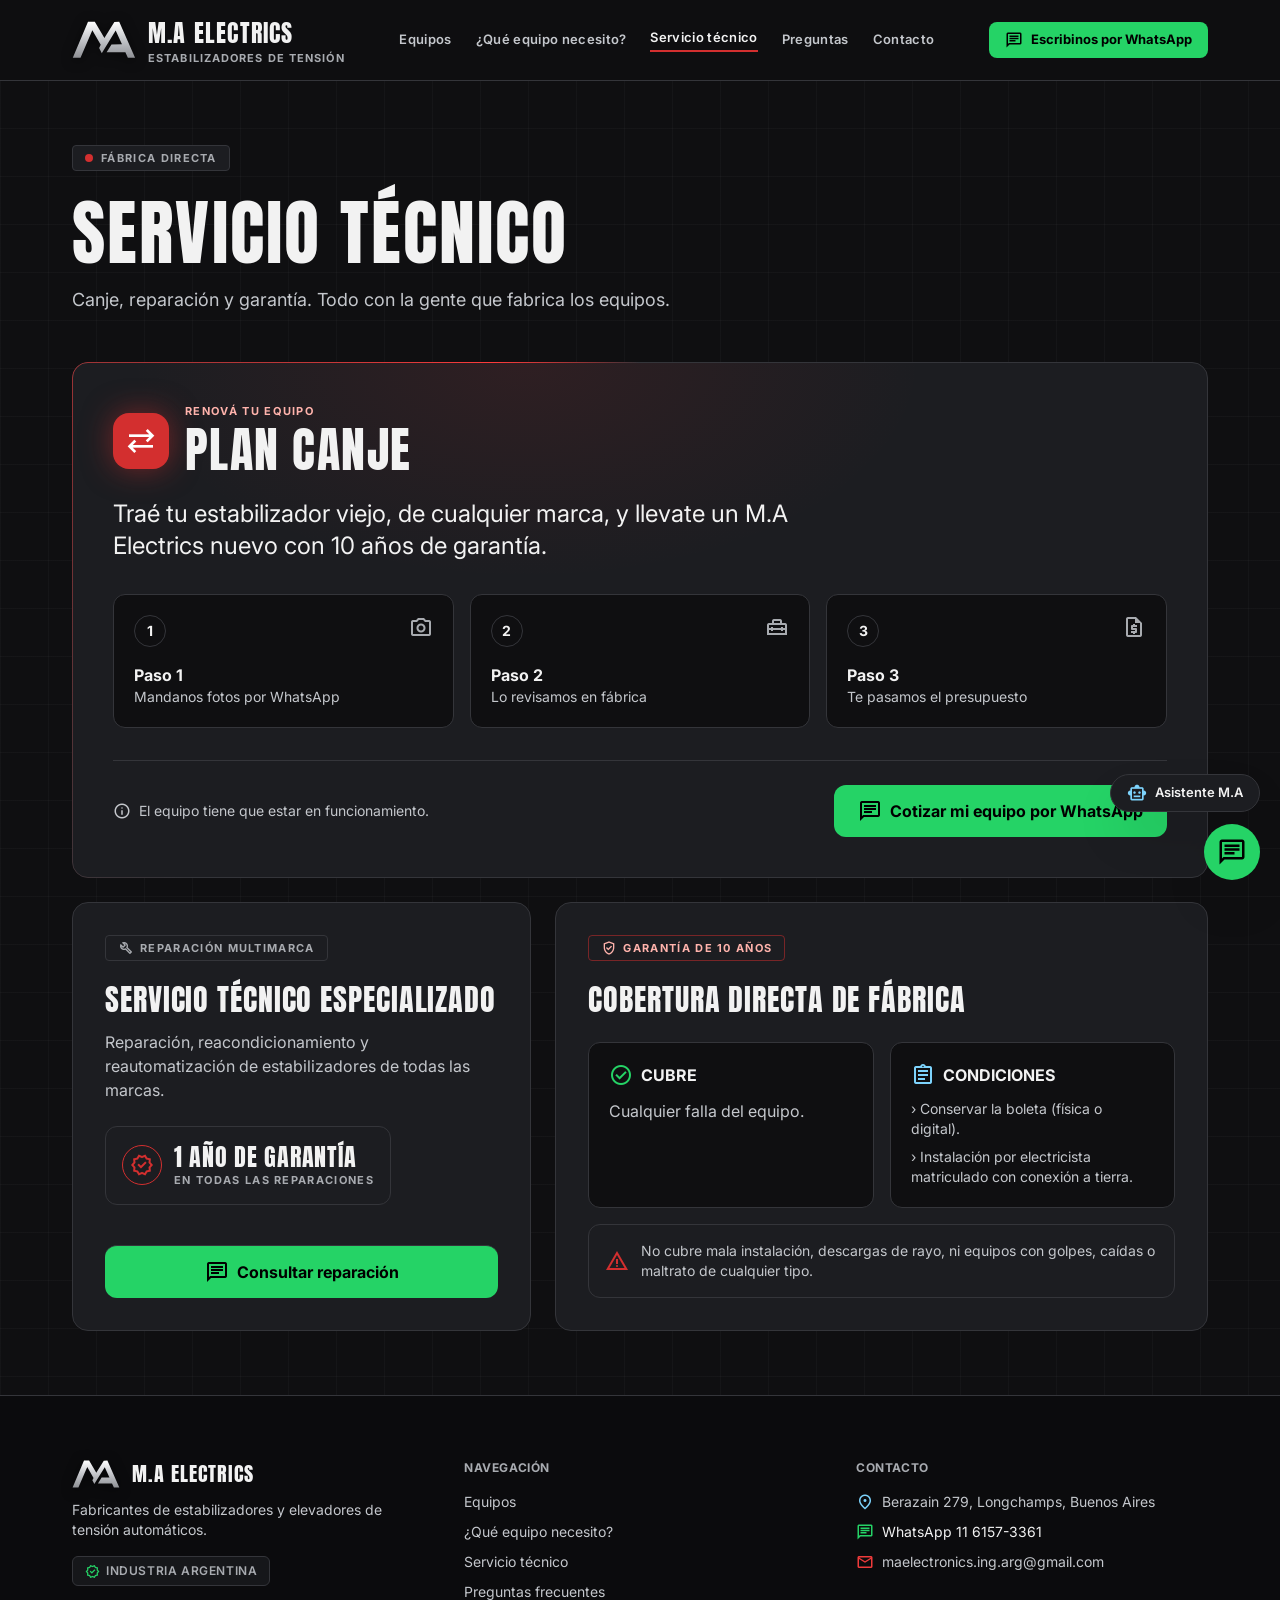
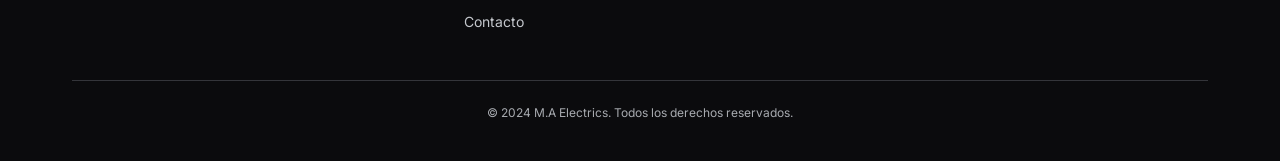
<file: servicio.html>
<!DOCTYPE html>
<html class="dark" lang="es">
<head>
<meta charset="utf-8">
<!-- Google tag (gtag.js) -->
<script async src="https://www.googletagmanager.com/gtag/js?id=G-9QQGJ3EWHC"></script>
<script>window.dataLayer=window.dataLayer||[];function gtag(){dataLayer.push(arguments);}gtag('js',new Date());gtag('config','G-9QQGJ3EWHC');</script>

<meta name="ma-version" content="v2026-10-03-ga">
<meta name="viewport" content="width=device-width, initial-scale=1.0">
<title>Reparación de estabilizadores y plan canje | M.A Electrics</title>
<meta name="description" content="Reparamos y reautomatizamos estabilizadores de todas las marcas, con 1 año de garantía. Plan canje: traé tu equipo usado y llevate uno nuevo.">
<meta property="og:title" content="Reparación de estabilizadores y plan canje | M.A Electrics">
<meta property="og:description" content="Reparamos y reautomatizamos estabilizadores de todas las marcas, con 1 año de garantía. Plan canje: traé tu equipo usado y llevate uno nuevo.">
<meta property="og:type" content="website">
<meta property="og:locale" content="es_AR">
<meta property="og:site_name" content="M.A Electrics">
<meta property="og:url" content="https://ma-electrics.vercel.app/servicio.html">
<meta property="og:image" content="https://ma-electrics.vercel.app/assets/img/og.jpg">
<meta name="twitter:card" content="summary_large_image">
<link rel="canonical" href="https://ma-electrics.vercel.app/servicio.html">
<meta name="theme-color" content="#0F0F11">
<link rel="icon" type="image/svg+xml" href="assets/img/favicon.svg">
<link rel="icon" type="image/png" sizes="32x32" href="assets/img/favicon-32.png">
<link rel="apple-touch-icon" href="assets/img/apple-touch-icon.png">
<link rel="preconnect" href="https://fonts.googleapis.com">
<link rel="preconnect" href="https://fonts.gstatic.com" crossorigin>
<link href="https://fonts.googleapis.com/css2?family=Anton&display=block" rel="stylesheet">
<link href="https://fonts.googleapis.com/css2?family=Inter:wght@400;500;600;700&display=swap" rel="stylesheet">
<link href="https://fonts.googleapis.com/css2?family=Material+Symbols+Outlined:opsz,wght,FILL,GRAD@20..48,100..700,0..1,-50..200&icon_names=arrow_forward,assignment,bolt,build,cable,calculate,call,chat,check,check_circle,chevron_right,close,directions,done,electric_bolt,electric_meter,electrical_services,energy_savings_leaf,expand_more,factory,fitness_center,flag,handyman,history,history_edu,home_repair_service,info,lightbulb,local_shipping,location_on,mail,memory,menu,open_in_new,payments,photo_camera,precision_manufacturing,published_with_changes,request_quote,smart_toy,speed,storefront,swap_vert,switch,sync_alt,tune,verified,verified_user,warning,workspace_premium&display=block" rel="stylesheet">
<link rel="stylesheet" href="assets/css/tailwind.css">
<link rel="stylesheet" href="assets/css/site.css">
<script type="application/ld+json">{"@context": "https://schema.org", "@type": "LocalBusiness", "@id": "https://ma-electrics.vercel.app/#negocio", "name": "M.A Electrics", "description": "Fabricantes de estabilizadores y elevadores de tensión automáticos monofásicos para casas, comercios y talleres.", "url": "https://ma-electrics.vercel.app/", "logo": "https://ma-electrics.vercel.app/assets/img/logo.jpg", "image": "https://ma-electrics.vercel.app/assets/img/og.jpg", "telephone": "+54 9 11 6157-3361", "email": "maelectronics.ing.arg@gmail.com", "priceRange": "$$", "address": {"@type": "PostalAddress", "streetAddress": "Berazain 279", "addressLocality": "Longchamps", "addressRegion": "Buenos Aires", "postalCode": "1854", "addressCountry": "AR"}, "areaServed": {"@type": "Country", "name": "Argentina"}, "sameAs": ["https://maps.app.goo.gl/WdGTRNUzSnEioxeb7"]}</script>
<script src="assets/js/analytics.js"></script>
</head>
<body class="bg-background font-body text-text-primary antialiased min-h-screen">
<header class="fixed top-0 left-0 right-0 z-50 bg-background/95 backdrop-blur-md border-b border-border">
  <div class="h-20 max-w-[1200px] mx-auto px-4 md:px-8 flex items-center justify-between gap-6">
    <a href="index.html" class="logo-link flex items-center gap-3">
      <svg class="ma-logo w-14 md:w-16" viewBox="-6 -6 488 288" role="img" aria-label="M.A Electrics"><defs><linearGradient id="svh" x1="0" y1="0" x2="0" y2="1"><stop offset="0" stop-color="#FFFFFF"/><stop offset=".45" stop-color="#C9CBCF"/><stop offset="1" stop-color="#8E9095"/></linearGradient><linearGradient id="shh" x1="0" y1="0" x2="1" y2="0"><stop offset="0" stop-color="#FF3B3B" stop-opacity="0"/><stop offset=".5" stop-color="#FF3B3B" stop-opacity=".95"/><stop offset="1" stop-color="#FF3B3B" stop-opacity="0"/></linearGradient><clipPath id="clh"><path d="M0,274 L59,275 L149,64 L213,176 L201,200 L221,239 L327,67 L375,172 L295,173 L258,232 L401,232 L420,275 L475,275 L354,0 L317,1 L241,124 L168,0 L116,0Z"/></clipPath></defs><path d="M0,274 L59,275 L149,64 L213,176 L201,200 L221,239 L327,67 L375,172 L295,173 L258,232 L401,232 L420,275 L475,275 L354,0 L317,1 L241,124 L168,0 L116,0Z" fill="url(#svh)"/><g clip-path="url(#clh)"><rect class="ma-shine" x="-160" y="-20" width="110" height="316" fill="url(#shh)" transform="skewX(-20)"/></g></svg>
      <span class="flex flex-col leading-none">
        <span class="font-display text-2xl uppercase tracking-wider">M.A Electrics</span>
        <span class="text-[11px] font-bold text-silver uppercase tracking-widest mt-1">Estabilizadores de tensión</span>
      </span>
    </a>
    <nav class="hidden lg:flex items-center gap-6 text-[13px] font-semibold tracking-wide">
      <a data-nav="equipos" href="equipos.html" class="nav-link">Equipos</a>
      <a data-nav="calculadora" href="index.html#calculadora" class="nav-link">¿Qué equipo necesito?</a>
      <a data-nav="servicio" href="servicio.html" class="nav-link">Servicio técnico</a>
      <a data-nav="preguntas" href="preguntas.html" class="nav-link">Preguntas</a>
      <a data-nav="contacto" href="preguntas.html#contacto" class="nav-link">Contacto</a>
    </nav>
    <div class="flex items-center gap-3">
      <a href="https://wa.me/5491161573361" target="_blank" rel="noopener" class="hidden sm:inline-flex items-center gap-2 bg-whatsapp hover:brightness-95 text-black text-[13px] font-bold px-4 py-2 rounded-lg">
        <span class="material-symbols-outlined text-[18px]">chat</span>Escribinos por WhatsApp</a>
      <button id="menu-btn" type="button" aria-label="Abrir menú" class="lg:hidden p-1 text-text-primary"><span class="material-symbols-outlined text-[30px]">menu</span></button>
    </div>
  </div>
  <nav id="mobile-menu" class="hidden lg:hidden border-t border-border bg-background px-4 py-4 flex-col gap-1 text-base font-semibold">
    <a href="equipos.html" class="py-3 border-b border-border">Equipos</a>
    <a href="index.html#calculadora" class="py-3 border-b border-border">¿Qué equipo necesito?</a>
    <a href="servicio.html" class="py-3 border-b border-border">Servicio técnico</a>
    <a href="preguntas.html" class="py-3 border-b border-border">Preguntas</a>
    <a href="preguntas.html#contacto" class="py-3">Contacto</a>
    <a href="https://wa.me/5491161573361" target="_blank" rel="noopener" class="mt-3 inline-flex justify-center items-center gap-2 bg-whatsapp text-black font-bold py-3 rounded-lg"><span class="material-symbols-outlined">chat</span>Escribinos por WhatsApp</a>
  </nav>
</header>
<main class="pt-20" data-page="servicio">
<div class="bg-grilla"><div class="max-w-[1200px] mx-auto px-4 md:px-8 py-12 md:py-16">
  <span class="inline-flex items-center gap-2 bg-surface-elevated border border-border px-3 py-1 rounded eyebrow text-silver mb-4"><span class="w-2 h-2 rounded-full bg-accent"></span>Fábrica directa</span>
  <h1 class="display-title text-5xl md:text-7xl mb-3">Servicio técnico</h1>
  <p class="text-lg text-text-secondary mb-12">Canje, reparación y garantía. Todo con la gente que fabrica los equipos.</p>

  <section class="glow-border relative bg-surface-elevated rounded-2xl p-6 md:p-10 mb-6 bg-[radial-gradient(ellipse_50%_60%_at_40%_0%,rgba(211,47,47,0.10),transparent_70%)]">
    <div class="relative">
      <div class="flex items-center gap-4 mb-5">
        <span class="w-14 h-14 rounded-2xl bg-accent flex items-center justify-center shadow-[0_0_30px_rgba(211,47,47,.5)]"><span class="material-symbols-outlined text-white text-[32px]">sync_alt</span></span>
        <div><div class="eyebrow text-accent-soft">Renová tu equipo</div><h2 class="display-title text-4xl md:text-5xl">Plan canje</h2></div>
      </div>
      <p class="text-xl md:text-2xl max-w-3xl mb-8">Traé tu estabilizador viejo, de cualquier marca, y llevate un M.A Electrics nuevo con 10 años de garantía.</p>
      <div class="grid grid-cols-1 md:grid-cols-3 gap-4 mb-8">
        <div class="card-hover reveal bg-background border border-border rounded-xl p-5"><div class="flex justify-between mb-4"><span class="w-8 h-8 rounded-full border border-border flex items-center justify-center text-sm font-bold">1</span><span class="material-symbols-outlined text-silver">photo_camera</span></div><div class="font-bold">Paso 1</div><div class="text-text-secondary text-sm">Mandanos fotos por WhatsApp</div></div>
        <div class="card-hover reveal bg-background border border-border rounded-xl p-5"><div class="flex justify-between mb-4"><span class="w-8 h-8 rounded-full border border-border flex items-center justify-center text-sm font-bold">2</span><span class="material-symbols-outlined text-silver">home_repair_service</span></div><div class="font-bold">Paso 2</div><div class="text-text-secondary text-sm">Lo revisamos en fábrica</div></div>
        <div class="card-hover reveal bg-background border border-border rounded-xl p-5"><div class="flex justify-between mb-4"><span class="w-8 h-8 rounded-full border border-border flex items-center justify-center text-sm font-bold">3</span><span class="material-symbols-outlined text-silver">request_quote</span></div><div class="font-bold">Paso 3</div><div class="text-text-secondary text-sm">Te pasamos el presupuesto</div></div>
      </div>
      <div class="border-t border-border pt-6 flex flex-col md:flex-row md:items-center justify-between gap-4">
        <p class="flex items-center gap-2 text-sm text-text-secondary"><span class="material-symbols-outlined text-[18px]">info</span>El equipo tiene que estar en funcionamiento.</p>
        <a href="https://wa.me/5491161573361?text=Hola%2C%20quiero%20cotizar%20mi%20equipo%20para%20el%20Plan%20Canje" target="_blank" rel="noopener" class="inline-flex items-center justify-center gap-2 bg-whatsapp text-black font-bold px-6 py-3.5 rounded-xl"><span class="material-symbols-outlined">chat</span>Cotizar mi equipo por WhatsApp</a>
      </div>
    </div>
  </section>

  <div class="grid grid-cols-1 lg:grid-cols-12 gap-6">
    <section class="card-hover reveal lg:col-span-5 bg-surface-elevated border border-border rounded-2xl p-6 md:p-8 flex flex-col justify-between">
      <div>
        <span class="inline-flex items-center gap-1.5 border border-border text-silver px-3 py-1 rounded eyebrow mb-5"><span class="material-symbols-outlined text-[16px]">build</span>Reparación multimarca</span>
        <h2 class="display-title text-3xl mb-3">Servicio técnico especializado</h2>
        <p class="text-text-secondary mb-6">Reparación, reacondicionamiento y reautomatización de estabilizadores de todas las marcas.</p>
        <div class="inline-flex items-center gap-3 border border-border rounded-xl p-4 mb-6">
          <span class="w-10 h-10 rounded-full border border-accent flex items-center justify-center text-accent"><span class="material-symbols-outlined">verified</span></span>
          <div><div class="display-title text-2xl">1 año de garantía</div><div class="eyebrow text-silver">En todas las reparaciones</div></div>
        </div>
      </div>
      <a href="https://wa.me/5491161573361?text=Hola%2C%20tengo%20un%20equipo%20para%20reparar" target="_blank" rel="noopener" class="inline-flex items-center justify-center gap-2 bg-whatsapp text-black font-bold py-3.5 rounded-xl border-t border-border"><span class="material-symbols-outlined">chat</span>Consultar reparación</a>
    </section>
    <section class="card-hover reveal lg:col-span-7 bg-surface-elevated border border-border rounded-2xl p-6 md:p-8">
      <span class="inline-flex items-center gap-1.5 border border-accent/50 text-accent-soft px-3 py-1 rounded eyebrow mb-5"><span class="material-symbols-outlined text-[16px]">verified_user</span>Garantía de 10 años</span>
      <h2 class="display-title text-3xl mb-6">Cobertura directa de fábrica</h2>
      <div class="grid grid-cols-1 sm:grid-cols-2 gap-4 mb-4">
        <div class="bg-background border border-border rounded-xl p-5"><div class="flex items-center gap-2 font-bold uppercase mb-3"><span class="material-symbols-outlined text-whatsapp">check_circle</span>Cubre</div><p class="text-text-secondary">Cualquier falla del equipo.</p></div>
        <div class="bg-background border border-border rounded-xl p-5"><div class="flex items-center gap-2 font-bold uppercase mb-3"><span class="material-symbols-outlined text-sky-300">assignment</span>Condiciones</div><ul class="text-text-secondary text-sm space-y-2"><li>› Conservar la boleta (física o digital).</li><li>› Instalación por electricista matriculado con conexión a tierra.</li></ul></div>
      </div>
      <div class="flex items-center gap-3 border border-border rounded-xl p-4 text-sm text-text-secondary"><span class="material-symbols-outlined text-accent">warning</span>No cubre mala instalación, descargas de rayo, ni equipos con golpes, caídas o maltrato de cualquier tipo.</div>
    </section>
  </div>
</div>
</div>
</main>
<footer class="bg-[#0B0B0D] border-t border-border pt-16 pb-28 lg:pb-10">
  <div class="max-w-[1200px] mx-auto px-4 md:px-8">
    <div class="grid grid-cols-1 md:grid-cols-3 gap-10 mb-12">
      <div>
        <div class="logo-link flex items-center gap-3 mb-3">
          <svg class="ma-logo w-12" viewBox="-6 -6 488 288" role="img" aria-label="M.A Electrics"><defs><linearGradient id="svf" x1="0" y1="0" x2="0" y2="1"><stop offset="0" stop-color="#FFFFFF"/><stop offset=".45" stop-color="#C9CBCF"/><stop offset="1" stop-color="#8E9095"/></linearGradient><linearGradient id="shf" x1="0" y1="0" x2="1" y2="0"><stop offset="0" stop-color="#FF3B3B" stop-opacity="0"/><stop offset=".5" stop-color="#FF3B3B" stop-opacity=".95"/><stop offset="1" stop-color="#FF3B3B" stop-opacity="0"/></linearGradient><clipPath id="clf"><path d="M0,274 L59,275 L149,64 L213,176 L201,200 L221,239 L327,67 L375,172 L295,173 L258,232 L401,232 L420,275 L475,275 L354,0 L317,1 L241,124 L168,0 L116,0Z"/></clipPath></defs><path d="M0,274 L59,275 L149,64 L213,176 L201,200 L221,239 L327,67 L375,172 L295,173 L258,232 L401,232 L420,275 L475,275 L354,0 L317,1 L241,124 L168,0 L116,0Z" fill="url(#svf)"/><g clip-path="url(#clf)"><rect class="ma-shine" x="-160" y="-20" width="110" height="316" fill="url(#shf)" transform="skewX(-20)"/></g></svg>
          <span class="font-display text-xl uppercase tracking-wider">M.A Electrics</span>
        </div>
        <p class="text-sm text-text-secondary max-w-xs mb-4">Fabricantes de estabilizadores y elevadores de tensión automáticos.</p>
        <span class="inline-flex items-center gap-1.5 border border-border bg-surface text-silver text-xs px-3 py-1.5 rounded-md uppercase tracking-wider font-semibold"><span class="material-symbols-outlined text-[15px] text-whatsapp">verified</span>Industria Argentina</span>
      </div>
      <div>
        <h4 class="text-xs font-bold uppercase text-silver tracking-wider mb-4">Navegación</h4>
        <ul class="space-y-2.5 text-sm text-text-secondary">
          <li><a class="hover:text-text-primary" href="equipos.html">Equipos</a></li>
          <li><a class="hover:text-text-primary" href="index.html#calculadora">¿Qué equipo necesito?</a></li>
          <li><a class="hover:text-text-primary" href="servicio.html">Servicio técnico</a></li>
          <li><a class="hover:text-text-primary" href="preguntas.html">Preguntas frecuentes</a></li>
          <li><a class="hover:text-text-primary" href="preguntas.html#contacto">Contacto</a></li>
        </ul>
      </div>
      <div>
        <h4 class="text-xs font-bold uppercase text-silver tracking-wider mb-4">Contacto</h4>
        <div class="space-y-2.5 text-sm text-text-secondary">
          <p><a class="flex items-center gap-2 hover:text-text-primary" href="https://maps.app.goo.gl/WdGTRNUzSnEioxeb7" target="_blank" rel="noopener"><span class="material-symbols-outlined text-[18px]" style="color:#7DD3FC">location_on</span>Berazain 279, Longchamps, Buenos Aires</a></p>
          <p><a class="flex items-center gap-2 text-text-primary hover:text-whatsapp" href="https://wa.me/5491161573361" target="_blank" rel="noopener"><span class="material-symbols-outlined text-[18px] text-whatsapp">chat</span>WhatsApp 11 6157-3361</a></p>
          <p><a class="flex items-center gap-2 hover:text-text-primary break-all" href="mailto:maelectronics.ing.arg@gmail.com"><span class="material-symbols-outlined text-[18px]" style="color:#EF3B3B">mail</span>maelectronics.ing.arg@gmail.com</a></p>
        </div>
      </div>
    </div>
    <div class="border-t border-border pt-6 text-center text-xs text-silver">© 2024 M.A Electrics. Todos los derechos reservados.</div>
  </div>
</footer>

<!-- Botones flotantes -->
<div class="fixed bottom-5 right-5 z-40 hidden lg:flex flex-col items-end gap-3" id="float-desk">
  <div id="assist-panel" class="hidden w-[300px] max-w-[calc(100vw-40px)] bg-surface-elevated border border-border rounded-2xl shadow-2xl p-4">
    <div class="flex items-center justify-between mb-3">
      <span class="flex items-center gap-2 font-bold"><span class="material-symbols-outlined text-sky-300">smart_toy</span>Asistente M.A</span>
      <button id="assist-close" type="button" aria-label="Cerrar" class="text-silver hover:text-text-primary"><span class="material-symbols-outlined">close</span></button>
    </div>
    <p class="text-sm text-text-secondary mb-3">¿En qué te ayudamos?</p>
    <div class="flex flex-col gap-2 text-sm">
      <a href="index.html#calculadora" class="assist-opt">¿Qué equipo necesito? (calculadora)</a>
      <a href="equipos.html" class="assist-opt">Ver equipos y precios</a>
      <a href="preguntas.html" class="assist-opt">Preguntas frecuentes</a>
      <a href="https://wa.me/5491161573361?text=Hola%2C%20quiero%20hacer%20una%20consulta" target="_blank" rel="noopener" class="assist-opt !bg-whatsapp !text-black font-bold text-center">Hablar por WhatsApp</a>
    </div>
  </div>
  <button id="assist-btn" type="button" class="flex items-center gap-2 bg-surface-elevated hover:bg-surface-high border border-border text-text-primary px-3 sm:px-4 py-2 rounded-full shadow-2xl text-[13px] font-semibold">
    <span class="material-symbols-outlined text-sky-300 text-[20px]">smart_toy</span><span class="hidden sm:inline">Asistente M.A</span>
  </button>
  <a id="wa-bubble" href="https://wa.me/5491161573361?text=Hola%2C%20quiero%20que%20me%20ayuden%20a%20elegir%20un%20estabilizador" target="_blank" rel="noopener" class="hidden relative max-w-[250px] bg-white text-[#111214] rounded-2xl rounded-br-sm shadow-2xl px-4 py-3 text-sm">
    <button id="wa-bubble-close" type="button" aria-label="Cerrar" class="absolute -top-2 -left-2 w-6 h-6 rounded-full bg-surface-high text-white border border-border flex items-center justify-center text-xs">✕</button>
    <strong class="block">¿Te ayudamos a elegir tu equipo?</strong>Escribinos y te respondemos los fabricantes.
  </a>
  <a href="https://wa.me/5491161573361" target="_blank" rel="noopener" aria-label="WhatsApp" class="w-14 h-14 flex items-center justify-center bg-whatsapp text-black rounded-full shadow-2xl hover:scale-105 transition">
    <span class="material-symbols-outlined text-[30px]">chat</span>
  </a>
</div>

<!-- Barra inferior para celular -->
<div id="wa-bubble-m" class="lg:hidden hidden fixed left-3 right-3 z-50 bg-white text-[#111214] rounded-2xl shadow-2xl px-4 py-3 text-sm flex items-start gap-3" style="bottom:calc(76px + env(safe-area-inset-bottom))">
  <a href="https://wa.me/5491161573361?text=Hola%2C%20quiero%20que%20me%20ayuden%20a%20elegir%20un%20estabilizador" target="_blank" rel="noopener" class="flex-1"><strong class="block">¿Te ayudamos a elegir tu equipo?</strong>Escribinos y te responden los fabricantes.</a>
  <button id="wa-bubble-m-close" type="button" aria-label="Cerrar" class="w-8 h-8 shrink-0 rounded-full bg-[#111214] text-white text-xs">✕</button>
</div>
<nav class="mbar lg:hidden fixed bottom-0 left-0 right-0 z-40 bg-background/95 backdrop-blur-md border-t border-border grid grid-cols-4" aria-label="Accesos rápidos">
  <a href="https://wa.me/5491161573361" target="_blank" rel="noopener" class="mbar-btn text-whatsapp"><span class="material-symbols-outlined">chat</span>WhatsApp</a>
  <a href="tel:+5491161573361" class="mbar-btn"><span class="material-symbols-outlined">call</span>Llamar</a>
  <a href="index.html#calculadora" class="mbar-btn"><span class="material-symbols-outlined">calculate</span>Calculadora</a>
  <a href="https://maps.app.goo.gl/WdGTRNUzSnEioxeb7" target="_blank" rel="noopener" class="mbar-btn"><span class="material-symbols-outlined" style="color:#7DD3FC">directions</span>Cómo llegar</a>
</nav>
<div id="toast" class="fixed bottom-24 left-1/2 -translate-x-1/2 z-50 bg-surface-high border border-border px-4 py-2 rounded-lg text-sm font-semibold opacity-0 pointer-events-none transition-opacity">Email copiado</div>
<script src="assets/js/precios.js"></script>
<script src="assets/js/main.js"></script>

</body>
</html>
</file>
<file: assets/css/site.css>
@font-face { font-family: "Inter Fallback"; src: local("Arial"); size-adjust: 107%; ascent-override: 90%; descent-override: 22%; line-gap-override: 0%; }
@font-face { font-family: "Anton Fallback"; src: local("Impact"), local("Arial Narrow Bold"), local("Arial Narrow"); size-adjust: 96%; }
html { scroll-behavior: smooth; }
section[id], [id].anchor { scroll-margin-top: 96px; }
.material-symbols-outlined { font-family: 'Material Symbols Outlined'; font-weight: normal; font-style: normal; line-height: 1; display: inline-block; width: 1em; height: 1em; overflow: hidden; white-space: nowrap; flex-shrink: 0; font-variation-settings: 'FILL' 0, 'wght' 400, 'GRAD' 0, 'opsz' 24; vertical-align: middle; }
.nav-link { color: #C4C7CC; transition: color .15s; }
.nav-link:hover, .nav-link.active { color: #F2F2F2; }
.nav-link.active { border-bottom: 2px solid #D32F2F; padding-bottom: 2px; }
.assist-opt { display: block; padding: 10px 12px; border-radius: 10px; background: #26272C; border: 1px solid #34353A; color: #F2F2F2; }
.assist-opt:hover { border-color: #A8ABB0; }
.opt-btn { background: #1C1D21; border: 1px solid #34353A; color: #C4C7CC; transition: all .15s; }
.opt-btn:hover { border-color: #A8ABB0; }
.opt-btn.active { border-color: #D32F2F; color: #F2F2F2; box-shadow: 0 0 16px rgba(211,47,47,.25); }
.display-title { font-family: Anton, "Anton Fallback", sans-serif; text-transform: uppercase; letter-spacing: .03em; line-height: 1.05; }
.eyebrow { font-size: 11px; font-weight: 700; letter-spacing: .12em; text-transform: uppercase; }
details summary::-webkit-details-marker { display: none; }
details[open] .chev { transform: rotate(180deg); }
.chev { transition: transform .2s; }

/* Títulos: más aire para acentos y la Ñ */
.display-title { line-height: 1.15; padding-top: .06em; }

/* Tarjetas con elevación al pasar el mouse */
.card-hover { transition: transform .3s ease, box-shadow .3s ease, border-color .3s ease; }
.card-hover:hover { transform: translateY(-8px); box-shadow: 0 18px 40px -12px rgba(211,47,47,.35), 0 0 0 1px rgba(211,47,47,.55); border-color: rgba(211,47,47,.7); }
.card-hover .ico { transition: transform .35s cubic-bezier(.34,1.56,.64,1); display: inline-block; }
.card-hover:hover .ico, .card-hover.in-view .ico { transform: scale(1.2) rotate(-8deg); }
.card-hover.in-view .ico { animation: icoPop .6s .2s both; transform: none; }
@keyframes icoPop { 0% { transform: scale(.6) rotate(-20deg); } 60% { transform: scale(1.25) rotate(8deg); } 100% { transform: scale(1) rotate(0); } }

/* Aparición al hacer scroll (sirve en celular) */
.reveal { opacity: 0; transform: translateY(24px); transition: opacity .6s ease, transform .6s ease; }
.reveal.in-view { opacity: 1; transform: none; }
.reveal.card-hover.in-view:hover { transform: translateY(-8px); }

/* Preguntas con despliegue suave */
.faq-body { overflow: hidden; }

/* Círculos animados dentro del bloque de la cuenta */
.blob { position: absolute; border-radius: 9999px; filter: blur(60px); pointer-events: none; }
.blob-a { width: 280px; height: 280px; background: rgba(211,47,47,.35); animation: floatA 14s ease-in-out infinite; }
.blob-b { width: 220px; height: 220px; background: rgba(211,47,47,.18); animation: floatB 18s ease-in-out infinite; }
@keyframes floatA { 0%,100% { transform: translate(60%, 30%); } 50% { transform: translate(180%, -20%); } }
@keyframes floatB { 0%,100% { transform: translate(250%, 60%); } 50% { transform: translate(40%, 10%); } }

/* Bloque mayorista en plateado */
.metal { background: linear-gradient(135deg, #EDEEF0 0%, #C9CBCF 45%, #9A9CA0 100%); color: #111214; }

@media (prefers-reduced-motion: reduce) {
  .reveal { opacity: 1; transform: none; transition: none; }
  .blob-a, .blob-b, .card-hover.in-view .ico { animation: none; }
}

/* Tarjetas de contacto con luz del color de su ícono */
.cc { --c: 168,171,176; border-color: rgba(var(--c), .35); box-shadow: 0 0 18px -6px rgba(var(--c), .35), inset 0 0 0 0 rgba(var(--c), 0); transition: box-shadow .3s, border-color .3s, transform .3s; }
.cc:hover { border-color: rgba(var(--c), .9); box-shadow: 0 0 28px -4px rgba(var(--c), .6); transform: translateY(-3px); }
.cc-wa { --c: 37,211,102; }
.cc-map { --c: 125,211,252; }
.cc-mail { --c: 239,59,59; }
.cc-envio { --c: 139,195,74; border-image: none; box-shadow: -10px 0 22px -10px rgba(139,195,74,.6), 10px 0 22px -10px rgba(183,28,28,.7); border-color: rgba(139,195,74,.45) rgba(183,28,28,.55) rgba(183,28,28,.55) rgba(139,195,74,.45); }
.cc-envio:hover { box-shadow: -14px 0 30px -8px rgba(139,195,74,.8), 14px 0 30px -8px rgba(183,28,28,.9); border-color: #8BC34A #B71C1C #B71C1C #8BC34A; }
.ico-viacargo { background: linear-gradient(135deg, #8BC34A 0%, #8BC34A 45%, #B71C1C 60%, #B71C1C 100%); -webkit-background-clip: text; background-clip: text; color: transparent !important; }

/* Borde con luz roja que gira alrededor (mismo grosor que el borde) */
@property --ang { syntax: '<angle>'; inherits: false; initial-value: 0deg; }
.glow-border { position: relative; border: 1px solid #34353A !important; }
.glow-border::before {
  content: ""; position: absolute; inset: -1px; border-radius: inherit; padding: 1px; pointer-events: none; z-index: 2;
  background: conic-gradient(from var(--ang), transparent 0deg, transparent 240deg, rgba(211,47,47,.5) 285deg, #FF3B3B 330deg, rgba(211,47,47,.5) 350deg, transparent 360deg);
  -webkit-mask: linear-gradient(#000 0 0) content-box, linear-gradient(#000 0 0); -webkit-mask-composite: xor; mask: linear-gradient(#000 0 0) content-box exclude, linear-gradient(#000 0 0);
  animation: giro 6s linear infinite;
}
@keyframes giro { to { --ang: 360deg; } }

/* Fondo de ondas de tensión en movimiento */
.bg-onda { position: relative; overflow: hidden; }
.bg-onda::before, .bg-onda::after { content: ""; position: absolute; left: 0; right: 0; height: 160px; pointer-events: none; z-index: 0; background-repeat: repeat-x; }
.bg-onda::before { top: 18%; background-image: url("data:image/svg+xml,%3Csvg xmlns='http://www.w3.org/2000/svg' width='480' height='160'%3E%3Cpath d='M0 80 C60 10 180 10 240 80 S420 150 480 80' fill='none' stroke='%23D32F2F' stroke-opacity='.28' stroke-width='1.5'/%3E%3C/svg%3E"); animation: onda 9s linear infinite; }
.bg-onda::after { bottom: 12%; background-image: url("data:image/svg+xml,%3Csvg xmlns='http://www.w3.org/2000/svg' width='360' height='160'%3E%3Cpath d='M0 80 C45 30 135 30 180 80 S315 130 360 80' fill='none' stroke='%23A8ABB0' stroke-opacity='.14' stroke-width='1.2'/%3E%3C/svg%3E"); animation: onda2 14s linear infinite; }
.bg-onda > *:not(.absolute) { position: relative; z-index: 1; }
@keyframes onda { from { background-position-x: 0; } to { background-position-x: -480px; } }
@keyframes onda2 { from { background-position-x: 0; } to { background-position-x: 360px; } }
.bg-grilla { background-image: linear-gradient(rgba(168,171,176,.045) 1px, transparent 1px), linear-gradient(90deg, rgba(168,171,176,.045) 1px, transparent 1px); background-size: 48px 48px; }

/* Botón WhatsApp grande con brillo al pasar el mouse */
.btn-wa-big { transition: box-shadow .3s, transform .2s; }
.btn-wa-big:hover { box-shadow: 0 0 40px 4px rgba(37,211,102,.45), -30px 0 40px -10px rgba(37,211,102,.4), 30px 0 40px -10px rgba(37,211,102,.4); transform: translateY(-1px); }

@media (prefers-reduced-motion: reduce) {
  .glow-border::before, .bg-onda::before, .bg-onda::after { animation: none; }
}

/* Globito de WhatsApp */
#wa-bubble { opacity: 0; transform: translateY(8px) scale(.96); transition: opacity .3s, transform .3s; }
#wa-bubble.show { opacity: 1; transform: none; }

/* Logo M.A vectorial con destello rojo */
.ma-logo { height: auto; overflow: visible; filter: drop-shadow(0 2px 6px rgba(0,0,0,.6)); transition: transform .3s ease, filter .3s ease; }
.ma-shine { animation: maShine 7s ease-in-out infinite; }
@keyframes maShine { 0%, 55% { transform: translateX(0) skewX(-20deg); } 80%, 100% { transform: translateX(760px) skewX(-20deg); } }
.logo-link:hover .ma-logo { transform: scale(1.06); filter: drop-shadow(0 0 10px rgba(255,59,59,.55)); }
.logo-link:hover .ma-shine { animation-duration: 1.6s; }
@media (prefers-reduced-motion: reduce) { .ma-shine { animation: none; opacity: 0; } }

html, body { overflow-x: hidden; }
@media (max-width: 640px) {
  #wa-bubble { max-width: 210px; font-size: 13px; padding: 10px 12px; }
}

/* ===== Celular ===== */
* { -webkit-tap-highlight-color: transparent; }
.mbar { padding-bottom: env(safe-area-inset-bottom); }
.mbar-btn { display: flex; flex-direction: column; align-items: center; justify-content: center; gap: 2px; padding: 8px 2px 10px; font-size: 11px; font-weight: 600; color: #C4C7CC; min-height: 60px; }
.mbar-btn .material-symbols-outlined { font-size: 24px; }
.mbar-btn:active { background: #1C1D21; }
@media (max-width: 1023px) {
  body { padding-bottom: calc(64px + env(safe-area-inset-bottom)); }
  #toast { bottom: calc(84px + env(safe-area-inset-bottom)); }
}
/* En pantallas táctiles no dejar tarjetas "pegadas" en estado hover */
@media (hover: none) {
  .card-hover:hover { transform: none; box-shadow: none; border-color: #34353A; }
  .card-hover:active { transform: scale(.985); }
  .cc:hover { transform: none; }
  .btn-wa-big:hover { box-shadow: none; }
}
@media (max-width: 400px) {
  .display-title { letter-spacing: .015em; }
}
@media (hover: none) { .tap { min-height: 44px; display: inline-flex; align-items: center; } a.tap.text-center { display: flex; justify-content: center; } }

/* Foco visible al navegar con teclado (no aparece con el mouse) */
a:focus-visible, button:focus-visible, summary:focus-visible, input:focus-visible, select:focus-visible, textarea:focus-visible, [tabindex]:focus-visible {
  outline: 2px solid #F2F2F2; outline-offset: 3px; border-radius: 6px; box-shadow: 0 0 0 5px rgba(211,47,47,.55);
}
</file>
